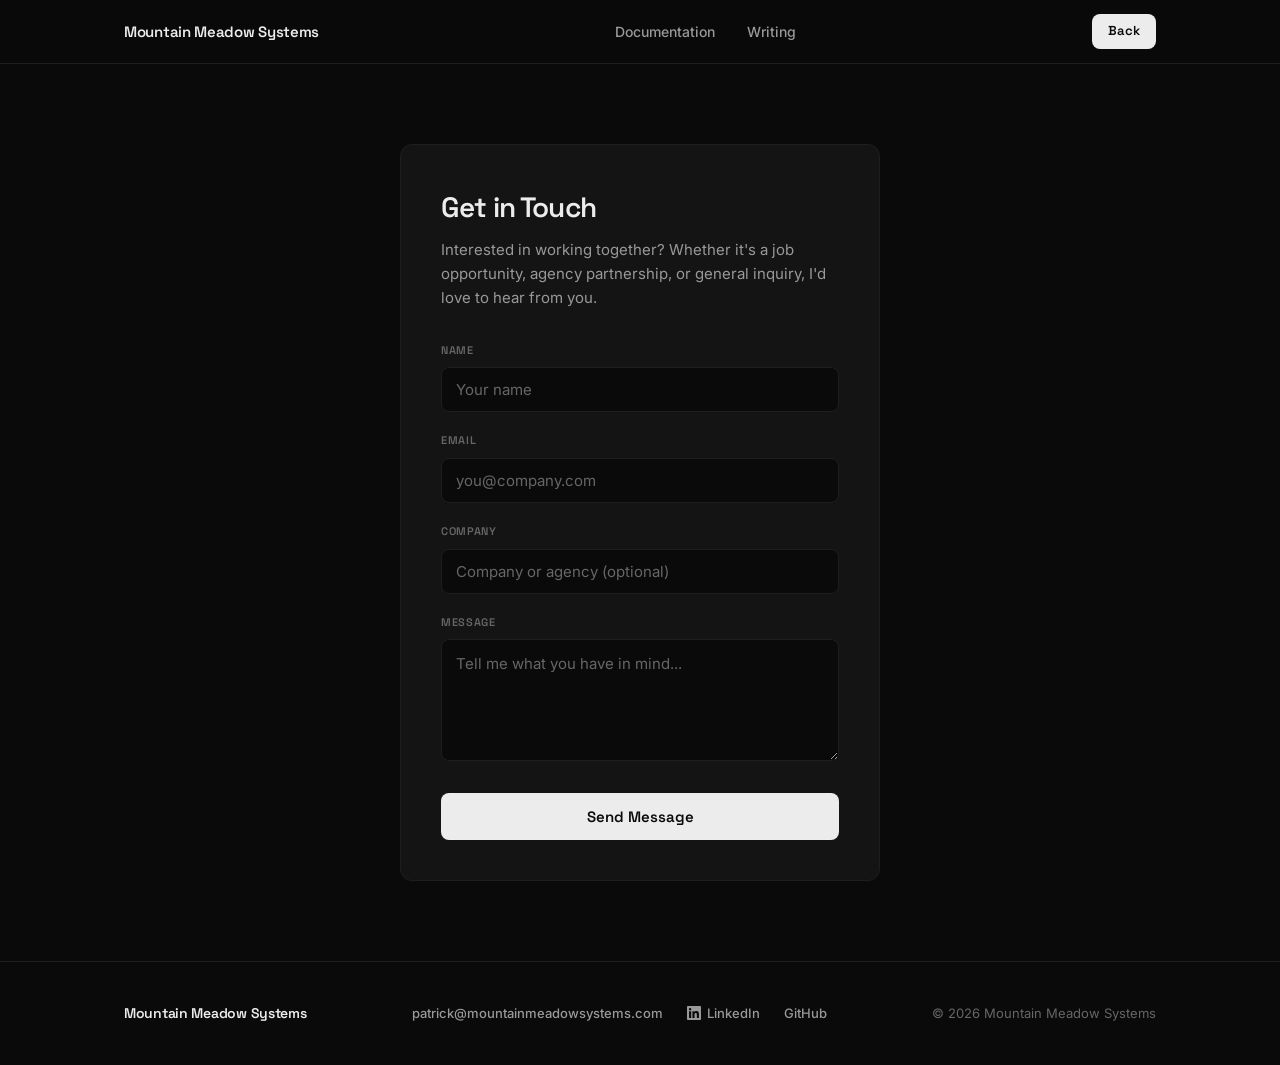
<file: contact.html>
<!DOCTYPE html>
<html lang="en">
<head>
    <meta charset="UTF-8">
    <meta name="viewport" content="width=device-width, initial-scale=1.0">
    <meta name="description" content="Get in touch with Patrick Kidwell — job opportunities, agency inquiries, and general contact.">
    <title>Contact | Mountain Meadow Systems</title>
    <link rel="icon" type="image/png" href="/favicon.png">
    <link rel="apple-touch-icon" href="/apple-touch-icon.png">
    <link rel="stylesheet" href="styles.css?v=5">
    <link rel="preconnect" href="https://fonts.googleapis.com">
    <link rel="preconnect" href="https://fonts.gstatic.com" crossorigin>
    <link href="https://fonts.googleapis.com/css2?family=Space+Grotesk:wght@500;600;700&family=Inter:wght@400;500;600&family=JetBrains+Mono:wght@400;500&display=swap" rel="stylesheet">
</head>
<body>

    <nav class="navbar">
        <div class="container">
            <a href="/" class="logo">
                <span class="logo-text">Mountain Meadow Systems</span>
            </a>
            <ul class="nav-links">
                <li><a href="/documentation">Documentation</a></li>
                <li><a href="/writing">Writing</a></li>
            </ul>
            <a href="/" class="btn btn-nav">Back</a>
            <button class="nav-toggle" aria-label="Menu"><span></span><span></span><span></span></button>
        </div>
    </nav>

    <main class="demo-page">
        <div class="container">
            <div class="form-card">
                <h1>Get in Touch</h1>
                <p class="form-subtitle">Interested in working together? Whether it's a job opportunity, agency partnership, or general inquiry, I'd love to hear from you.</p>
                <form action="https://formspree.io/f/xpqjoqvl" method="POST">
                    <div class="form-group">
                        <label class="form-label" for="name">Name</label>
                        <input class="form-input" type="text" id="name" name="name" required placeholder="Your name">
                    </div>
                    <div class="form-group">
                        <label class="form-label" for="email">Email</label>
                        <input class="form-input" type="email" id="email" name="email" required placeholder="you@company.com">
                    </div>
                    <div class="form-group">
                        <label class="form-label" for="company">Company</label>
                        <input class="form-input" type="text" id="company" name="company" placeholder="Company or agency (optional)">
                    </div>
                    <div class="form-group">
                        <label class="form-label" for="message">Message</label>
                        <textarea class="form-textarea" id="message" name="message" rows="4" placeholder="Tell me what you have in mind..."></textarea>
                    </div>
                    <button type="submit" class="btn btn-primary form-submit">Send Message</button>
                </form>
            </div>
        </div>
    </main>

    <footer class="footer">
        <div class="container">
            <div class="footer-row">
                <div class="footer-left">
                    <div class="footer-brand">
                        <span>Mountain Meadow Systems</span>
                    </div>
                </div>
                <div class="footer-contact">
                    <a href="mailto:patrick@mountainmeadowsystems.com" class="footer-link">patrick@mountainmeadowsystems.com</a>
                    <a href="https://www.linkedin.com/in/ptkidwell" target="_blank" rel="noopener" class="footer-link footer-linkedin">
                        <svg xmlns="http://www.w3.org/2000/svg" width="14" height="14" viewBox="0 0 24 24" fill="currentColor"><path d="M20.447 20.452h-3.554v-5.569c0-1.328-.027-3.037-1.852-3.037-1.853 0-2.136 1.445-2.136 2.939v5.667H9.351V9h3.414v1.561h.046c.477-.9 1.637-1.85 3.37-1.85 3.601 0 4.267 2.37 4.267 5.455v6.286zM5.337 7.433a2.062 2.062 0 01-2.063-2.065 2.064 2.064 0 112.063 2.065zm1.782 13.019H3.555V9h3.564v11.452zM22.225 0H1.771C.792 0 0 .774 0 1.729v20.542C0 23.227.792 24 1.771 24h20.451C23.2 24 24 23.227 24 22.271V1.729C24 .774 23.2 0 22.222 0h.003z"/></svg>
                        LinkedIn
                    </a>
                    <a href="https://github.com/pkidwell22" target="_blank" rel="noopener" class="footer-link">GitHub</a>
                </div>
                <p class="footer-copy">&copy; 2026 Mountain Meadow Systems</p>
            </div>
        </div>
    </footer>

    <script>document.querySelector('.nav-toggle').addEventListener('click',function(){document.querySelector('.navbar').classList.toggle('open')});</script>
</body>
</html>
</file>
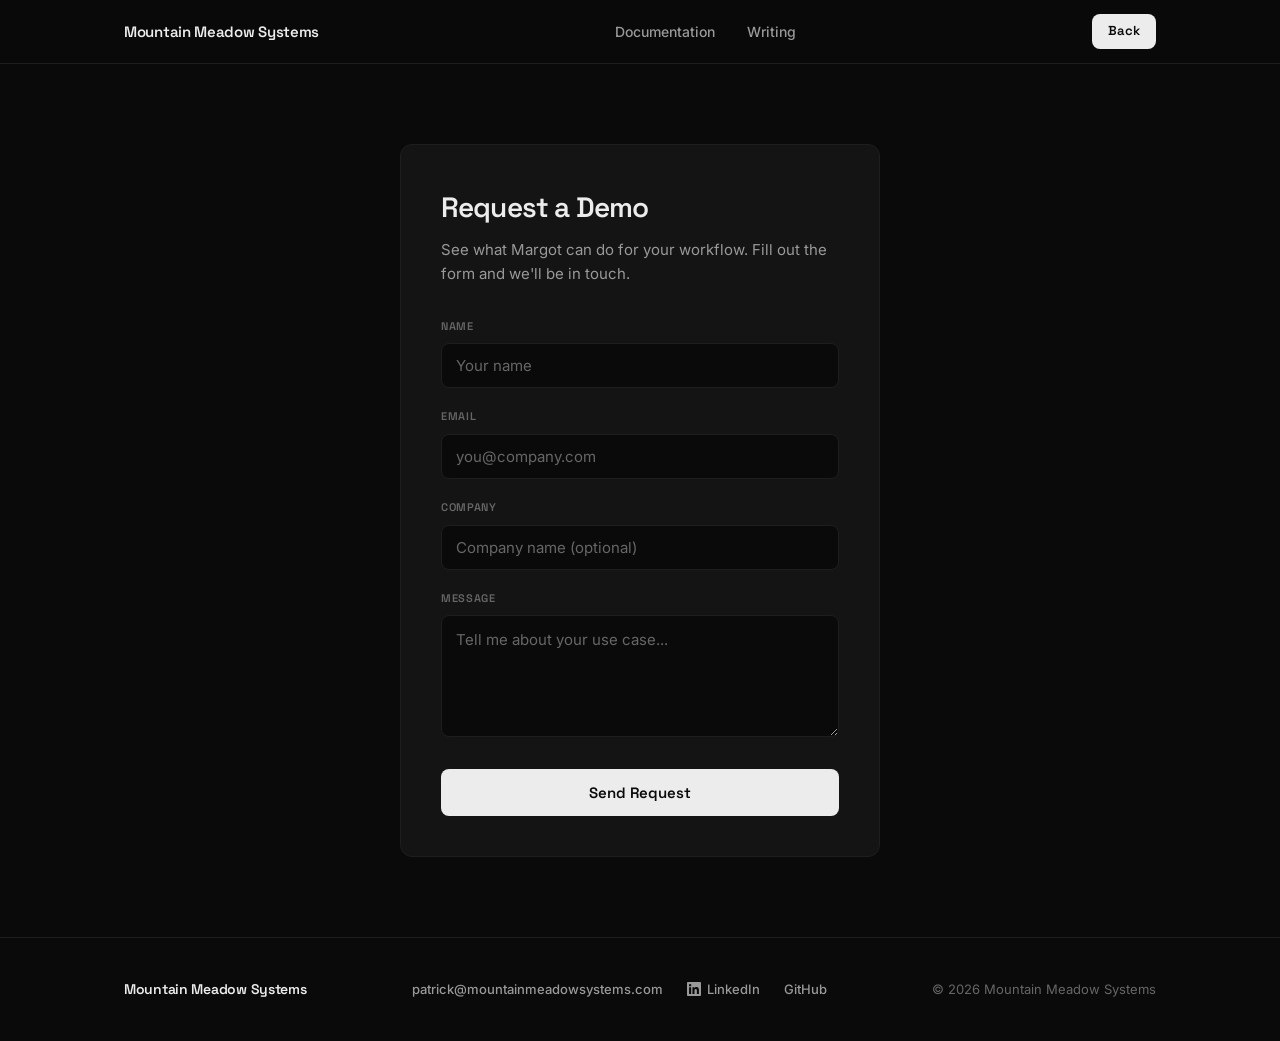
<file: demo.html>
<!DOCTYPE html>
<html lang="en">
<head>
    <meta charset="UTF-8">
    <meta name="viewport" content="width=device-width, initial-scale=1.0">
    <meta name="description" content="Request a demo of Margot, a multi-agent AI desktop assistant by Mountain Meadow Systems.">
    <title>Request a Demo | Margot</title>
    <link rel="icon" type="image/png" href="/favicon.png">
    <link rel="apple-touch-icon" href="/apple-touch-icon.png">
    <link rel="stylesheet" href="styles.css?v=5">
    <link rel="preconnect" href="https://fonts.googleapis.com">
    <link rel="preconnect" href="https://fonts.gstatic.com" crossorigin>
    <link href="https://fonts.googleapis.com/css2?family=Space+Grotesk:wght@500;600;700&family=Inter:wght@400;500;600&family=JetBrains+Mono:wght@400;500&display=swap" rel="stylesheet">
</head>
<body>

    <nav class="navbar">
        <div class="container">
            <a href="/" class="logo">
                <span class="logo-text">Mountain Meadow Systems</span>
            </a>
            <ul class="nav-links">
                <li><a href="/documentation">Documentation</a></li>
                <li><a href="/writing">Writing</a></li>
            </ul>
            <a href="/" class="btn btn-nav">Back</a>
            <button class="nav-toggle" aria-label="Menu"><span></span><span></span><span></span></button>
        </div>
    </nav>

    <main class="demo-page">
        <div class="container">
            <div class="form-card">
                <h1>Request a Demo</h1>
                <p class="form-subtitle">See what Margot can do for your workflow. Fill out the form and we'll be in touch.</p>
                <form action="https://formspree.io/f/xkovpopp" method="POST">
                    <div class="form-group">
                        <label class="form-label" for="name">Name</label>
                        <input class="form-input" type="text" id="name" name="name" required placeholder="Your name">
                    </div>
                    <div class="form-group">
                        <label class="form-label" for="email">Email</label>
                        <input class="form-input" type="email" id="email" name="email" required placeholder="you@company.com">
                    </div>
                    <div class="form-group">
                        <label class="form-label" for="company">Company</label>
                        <input class="form-input" type="text" id="company" name="company" placeholder="Company name (optional)">
                    </div>
                    <div class="form-group">
                        <label class="form-label" for="message">Message</label>
                        <textarea class="form-textarea" id="message" name="message" rows="4" placeholder="Tell me about your use case..."></textarea>
                    </div>
                    <button type="submit" class="btn btn-primary form-submit">Send Request</button>
                </form>
            </div>
        </div>
    </main>

    <footer class="footer">
        <div class="container">
            <div class="footer-row">
                <div class="footer-left">
                    <div class="footer-brand">
                        <span>Mountain Meadow Systems</span>
                    </div>
                </div>
                <div class="footer-contact">
                    <a href="mailto:patrick@mountainmeadowsystems.com" class="footer-link">patrick@mountainmeadowsystems.com</a>
                    <a href="https://www.linkedin.com/in/ptkidwell" target="_blank" rel="noopener" class="footer-link footer-linkedin">
                        <svg xmlns="http://www.w3.org/2000/svg" width="14" height="14" viewBox="0 0 24 24" fill="currentColor"><path d="M20.447 20.452h-3.554v-5.569c0-1.328-.027-3.037-1.852-3.037-1.853 0-2.136 1.445-2.136 2.939v5.667H9.351V9h3.414v1.561h.046c.477-.9 1.637-1.85 3.37-1.85 3.601 0 4.267 2.37 4.267 5.455v6.286zM5.337 7.433a2.062 2.062 0 01-2.063-2.065 2.064 2.064 0 112.063 2.065zm1.782 13.019H3.555V9h3.564v11.452zM22.225 0H1.771C.792 0 0 .774 0 1.729v20.542C0 23.227.792 24 1.771 24h20.451C23.2 24 24 23.227 24 22.271V1.729C24 .774 23.2 0 22.222 0h.003z"/></svg>
                        LinkedIn
                    </a>
                    <a href="https://github.com/pkidwell22" target="_blank" rel="noopener" class="footer-link">GitHub</a>
                </div>
                <p class="footer-copy">&copy; 2026 Mountain Meadow Systems</p>
            </div>
        </div>
    </footer>

    <script>document.querySelector('.nav-toggle').addEventListener('click',function(){document.querySelector('.navbar').classList.toggle('open')});</script>
</body>
</html>
</file>
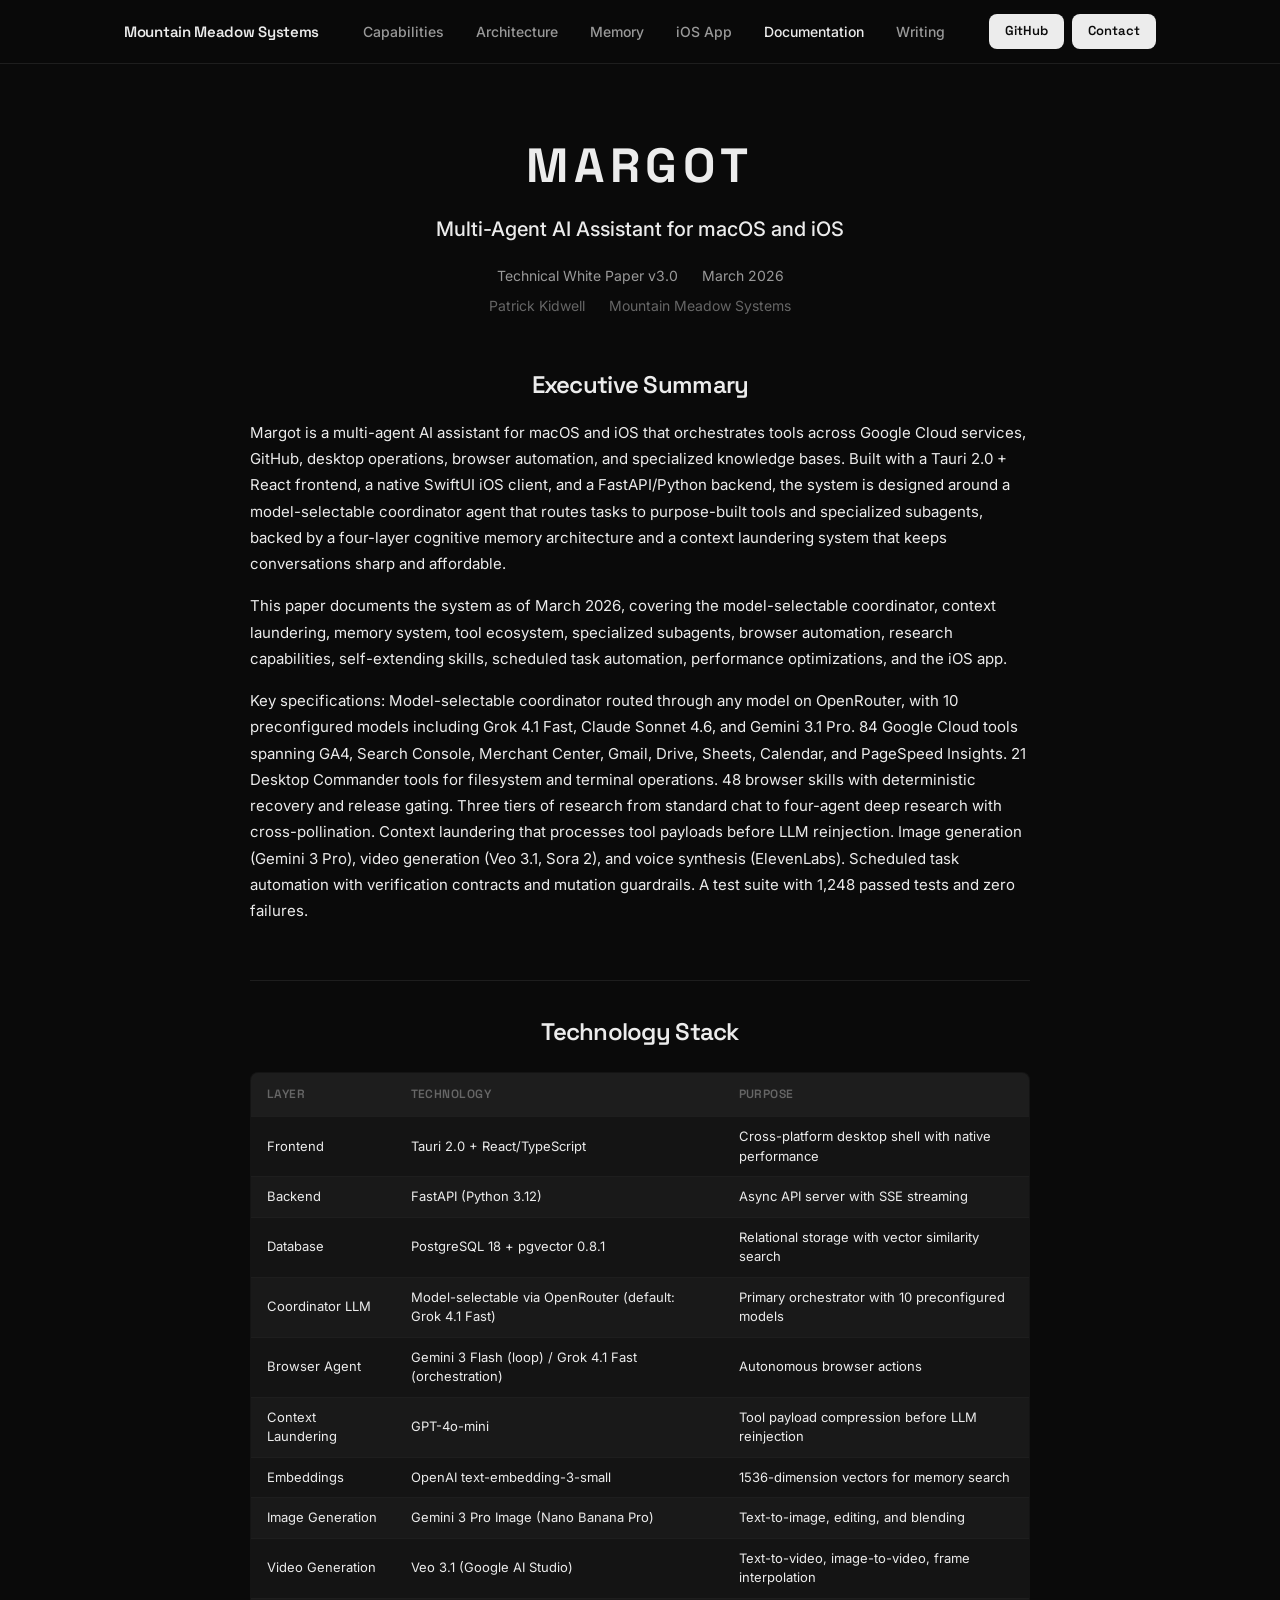
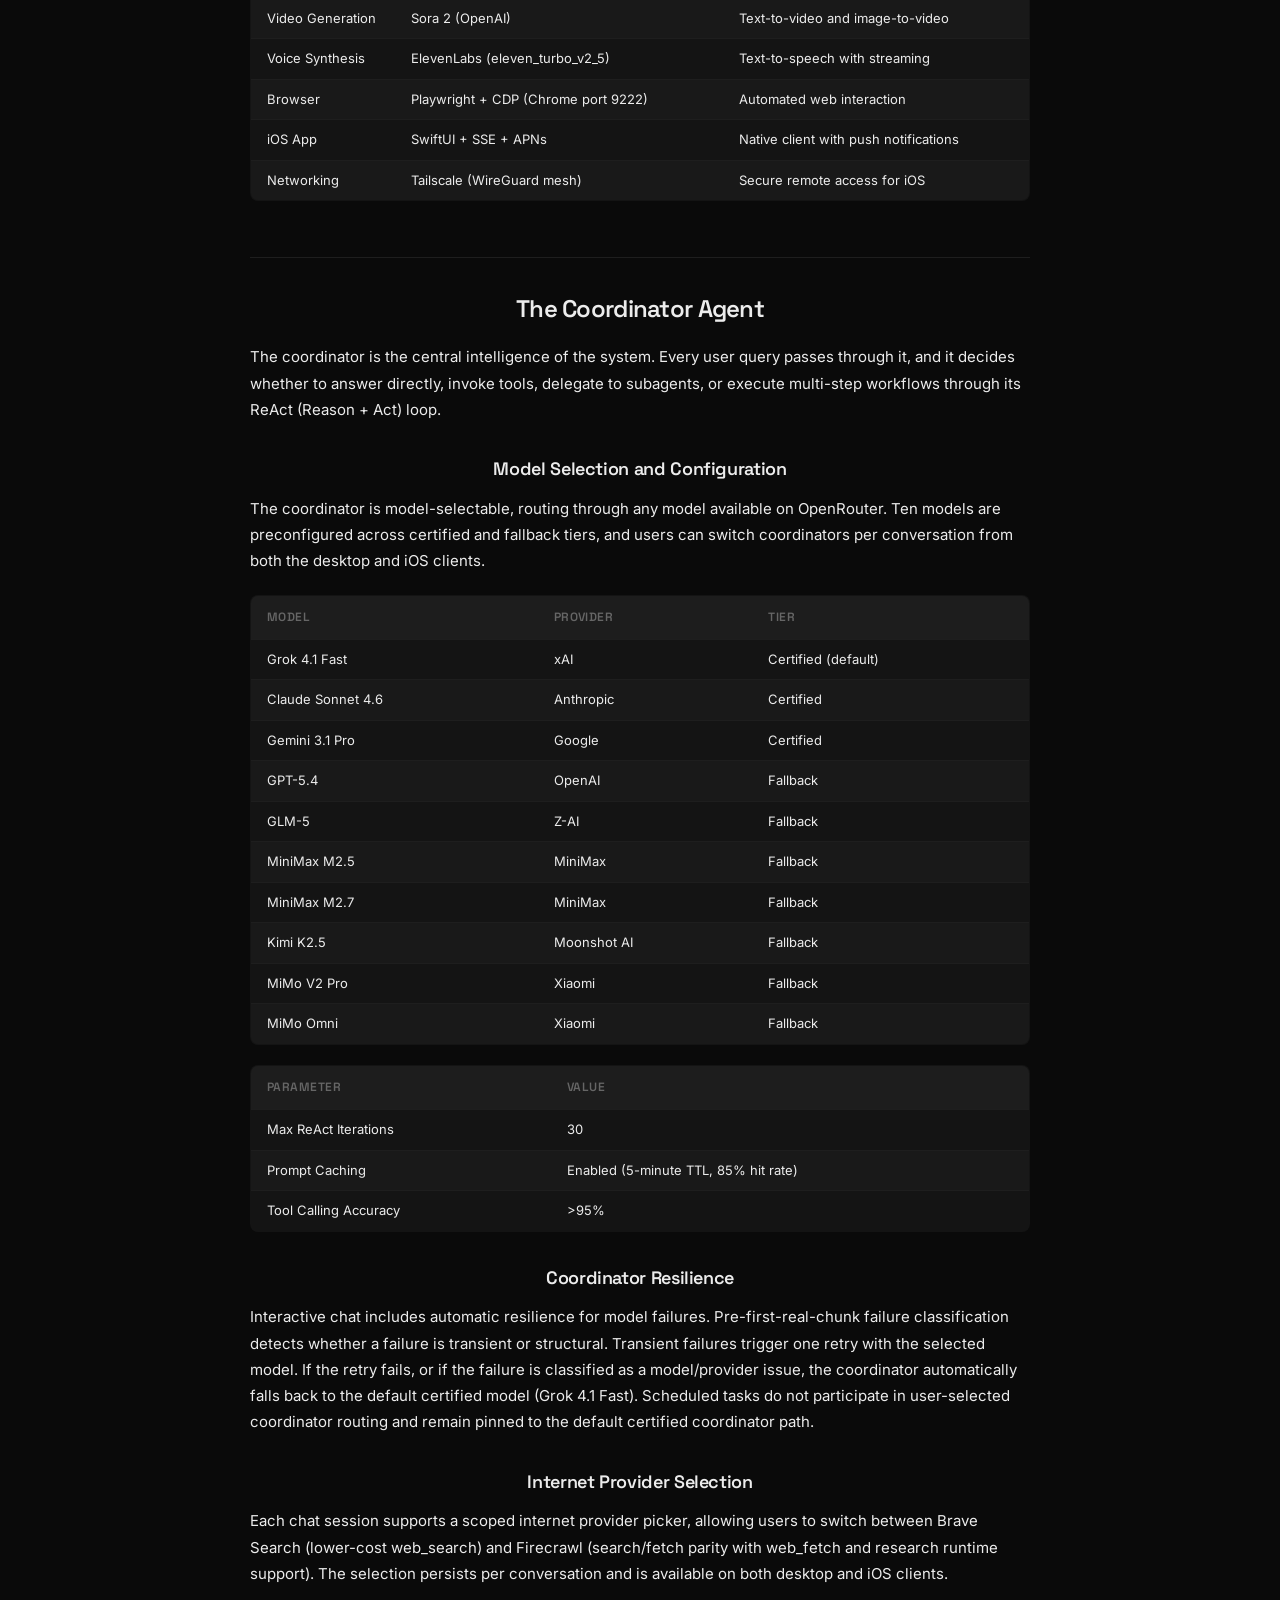
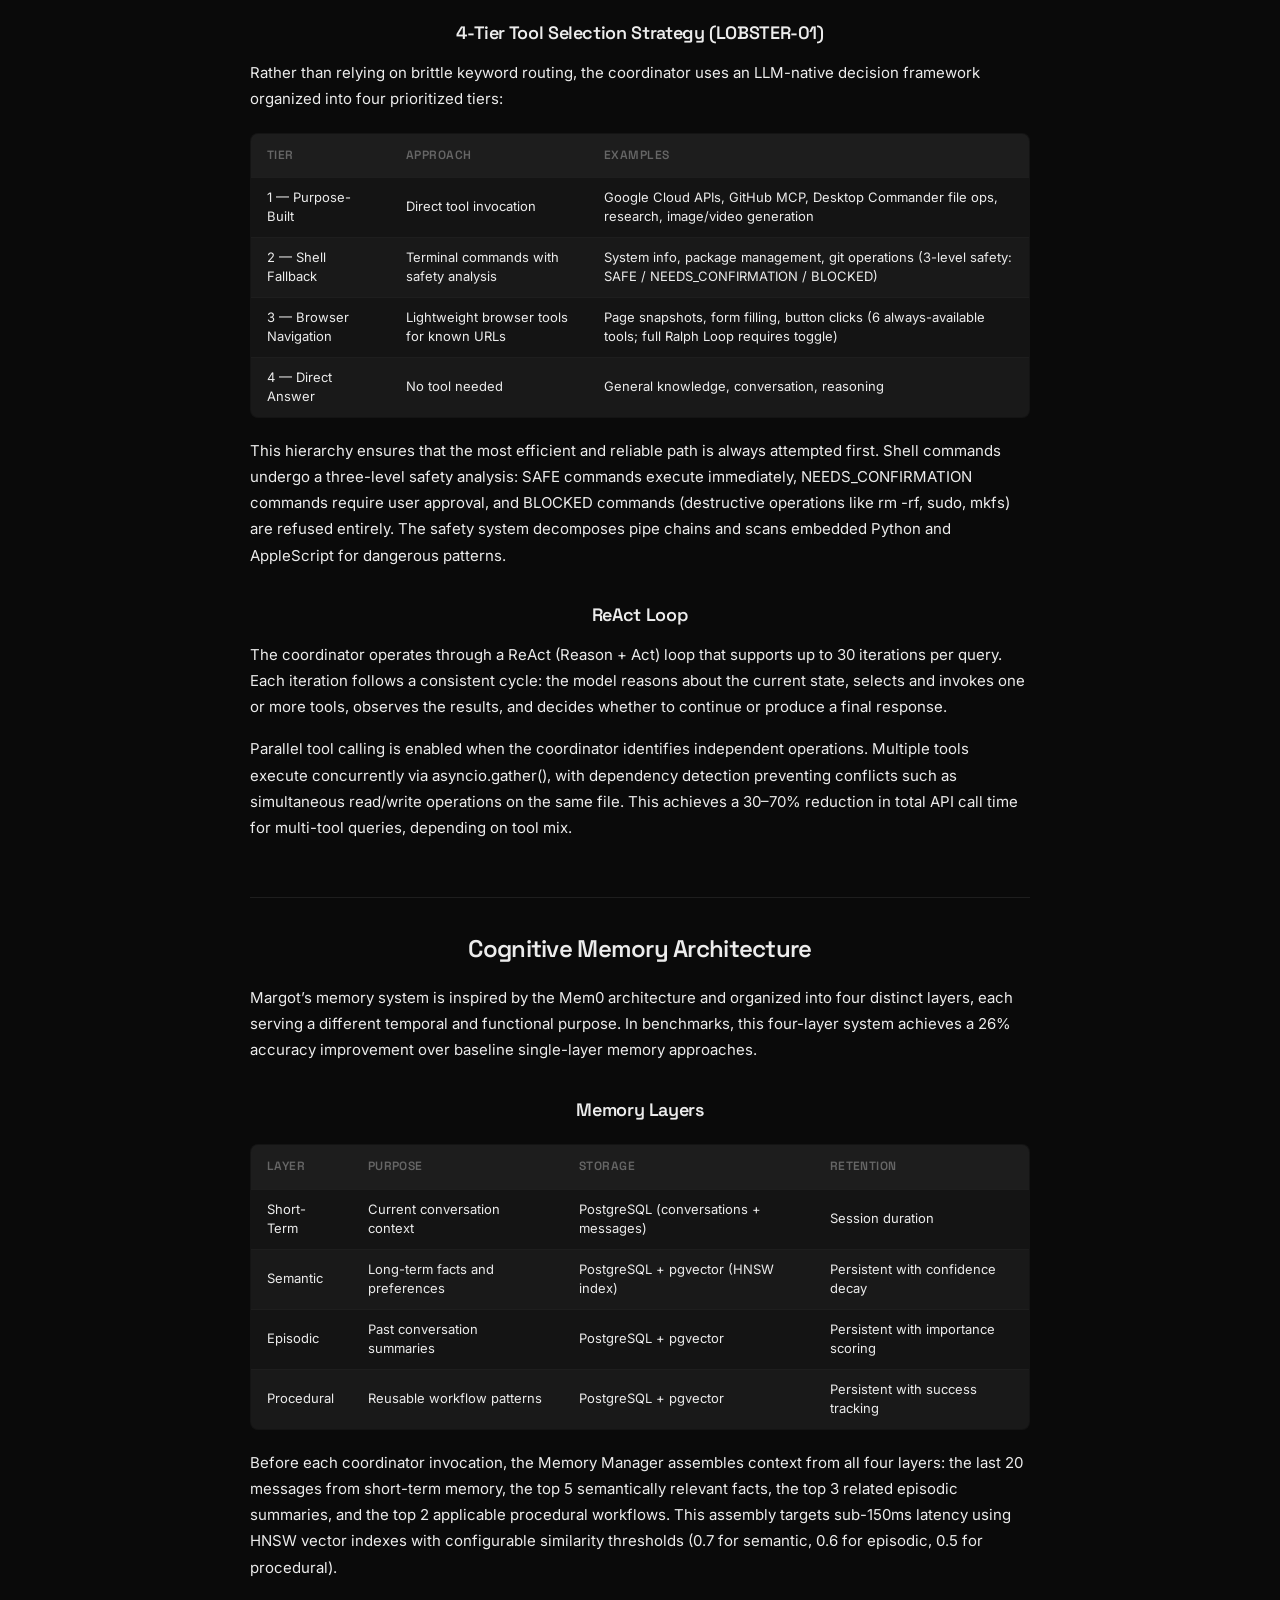
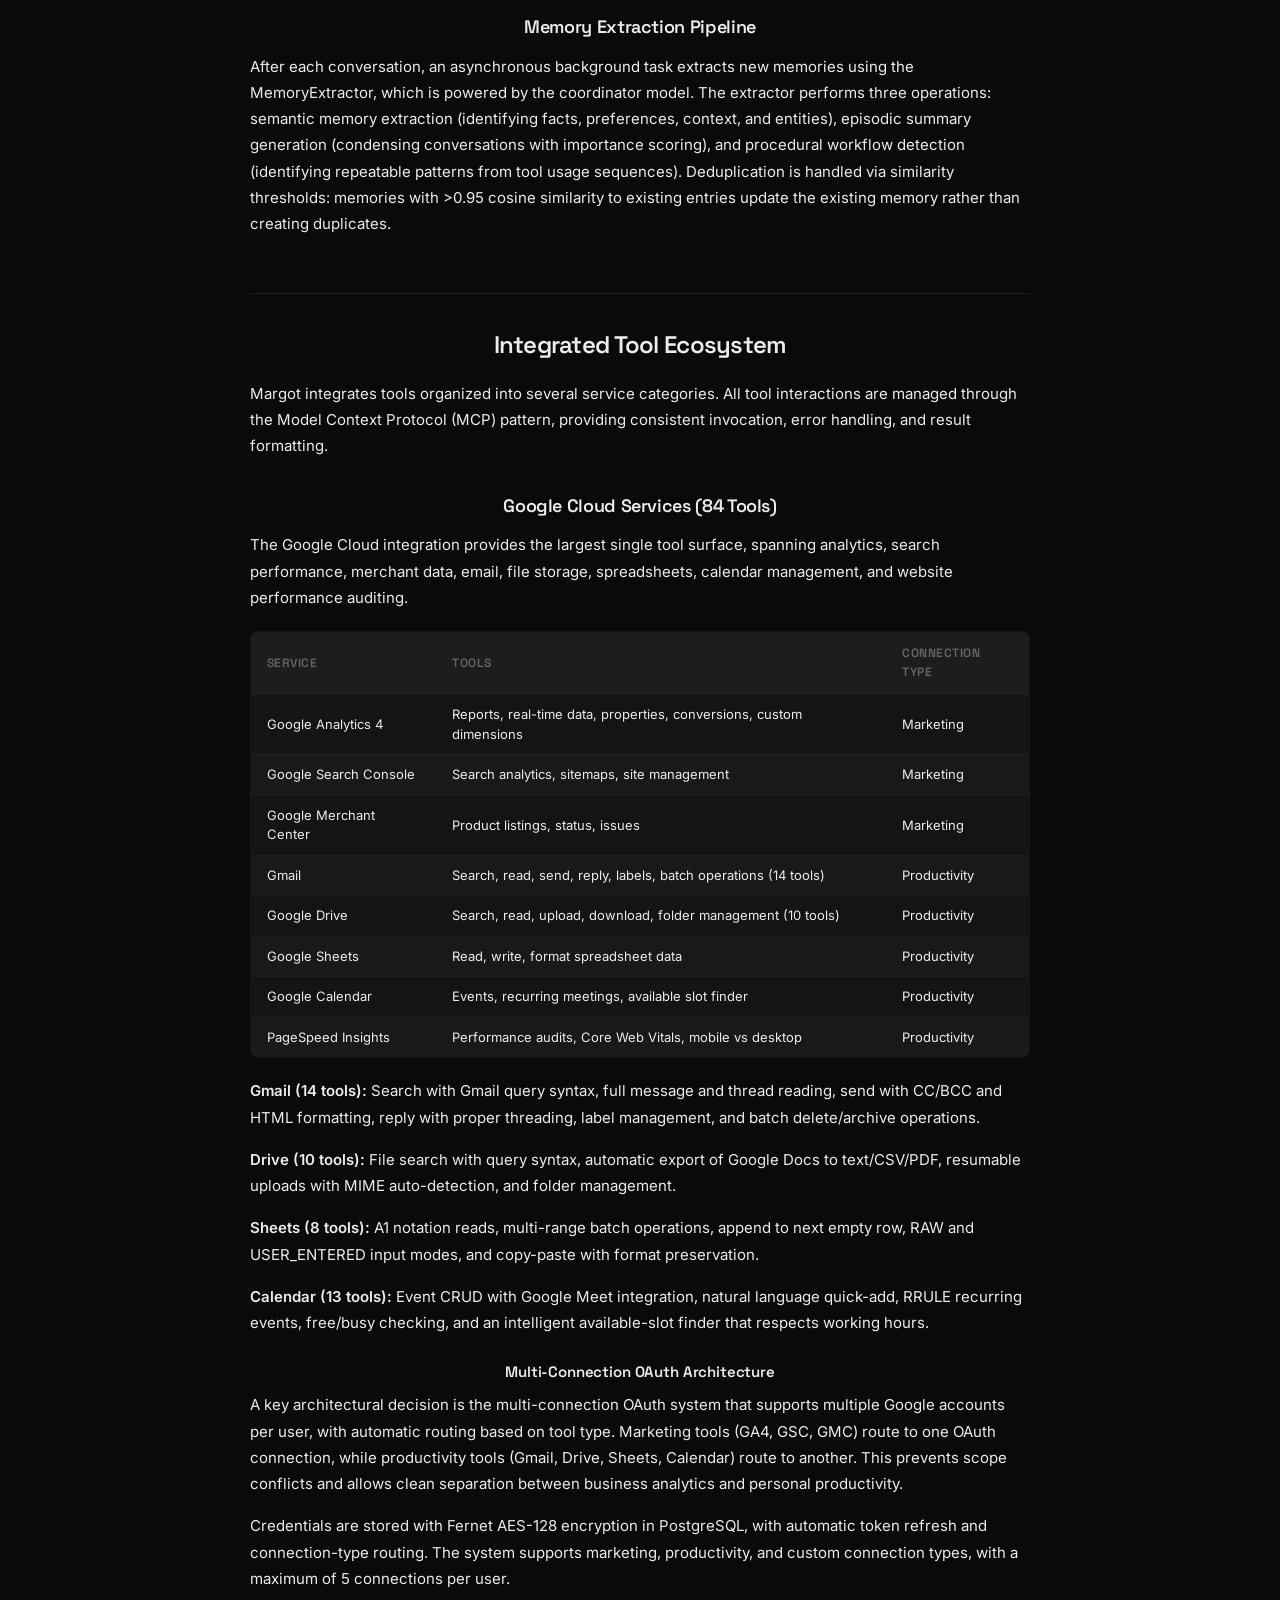
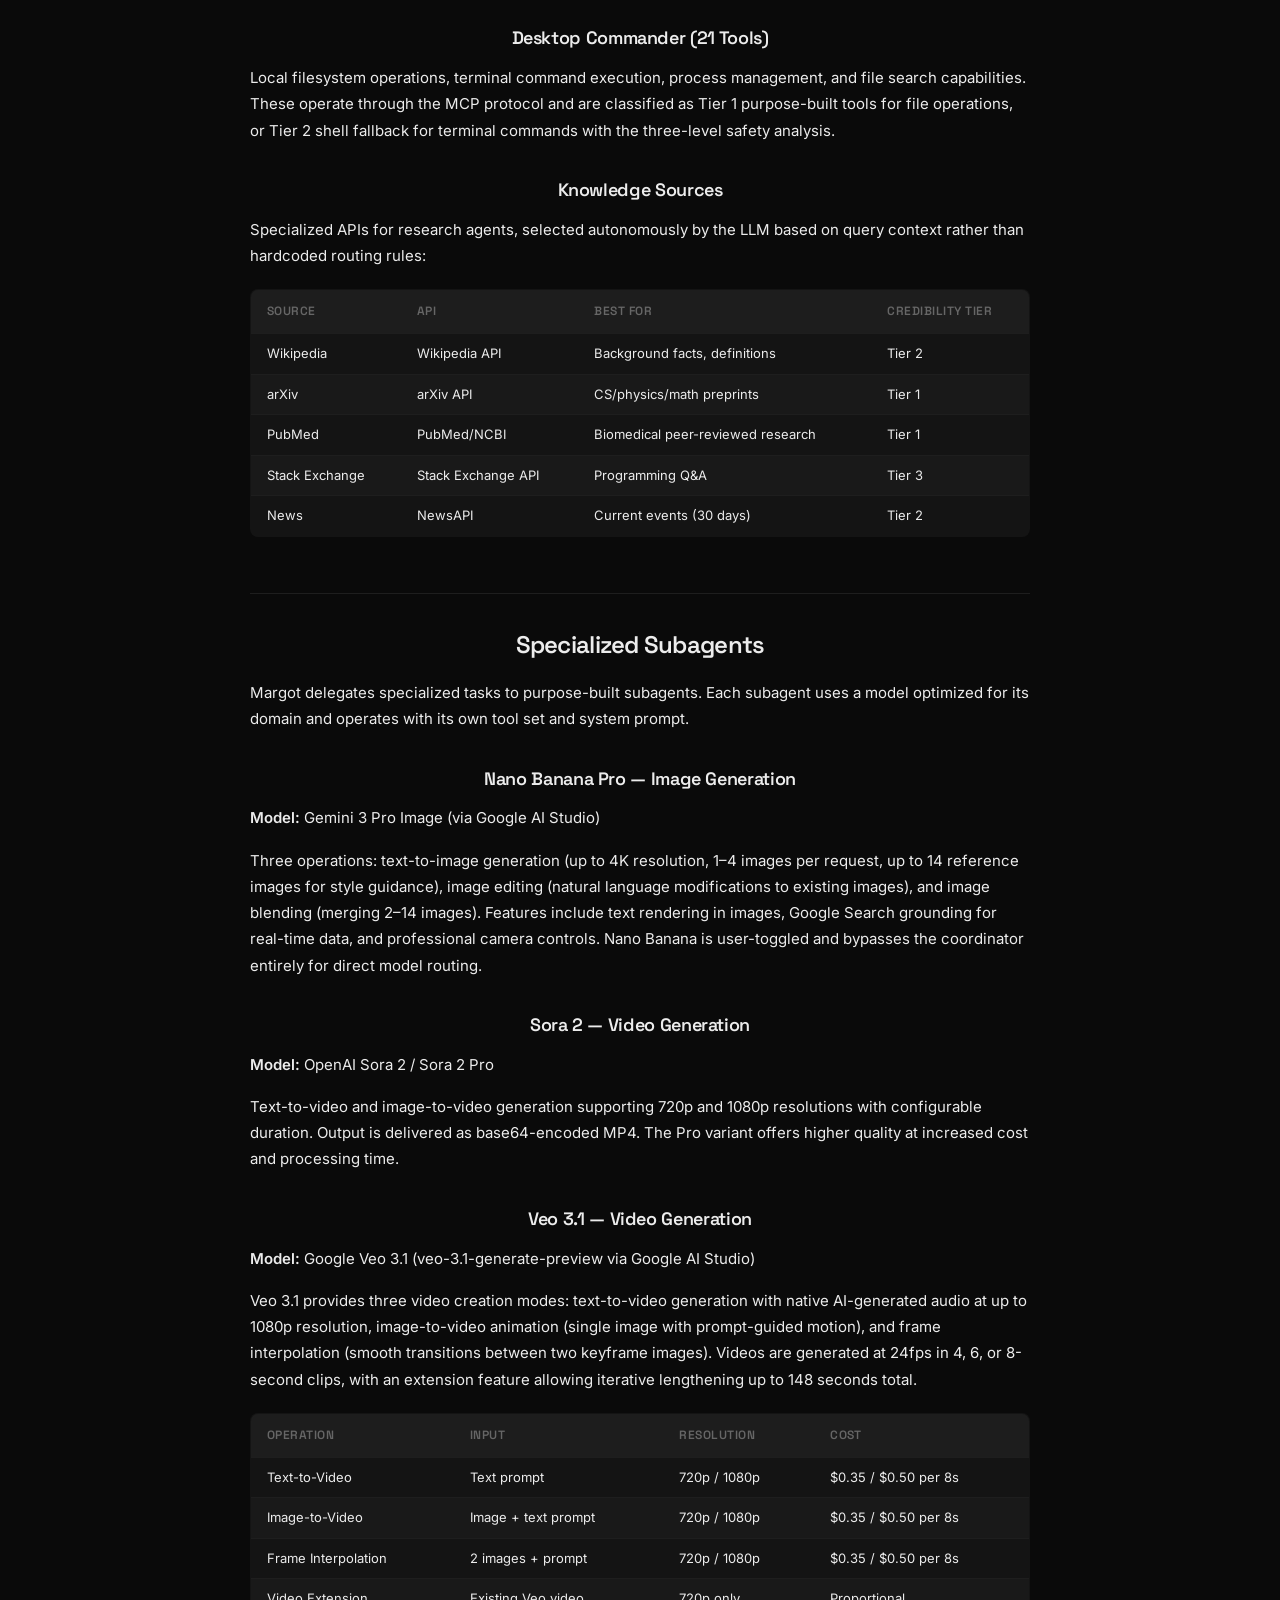
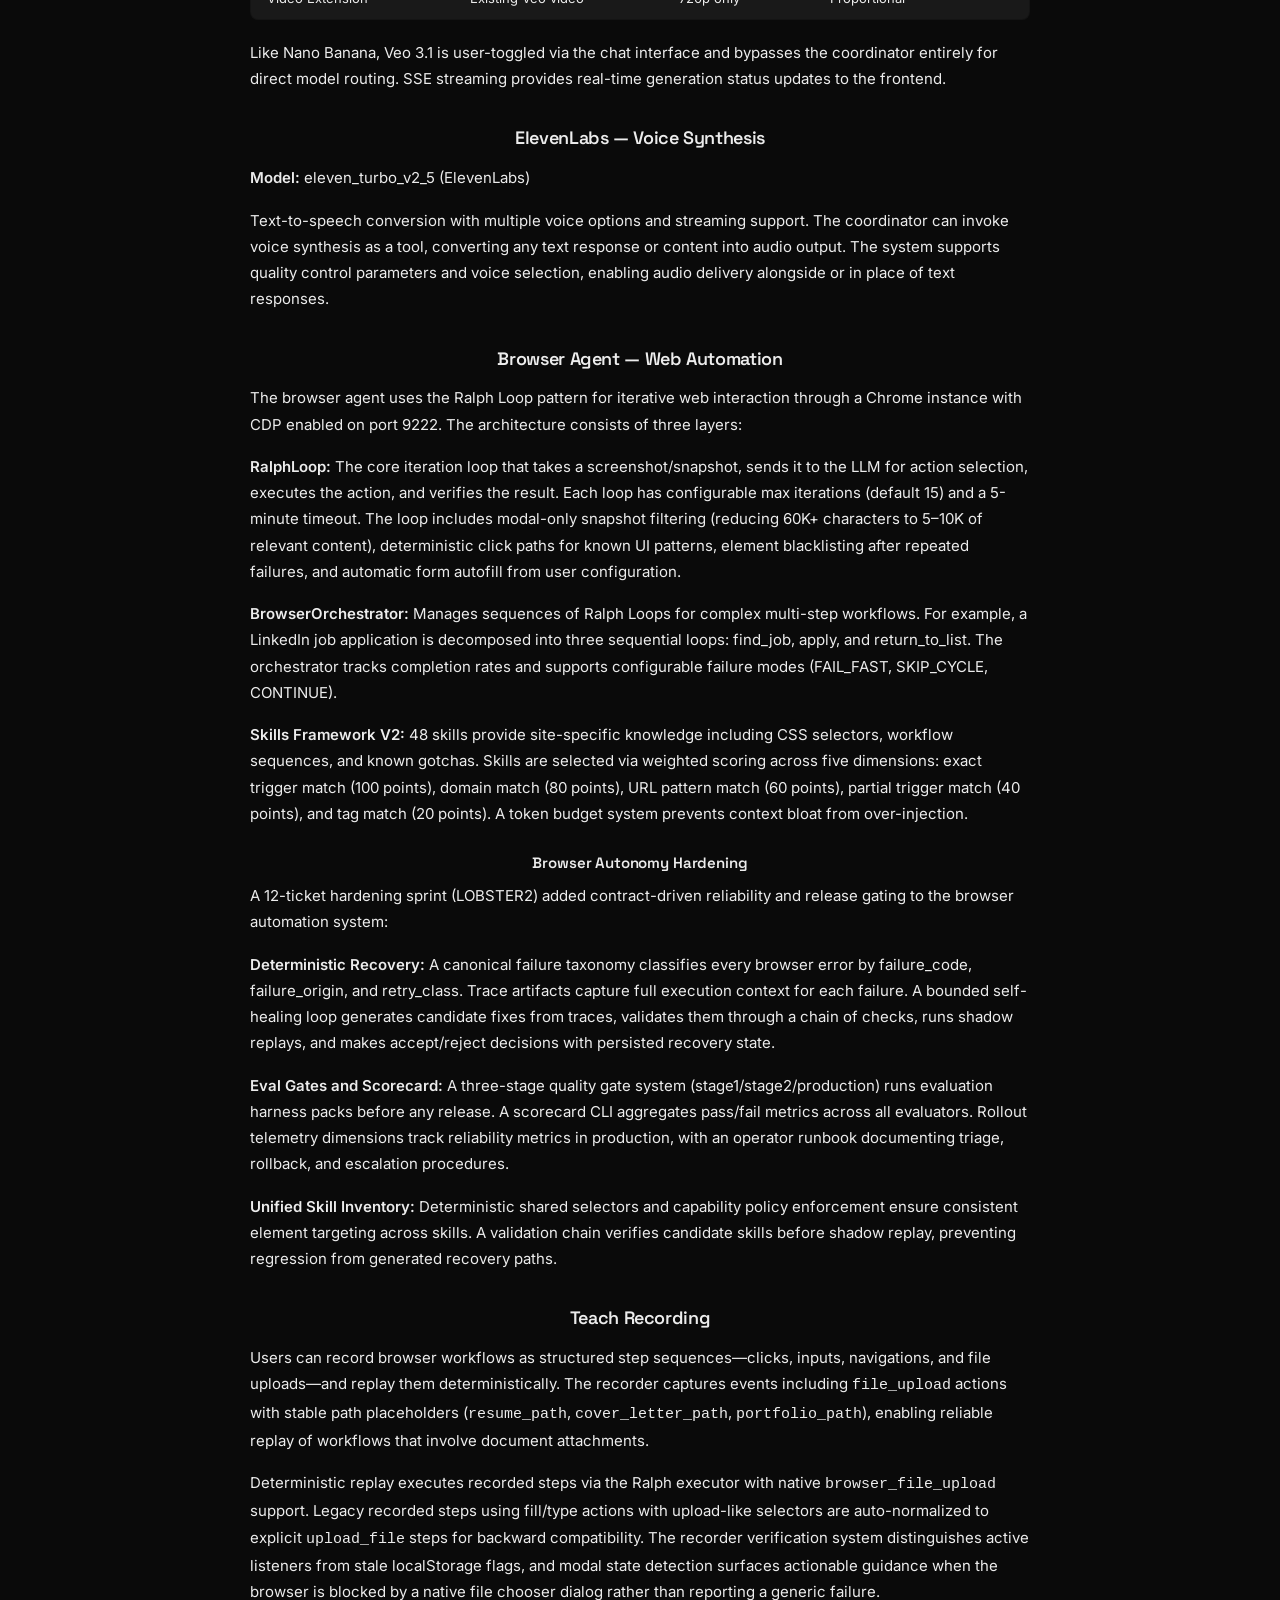
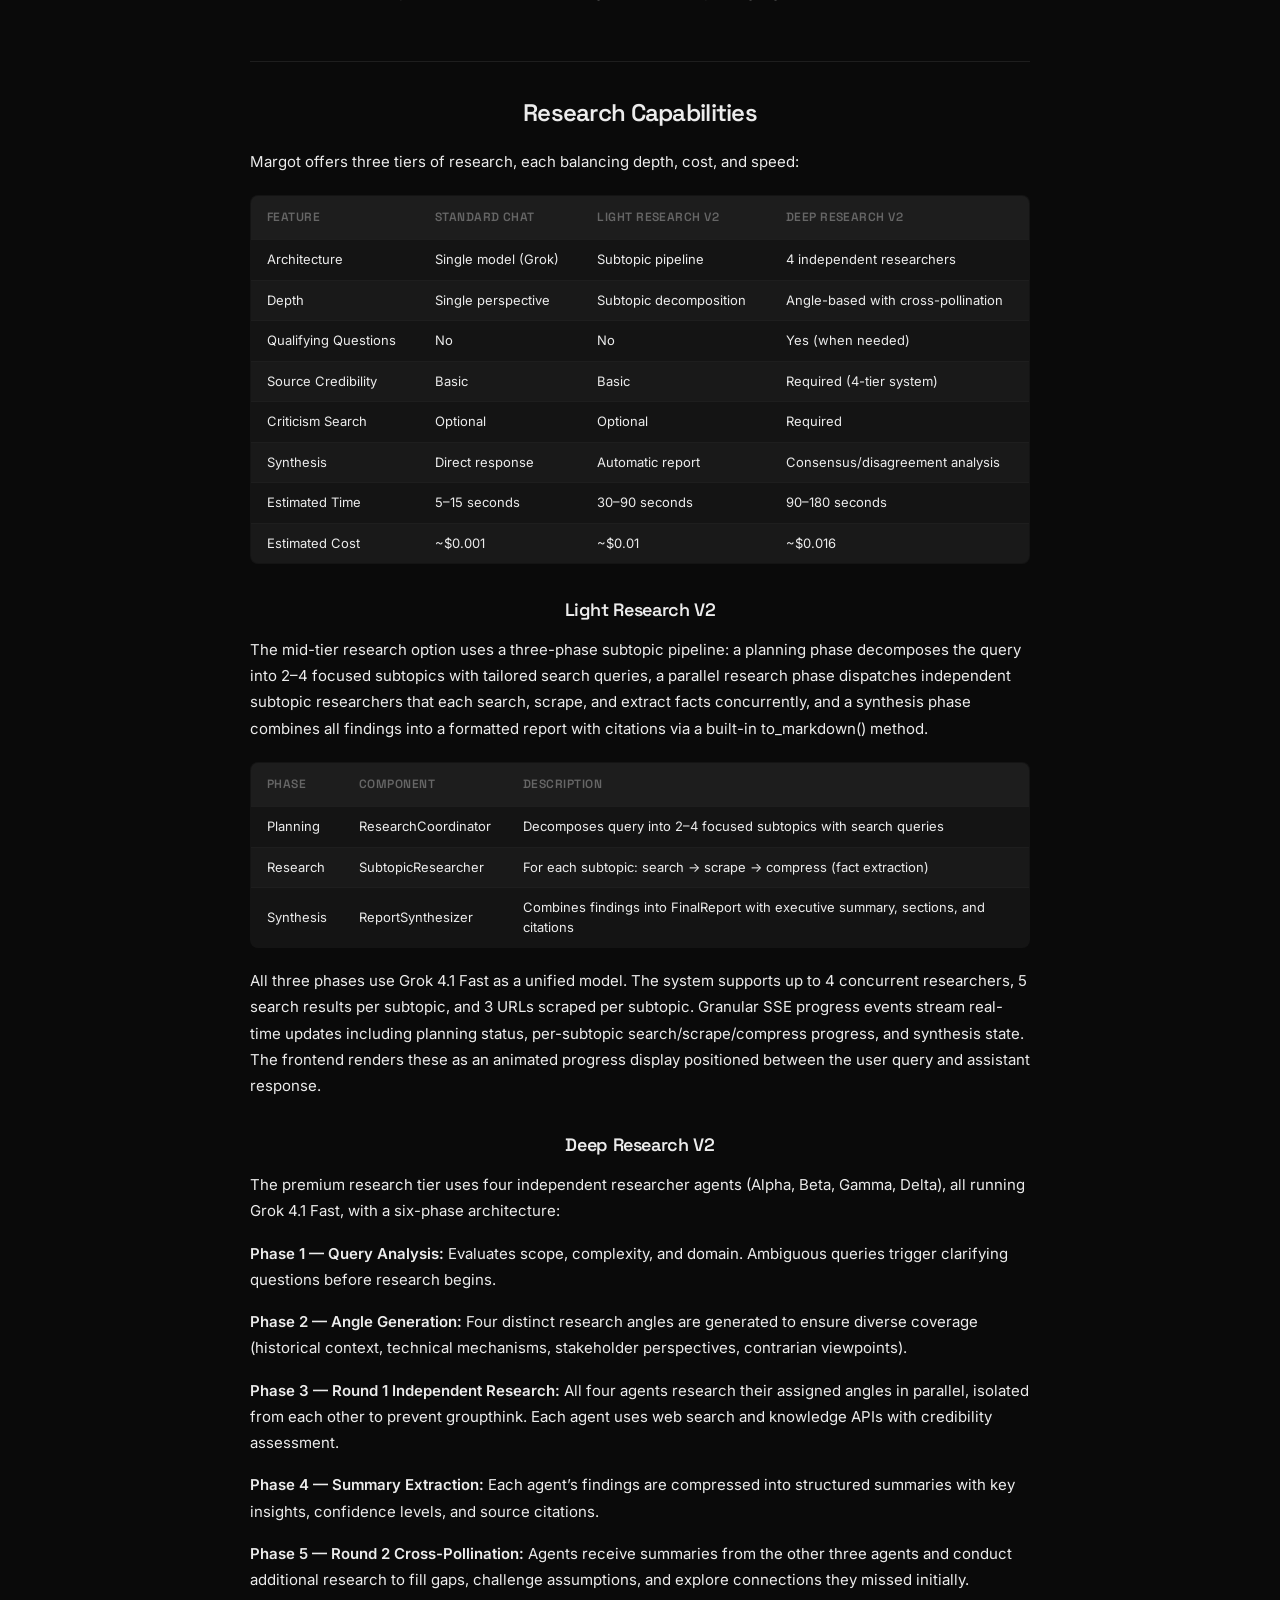
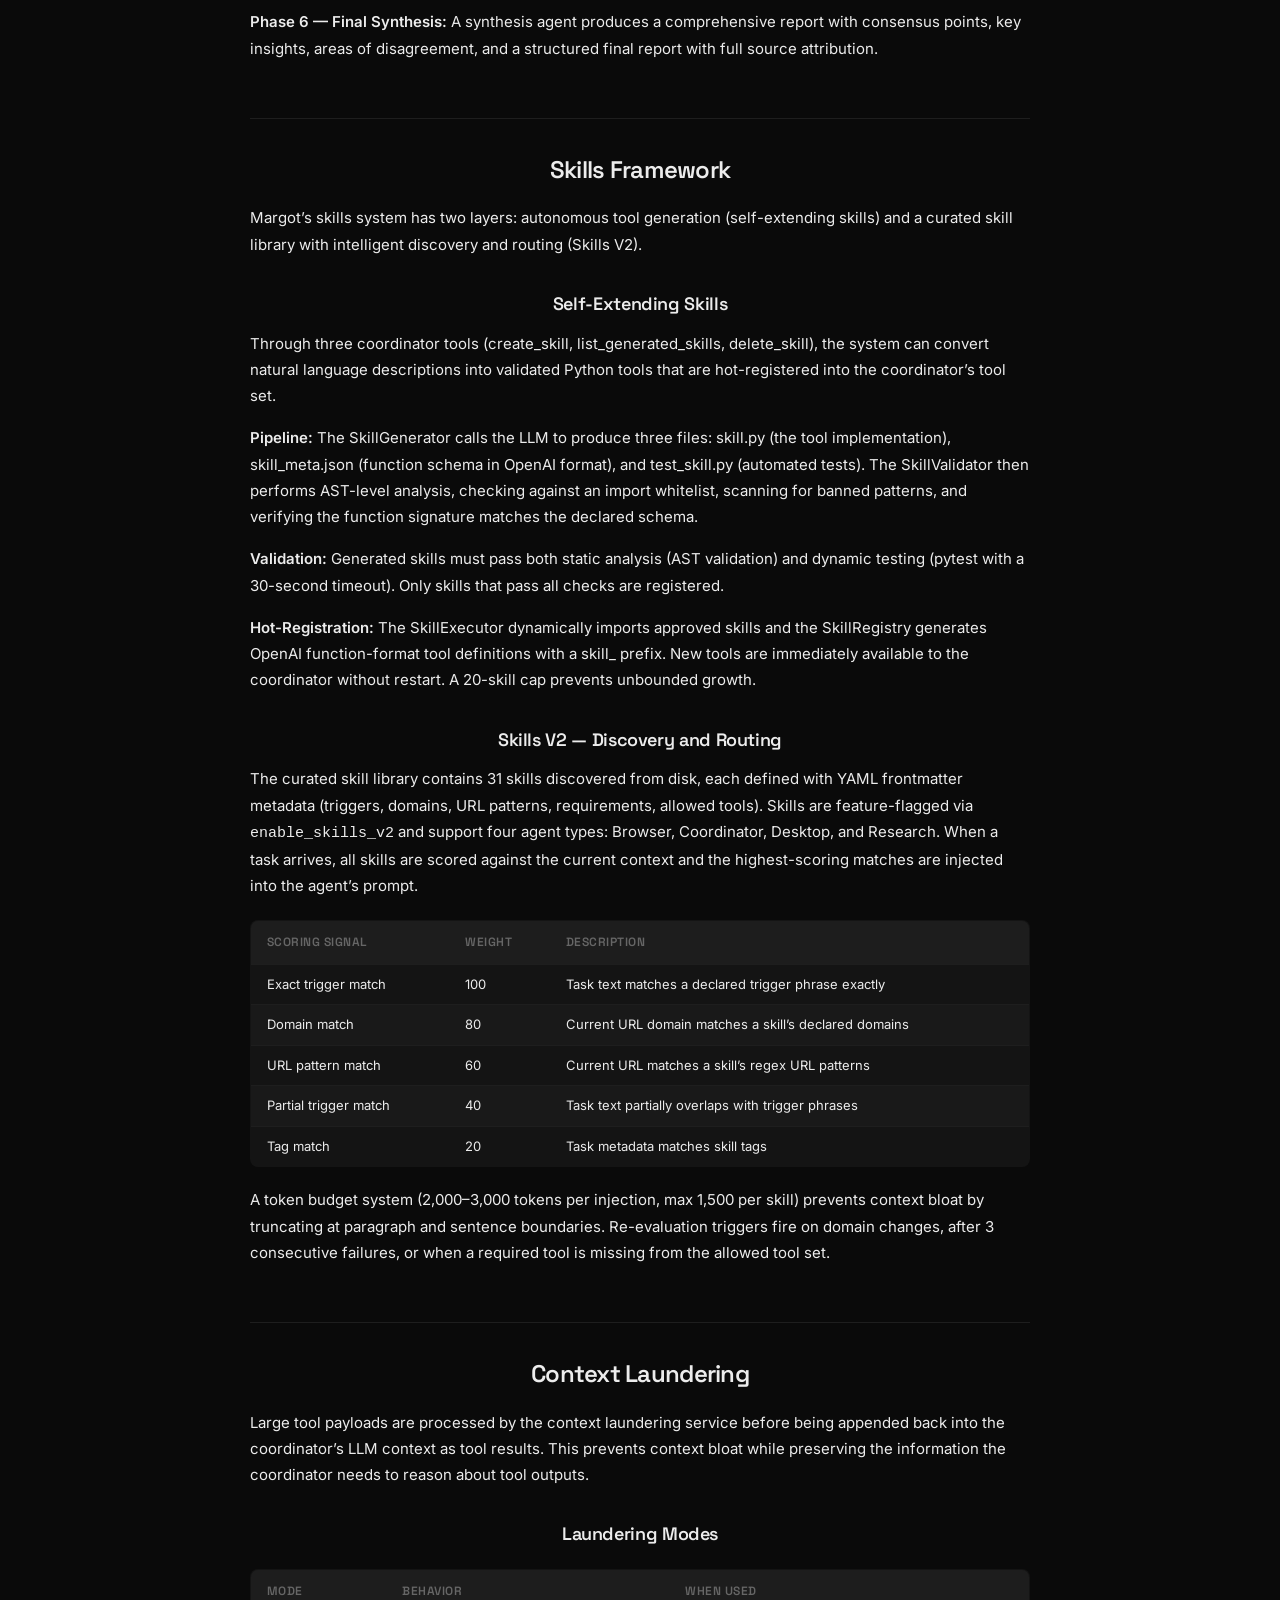
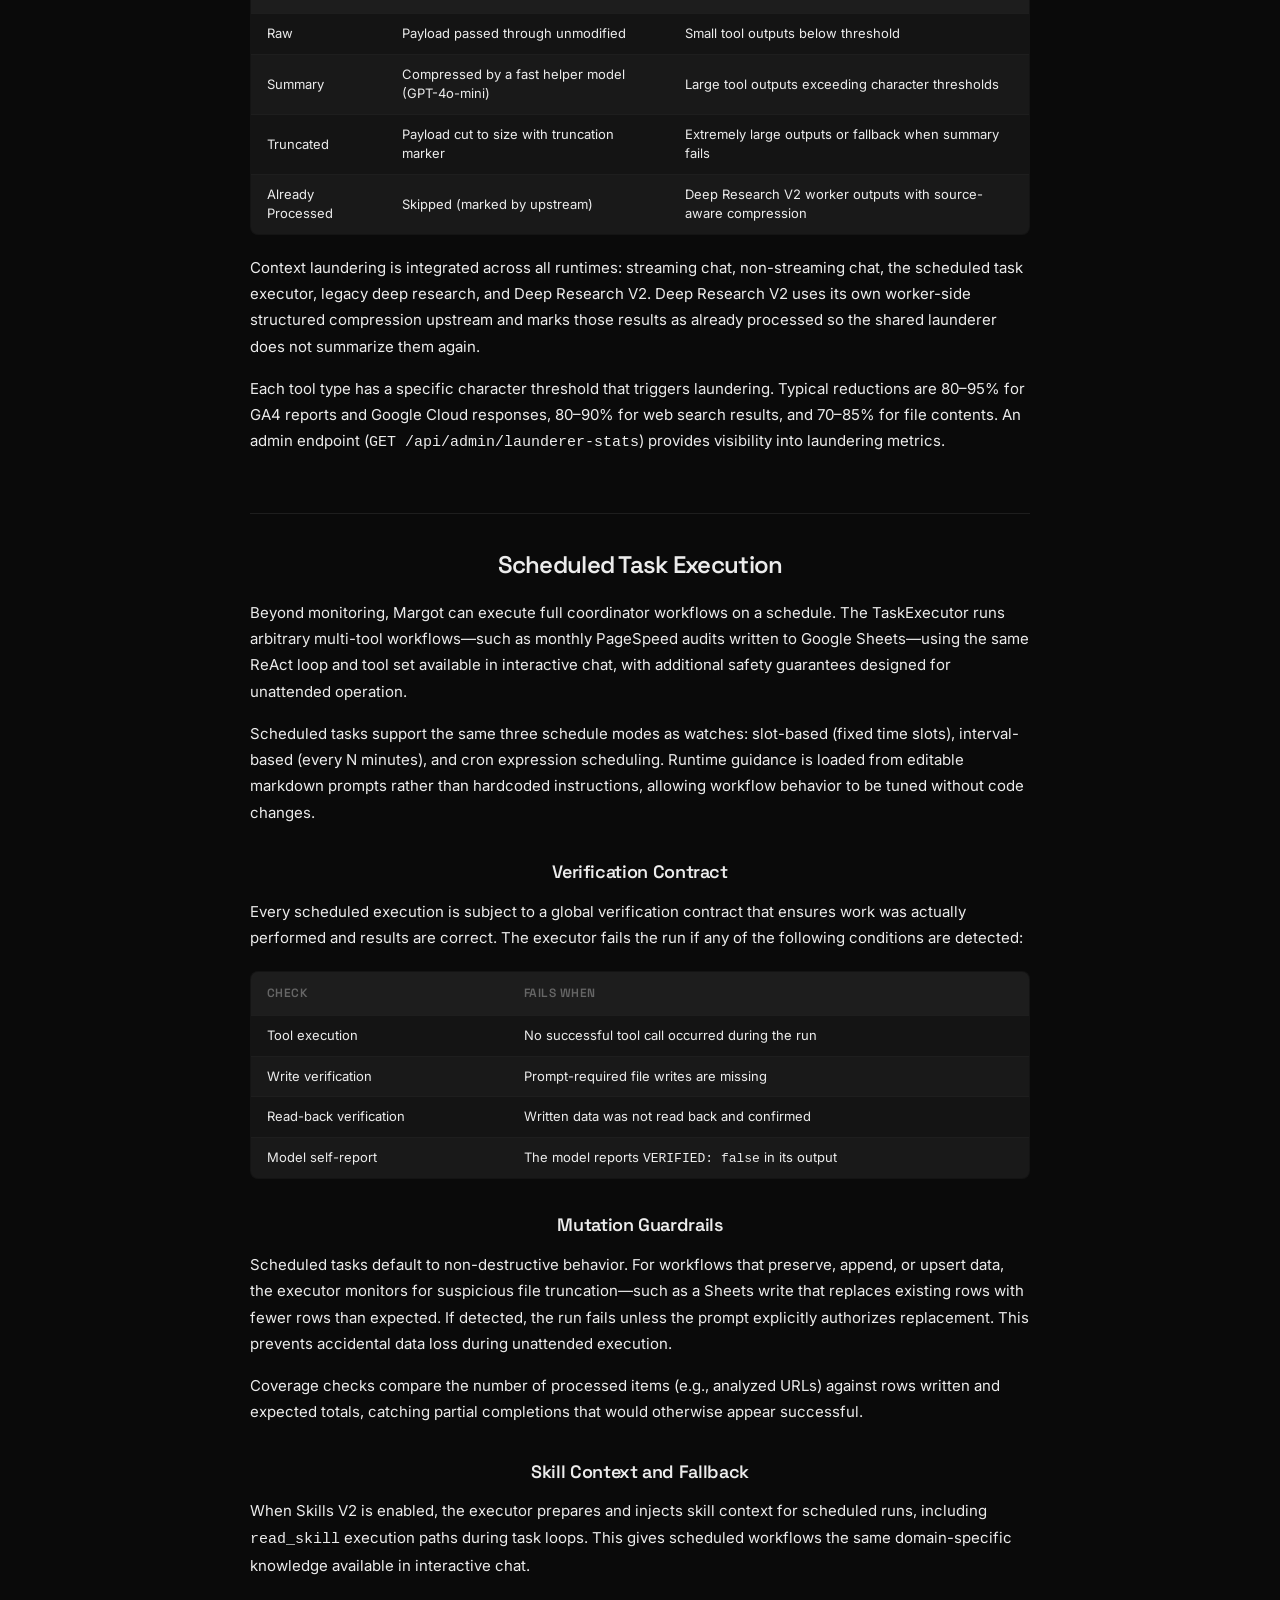
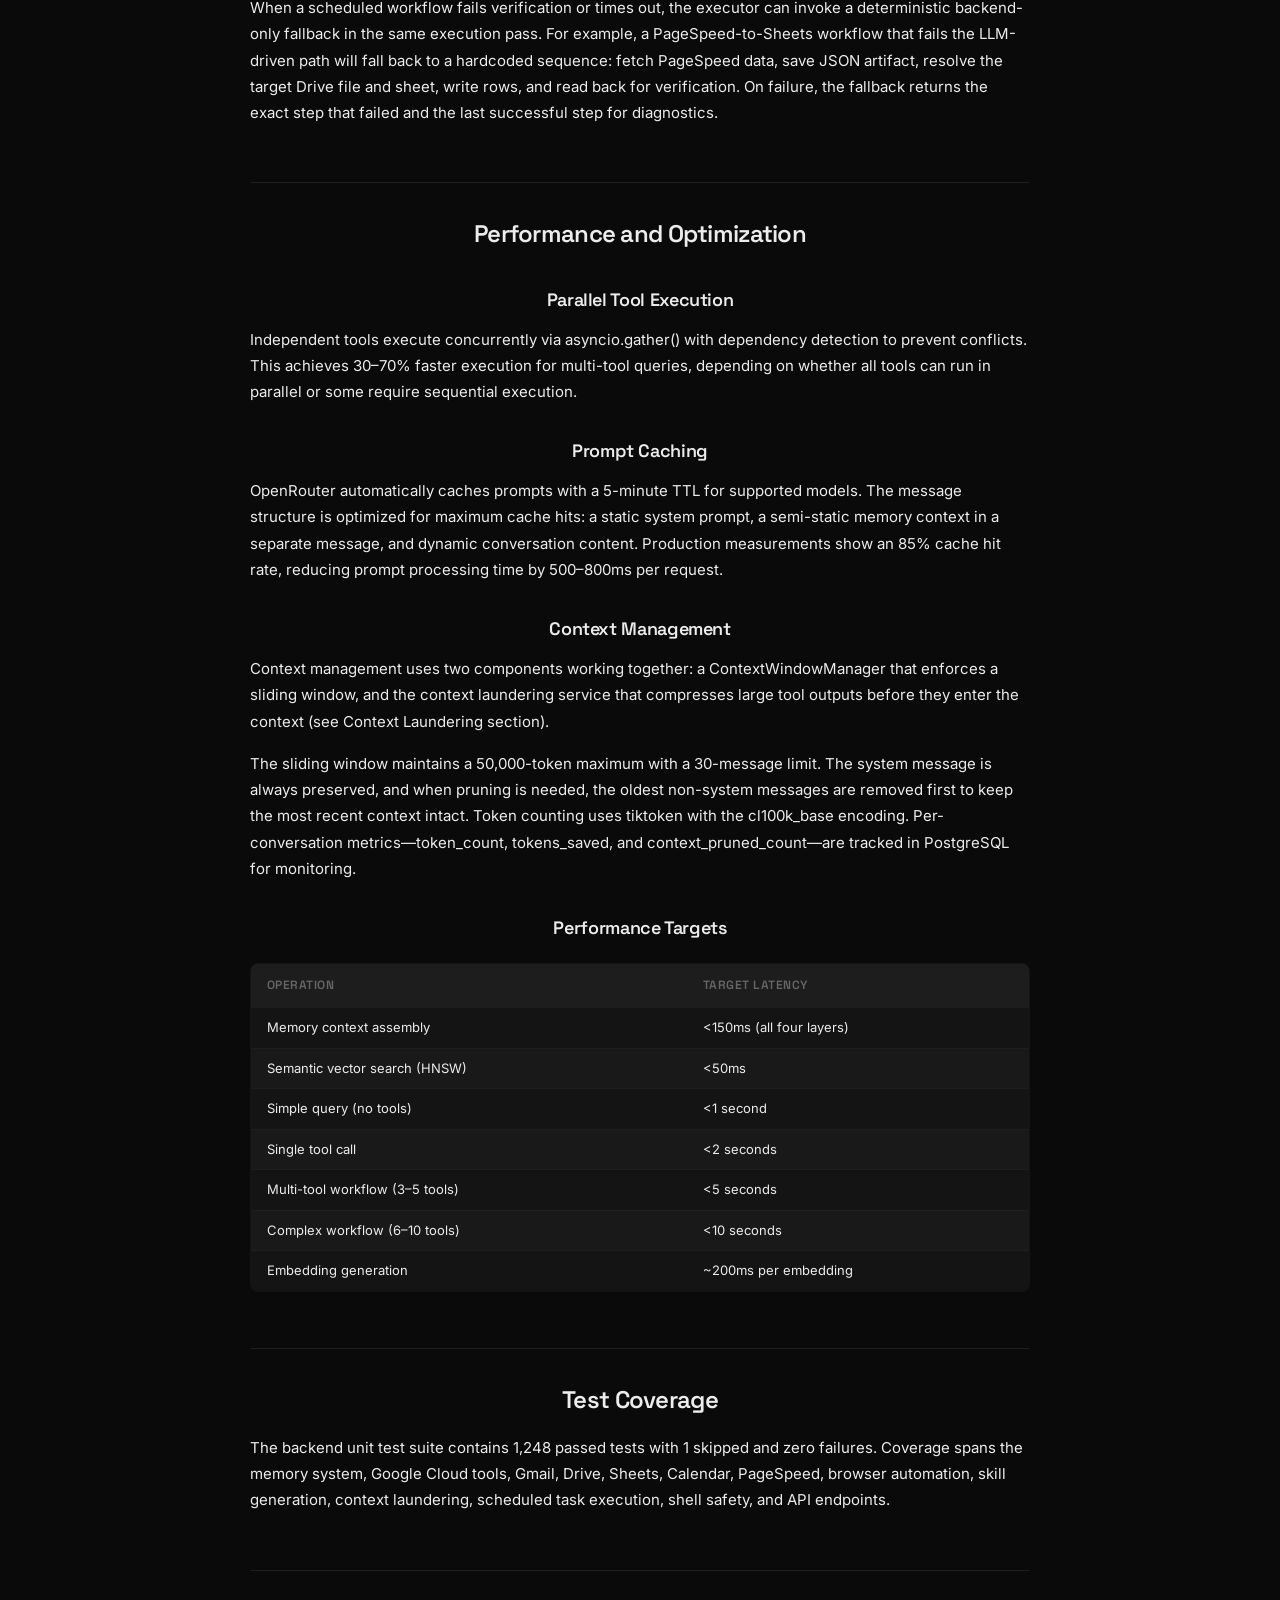
<file: documentation.html>
<!DOCTYPE html>
<html lang="en">
<head>
    <meta charset="UTF-8">
    <meta name="viewport" content="width=device-width, initial-scale=1.0">
    <meta name="description" content="Margot Technical White Paper — Multi-Agent AI Desktop Assistant architecture, memory system, and tool ecosystem documentation.">
    <title>Technical Paper | Margot</title>
    <link rel="icon" type="image/png" href="/favicon.png">
    <link rel="apple-touch-icon" href="/apple-touch-icon.png">
    <link rel="stylesheet" href="styles.css?v=5">
    <link rel="preconnect" href="https://fonts.googleapis.com">
    <link rel="preconnect" href="https://fonts.gstatic.com" crossorigin>
    <link href="https://fonts.googleapis.com/css2?family=Space+Grotesk:wght@500;600;700&family=Inter:wght@400;500;600&family=JetBrains+Mono:wght@400;500&display=swap" rel="stylesheet">
</head>
<body>

    <nav class="navbar">
        <div class="container">
            <a href="/" class="logo">
                <span class="logo-text">Mountain Meadow Systems</span>
            </a>
            <ul class="nav-links">
                <li><a href="/#capabilities">Capabilities</a></li>
                <li><a href="/#architecture">Architecture</a></li>
                <li><a href="/#memory">Memory</a></li>
                <li><a href="/#ios">iOS App</a></li>
                <li><a href="/documentation" class="active">Documentation</a></li>
                <li><a href="/writing">Writing</a></li>
                <li class="nav-mobile-only"><a href="https://github.com/pkidwell22" target="_blank" rel="noopener">GitHub</a></li>
                <li class="nav-mobile-only"><a href="/contact">Contact</a></li>
            </ul>
            <div class="nav-buttons">
                <a href="https://github.com/pkidwell22" target="_blank" rel="noopener" class="btn btn-nav">GitHub</a>
                <a href="/contact" class="btn btn-nav">Contact</a>
            </div>
            <button class="nav-toggle" aria-label="Menu"><span></span><span></span><span></span></button>
        </div>
    </nav>

    <main class="paper-page">
        <div class="container">

            <header class="paper-header">
                <h1>MARGOT</h1>
                <p class="paper-subtitle">Multi-Agent AI Assistant for macOS and iOS</p>
                <div class="paper-meta">
                    <span>Technical White Paper v3.0</span>
                    <span>March 2026</span>
                </div>
                <div class="paper-author">
                    <span>Patrick Kidwell</span>
                    <span>Mountain Meadow Systems</span>
                </div>
            </header>

            <article class="paper-content">

                <h2>Executive Summary</h2>
                <p>Margot is a multi-agent AI assistant for macOS and iOS that orchestrates tools across Google Cloud services, GitHub, desktop operations, browser automation, and specialized knowledge bases. Built with a Tauri 2.0 + React frontend, a native SwiftUI iOS client, and a FastAPI/Python backend, the system is designed around a model-selectable coordinator agent that routes tasks to purpose-built tools and specialized subagents, backed by a four-layer cognitive memory architecture and a context laundering system that keeps conversations sharp and affordable.</p>
                <p>This paper documents the system as of March 2026, covering the model-selectable coordinator, context laundering, memory system, tool ecosystem, specialized subagents, browser automation, research capabilities, self-extending skills, scheduled task automation, performance optimizations, and the iOS app.</p>
                <p>Key specifications: Model-selectable coordinator routed through any model on OpenRouter, with 10 preconfigured models including Grok 4.1 Fast, Claude Sonnet 4.6, and Gemini 3.1 Pro. 84 Google Cloud tools spanning GA4, Search Console, Merchant Center, Gmail, Drive, Sheets, Calendar, and PageSpeed Insights. 21 Desktop Commander tools for filesystem and terminal operations. 48 browser skills with deterministic recovery and release gating. Three tiers of research from standard chat to four-agent deep research with cross-pollination. Context laundering that processes tool payloads before LLM reinjection. Image generation (Gemini 3 Pro), video generation (Veo 3.1, Sora 2), and voice synthesis (ElevenLabs). Scheduled task automation with verification contracts and mutation guardrails. A test suite with 1,248 passed tests and zero failures.</p>

                <h2>Technology Stack</h2>
                <div class="table-scroll">
                <table>
                    <thead>
                        <tr><th>Layer</th><th>Technology</th><th>Purpose</th></tr>
                    </thead>
                    <tbody>
                        <tr><td>Frontend</td><td>Tauri 2.0 + React/TypeScript</td><td>Cross-platform desktop shell with native performance</td></tr>
                        <tr><td>Backend</td><td>FastAPI (Python 3.12)</td><td>Async API server with SSE streaming</td></tr>
                        <tr><td>Database</td><td>PostgreSQL 18 + pgvector 0.8.1</td><td>Relational storage with vector similarity search</td></tr>
                        <tr><td>Coordinator LLM</td><td>Model-selectable via OpenRouter (default: Grok 4.1 Fast)</td><td>Primary orchestrator with 10 preconfigured models</td></tr>
                        <tr><td>Browser Agent</td><td>Gemini 3 Flash (loop) / Grok 4.1 Fast (orchestration)</td><td>Autonomous browser actions</td></tr>
                        <tr><td>Context Laundering</td><td>GPT-4o-mini</td><td>Tool payload compression before LLM reinjection</td></tr>
                        <tr><td>Embeddings</td><td>OpenAI text-embedding-3-small</td><td>1536-dimension vectors for memory search</td></tr>
                        <tr><td>Image Generation</td><td>Gemini 3 Pro Image (Nano Banana Pro)</td><td>Text-to-image, editing, and blending</td></tr>
                        <tr><td>Video Generation</td><td>Veo 3.1 (Google AI Studio)</td><td>Text-to-video, image-to-video, frame interpolation</td></tr>
                        <tr><td>Video Generation</td><td>Sora 2 (OpenAI)</td><td>Text-to-video and image-to-video</td></tr>
                        <tr><td>Voice Synthesis</td><td>ElevenLabs (eleven_turbo_v2_5)</td><td>Text-to-speech with streaming</td></tr>
                        <tr><td>Browser</td><td>Playwright + CDP (Chrome port 9222)</td><td>Automated web interaction</td></tr>
                        <tr><td>iOS App</td><td>SwiftUI + SSE + APNs</td><td>Native client with push notifications</td></tr>
                        <tr><td>Networking</td><td>Tailscale (WireGuard mesh)</td><td>Secure remote access for iOS</td></tr>
                    </tbody>
                </table>
                </div>

                <h2>The Coordinator Agent</h2>
                <p>The coordinator is the central intelligence of the system. Every user query passes through it, and it decides whether to answer directly, invoke tools, delegate to subagents, or execute multi-step workflows through its ReAct (Reason + Act) loop.</p>

                <h3>Model Selection and Configuration</h3>
                <p>The coordinator is model-selectable, routing through any model available on OpenRouter. Ten models are preconfigured across certified and fallback tiers, and users can switch coordinators per conversation from both the desktop and iOS clients.</p>
                <div class="table-scroll">
                <table>
                    <thead>
                        <tr><th>Model</th><th>Provider</th><th>Tier</th></tr>
                    </thead>
                    <tbody>
                        <tr><td>Grok 4.1 Fast</td><td>xAI</td><td>Certified (default)</td></tr>
                        <tr><td>Claude Sonnet 4.6</td><td>Anthropic</td><td>Certified</td></tr>
                        <tr><td>Gemini 3.1 Pro</td><td>Google</td><td>Certified</td></tr>
                        <tr><td>GPT-5.4</td><td>OpenAI</td><td>Fallback</td></tr>
                        <tr><td>GLM-5</td><td>Z-AI</td><td>Fallback</td></tr>
                        <tr><td>MiniMax M2.5</td><td>MiniMax</td><td>Fallback</td></tr>
                        <tr><td>MiniMax M2.7</td><td>MiniMax</td><td>Fallback</td></tr>
                        <tr><td>Kimi K2.5</td><td>Moonshot AI</td><td>Fallback</td></tr>
                        <tr><td>MiMo V2 Pro</td><td>Xiaomi</td><td>Fallback</td></tr>
                        <tr><td>MiMo Omni</td><td>Xiaomi</td><td>Fallback</td></tr>
                    </tbody>
                </table>
                </div>
                <div class="table-scroll">
                <table>
                    <thead>
                        <tr><th>Parameter</th><th>Value</th></tr>
                    </thead>
                    <tbody>
                        <tr><td>Max ReAct Iterations</td><td>30</td></tr>
                        <tr><td>Prompt Caching</td><td>Enabled (5-minute TTL, 85% hit rate)</td></tr>
                        <tr><td>Tool Calling Accuracy</td><td>&gt;95%</td></tr>
                    </tbody>
                </table>
                </div>

                <h3>Coordinator Resilience</h3>
                <p>Interactive chat includes automatic resilience for model failures. Pre-first-real-chunk failure classification detects whether a failure is transient or structural. Transient failures trigger one retry with the selected model. If the retry fails, or if the failure is classified as a model/provider issue, the coordinator automatically falls back to the default certified model (Grok 4.1 Fast). Scheduled tasks do not participate in user-selected coordinator routing and remain pinned to the default certified coordinator path.</p>

                <h3>Internet Provider Selection</h3>
                <p>Each chat session supports a scoped internet provider picker, allowing users to switch between Brave Search (lower-cost web_search) and Firecrawl (search/fetch parity with web_fetch and research runtime support). The selection persists per conversation and is available on both desktop and iOS clients.</p>

                <h3>4-Tier Tool Selection Strategy (LOBSTER-01)</h3>
                <p>Rather than relying on brittle keyword routing, the coordinator uses an LLM-native decision framework organized into four prioritized tiers:</p>
                <div class="table-scroll">
                <table>
                    <thead>
                        <tr><th>Tier</th><th>Approach</th><th>Examples</th></tr>
                    </thead>
                    <tbody>
                        <tr><td>1 &mdash; Purpose-Built</td><td>Direct tool invocation</td><td>Google Cloud APIs, GitHub MCP, Desktop Commander file ops, research, image/video generation</td></tr>
                        <tr><td>2 &mdash; Shell Fallback</td><td>Terminal commands with safety analysis</td><td>System info, package management, git operations (3-level safety: SAFE / NEEDS_CONFIRMATION / BLOCKED)</td></tr>
                        <tr><td>3 &mdash; Browser Navigation</td><td>Lightweight browser tools for known URLs</td><td>Page snapshots, form filling, button clicks (6 always-available tools; full Ralph Loop requires toggle)</td></tr>
                        <tr><td>4 &mdash; Direct Answer</td><td>No tool needed</td><td>General knowledge, conversation, reasoning</td></tr>
                    </tbody>
                </table>
                </div>
                <p>This hierarchy ensures that the most efficient and reliable path is always attempted first. Shell commands undergo a three-level safety analysis: SAFE commands execute immediately, NEEDS_CONFIRMATION commands require user approval, and BLOCKED commands (destructive operations like rm -rf, sudo, mkfs) are refused entirely. The safety system decomposes pipe chains and scans embedded Python and AppleScript for dangerous patterns.</p>

                <h3>ReAct Loop</h3>
                <p>The coordinator operates through a ReAct (Reason + Act) loop that supports up to 30 iterations per query. Each iteration follows a consistent cycle: the model reasons about the current state, selects and invokes one or more tools, observes the results, and decides whether to continue or produce a final response.</p>
                <p>Parallel tool calling is enabled when the coordinator identifies independent operations. Multiple tools execute concurrently via asyncio.gather(), with dependency detection preventing conflicts such as simultaneous read/write operations on the same file. This achieves a 30&ndash;70% reduction in total API call time for multi-tool queries, depending on tool mix.</p>

                <h2>Cognitive Memory Architecture</h2>
                <p>Margot&rsquo;s memory system is inspired by the Mem0 architecture and organized into four distinct layers, each serving a different temporal and functional purpose. In benchmarks, this four-layer system achieves a 26% accuracy improvement over baseline single-layer memory approaches.</p>

                <h3>Memory Layers</h3>
                <div class="table-scroll">
                <table>
                    <thead>
                        <tr><th>Layer</th><th>Purpose</th><th>Storage</th><th>Retention</th></tr>
                    </thead>
                    <tbody>
                        <tr><td>Short-Term</td><td>Current conversation context</td><td>PostgreSQL (conversations + messages)</td><td>Session duration</td></tr>
                        <tr><td>Semantic</td><td>Long-term facts and preferences</td><td>PostgreSQL + pgvector (HNSW index)</td><td>Persistent with confidence decay</td></tr>
                        <tr><td>Episodic</td><td>Past conversation summaries</td><td>PostgreSQL + pgvector</td><td>Persistent with importance scoring</td></tr>
                        <tr><td>Procedural</td><td>Reusable workflow patterns</td><td>PostgreSQL + pgvector</td><td>Persistent with success tracking</td></tr>
                    </tbody>
                </table>
                </div>
                <p>Before each coordinator invocation, the Memory Manager assembles context from all four layers: the last 20 messages from short-term memory, the top 5 semantically relevant facts, the top 3 related episodic summaries, and the top 2 applicable procedural workflows. This assembly targets sub-150ms latency using HNSW vector indexes with configurable similarity thresholds (0.7 for semantic, 0.6 for episodic, 0.5 for procedural).</p>

                <h3>Memory Extraction Pipeline</h3>
                <p>After each conversation, an asynchronous background task extracts new memories using the MemoryExtractor, which is powered by the coordinator model. The extractor performs three operations: semantic memory extraction (identifying facts, preferences, context, and entities), episodic summary generation (condensing conversations with importance scoring), and procedural workflow detection (identifying repeatable patterns from tool usage sequences). Deduplication is handled via similarity thresholds: memories with &gt;0.95 cosine similarity to existing entries update the existing memory rather than creating duplicates.</p>

                <h2>Integrated Tool Ecosystem</h2>
                <p>Margot integrates tools organized into several service categories. All tool interactions are managed through the Model Context Protocol (MCP) pattern, providing consistent invocation, error handling, and result formatting.</p>

                <h3>Google Cloud Services (84 Tools)</h3>
                <p>The Google Cloud integration provides the largest single tool surface, spanning analytics, search performance, merchant data, email, file storage, spreadsheets, calendar management, and website performance auditing.</p>
                <div class="table-scroll">
                <table>
                    <thead>
                        <tr><th>Service</th><th>Tools</th><th>Connection Type</th></tr>
                    </thead>
                    <tbody>
                        <tr><td>Google Analytics 4</td><td>Reports, real-time data, properties, conversions, custom dimensions</td><td>Marketing</td></tr>
                        <tr><td>Google Search Console</td><td>Search analytics, sitemaps, site management</td><td>Marketing</td></tr>
                        <tr><td>Google Merchant Center</td><td>Product listings, status, issues</td><td>Marketing</td></tr>
                        <tr><td>Gmail</td><td>Search, read, send, reply, labels, batch operations (14 tools)</td><td>Productivity</td></tr>
                        <tr><td>Google Drive</td><td>Search, read, upload, download, folder management (10 tools)</td><td>Productivity</td></tr>
                        <tr><td>Google Sheets</td><td>Read, write, format spreadsheet data</td><td>Productivity</td></tr>
                        <tr><td>Google Calendar</td><td>Events, recurring meetings, available slot finder</td><td>Productivity</td></tr>
                        <tr><td>PageSpeed Insights</td><td>Performance audits, Core Web Vitals, mobile vs desktop</td><td>Productivity</td></tr>
                    </tbody>
                </table>
                </div>

                <p><strong>Gmail (14 tools):</strong> Search with Gmail query syntax, full message and thread reading, send with CC/BCC and HTML formatting, reply with proper threading, label management, and batch delete/archive operations.</p>
                <p><strong>Drive (10 tools):</strong> File search with query syntax, automatic export of Google Docs to text/CSV/PDF, resumable uploads with MIME auto-detection, and folder management.</p>
                <p><strong>Sheets (8 tools):</strong> A1 notation reads, multi-range batch operations, append to next empty row, RAW and USER_ENTERED input modes, and copy-paste with format preservation.</p>
                <p><strong>Calendar (13 tools):</strong> Event CRUD with Google Meet integration, natural language quick-add, RRULE recurring events, free/busy checking, and an intelligent available-slot finder that respects working hours.</p>

                <h4>Multi-Connection OAuth Architecture</h4>
                <p>A key architectural decision is the multi-connection OAuth system that supports multiple Google accounts per user, with automatic routing based on tool type. Marketing tools (GA4, GSC, GMC) route to one OAuth connection, while productivity tools (Gmail, Drive, Sheets, Calendar) route to another. This prevents scope conflicts and allows clean separation between business analytics and personal productivity.</p>
                <p>Credentials are stored with Fernet AES-128 encryption in PostgreSQL, with automatic token refresh and connection-type routing. The system supports marketing, productivity, and custom connection types, with a maximum of 5 connections per user.</p>

                <h3>Desktop Commander (21 Tools)</h3>
                <p>Local filesystem operations, terminal command execution, process management, and file search capabilities. These operate through the MCP protocol and are classified as Tier 1 purpose-built tools for file operations, or Tier 2 shell fallback for terminal commands with the three-level safety analysis.</p>

                <h3>Knowledge Sources</h3>
                <p>Specialized APIs for research agents, selected autonomously by the LLM based on query context rather than hardcoded routing rules:</p>
                <div class="table-scroll">
                <table>
                    <thead>
                        <tr><th>Source</th><th>API</th><th>Best For</th><th>Credibility Tier</th></tr>
                    </thead>
                    <tbody>
                        <tr><td>Wikipedia</td><td>Wikipedia API</td><td>Background facts, definitions</td><td>Tier 2</td></tr>
                        <tr><td>arXiv</td><td>arXiv API</td><td>CS/physics/math preprints</td><td>Tier 1</td></tr>
                        <tr><td>PubMed</td><td>PubMed/NCBI</td><td>Biomedical peer-reviewed research</td><td>Tier 1</td></tr>
                        <tr><td>Stack Exchange</td><td>Stack Exchange API</td><td>Programming Q&amp;A</td><td>Tier 3</td></tr>
                        <tr><td>News</td><td>NewsAPI</td><td>Current events (30 days)</td><td>Tier 2</td></tr>
                    </tbody>
                </table>
                </div>

                <h2>Specialized Subagents</h2>
                <p>Margot delegates specialized tasks to purpose-built subagents. Each subagent uses a model optimized for its domain and operates with its own tool set and system prompt.</p>

                <h3>Nano Banana Pro &mdash; Image Generation</h3>
                <p><strong>Model:</strong> Gemini 3 Pro Image (via Google AI Studio)</p>
                <p>Three operations: text-to-image generation (up to 4K resolution, 1&ndash;4 images per request, up to 14 reference images for style guidance), image editing (natural language modifications to existing images), and image blending (merging 2&ndash;14 images). Features include text rendering in images, Google Search grounding for real-time data, and professional camera controls. Nano Banana is user-toggled and bypasses the coordinator entirely for direct model routing.</p>

                <h3>Sora 2 &mdash; Video Generation</h3>
                <p><strong>Model:</strong> OpenAI Sora 2 / Sora 2 Pro</p>
                <p>Text-to-video and image-to-video generation supporting 720p and 1080p resolutions with configurable duration. Output is delivered as base64-encoded MP4. The Pro variant offers higher quality at increased cost and processing time.</p>

                <h3>Veo 3.1 &mdash; Video Generation</h3>
                <p><strong>Model:</strong> Google Veo 3.1 (veo-3.1-generate-preview via Google AI Studio)</p>
                <p>Veo 3.1 provides three video creation modes: text-to-video generation with native AI-generated audio at up to 1080p resolution, image-to-video animation (single image with prompt-guided motion), and frame interpolation (smooth transitions between two keyframe images). Videos are generated at 24fps in 4, 6, or 8-second clips, with an extension feature allowing iterative lengthening up to 148 seconds total.</p>
                <div class="table-scroll">
                <table>
                    <thead>
                        <tr><th>Operation</th><th>Input</th><th>Resolution</th><th>Cost</th></tr>
                    </thead>
                    <tbody>
                        <tr><td>Text-to-Video</td><td>Text prompt</td><td>720p / 1080p</td><td>$0.35 / $0.50 per 8s</td></tr>
                        <tr><td>Image-to-Video</td><td>Image + text prompt</td><td>720p / 1080p</td><td>$0.35 / $0.50 per 8s</td></tr>
                        <tr><td>Frame Interpolation</td><td>2 images + prompt</td><td>720p / 1080p</td><td>$0.35 / $0.50 per 8s</td></tr>
                        <tr><td>Video Extension</td><td>Existing Veo video</td><td>720p only</td><td>Proportional</td></tr>
                    </tbody>
                </table>
                </div>
                <p>Like Nano Banana, Veo 3.1 is user-toggled via the chat interface and bypasses the coordinator entirely for direct model routing. SSE streaming provides real-time generation status updates to the frontend.</p>

                <h3>ElevenLabs &mdash; Voice Synthesis</h3>
                <p><strong>Model:</strong> eleven_turbo_v2_5 (ElevenLabs)</p>
                <p>Text-to-speech conversion with multiple voice options and streaming support. The coordinator can invoke voice synthesis as a tool, converting any text response or content into audio output. The system supports quality control parameters and voice selection, enabling audio delivery alongside or in place of text responses.</p>

                <h3>Browser Agent &mdash; Web Automation</h3>
                <p>The browser agent uses the Ralph Loop pattern for iterative web interaction through a Chrome instance with CDP enabled on port 9222. The architecture consists of three layers:</p>
                <p><strong>RalphLoop:</strong> The core iteration loop that takes a screenshot/snapshot, sends it to the LLM for action selection, executes the action, and verifies the result. Each loop has configurable max iterations (default 15) and a 5-minute timeout. The loop includes modal-only snapshot filtering (reducing 60K+ characters to 5&ndash;10K of relevant content), deterministic click paths for known UI patterns, element blacklisting after repeated failures, and automatic form autofill from user configuration.</p>
                <p><strong>BrowserOrchestrator:</strong> Manages sequences of Ralph Loops for complex multi-step workflows. For example, a LinkedIn job application is decomposed into three sequential loops: find_job, apply, and return_to_list. The orchestrator tracks completion rates and supports configurable failure modes (FAIL_FAST, SKIP_CYCLE, CONTINUE).</p>
                <p><strong>Skills Framework V2:</strong> 48 skills provide site-specific knowledge including CSS selectors, workflow sequences, and known gotchas. Skills are selected via weighted scoring across five dimensions: exact trigger match (100 points), domain match (80 points), URL pattern match (60 points), partial trigger match (40 points), and tag match (20 points). A token budget system prevents context bloat from over-injection.</p>

                <h4>Browser Autonomy Hardening</h4>
                <p>A 12-ticket hardening sprint (LOBSTER2) added contract-driven reliability and release gating to the browser automation system:</p>
                <p><strong>Deterministic Recovery:</strong> A canonical failure taxonomy classifies every browser error by failure_code, failure_origin, and retry_class. Trace artifacts capture full execution context for each failure. A bounded self-healing loop generates candidate fixes from traces, validates them through a chain of checks, runs shadow replays, and makes accept/reject decisions with persisted recovery state.</p>
                <p><strong>Eval Gates and Scorecard:</strong> A three-stage quality gate system (stage1/stage2/production) runs evaluation harness packs before any release. A scorecard CLI aggregates pass/fail metrics across all evaluators. Rollout telemetry dimensions track reliability metrics in production, with an operator runbook documenting triage, rollback, and escalation procedures.</p>
                <p><strong>Unified Skill Inventory:</strong> Deterministic shared selectors and capability policy enforcement ensure consistent element targeting across skills. A validation chain verifies candidate skills before shadow replay, preventing regression from generated recovery paths.</p>

                <h3>Teach Recording</h3>
                <p>Users can record browser workflows as structured step sequences&mdash;clicks, inputs, navigations, and file uploads&mdash;and replay them deterministically. The recorder captures events including <code>file_upload</code> actions with stable path placeholders (<code>resume_path</code>, <code>cover_letter_path</code>, <code>portfolio_path</code>), enabling reliable replay of workflows that involve document attachments.</p>
                <p>Deterministic replay executes recorded steps via the Ralph executor with native <code>browser_file_upload</code> support. Legacy recorded steps using fill/type actions with upload-like selectors are auto-normalized to explicit <code>upload_file</code> steps for backward compatibility. The recorder verification system distinguishes active listeners from stale localStorage flags, and modal state detection surfaces actionable guidance when the browser is blocked by a native file chooser dialog rather than reporting a generic failure.</p>

                <h2>Research Capabilities</h2>
                <p>Margot offers three tiers of research, each balancing depth, cost, and speed:</p>
                <div class="table-scroll">
                <table>
                    <thead>
                        <tr><th>Feature</th><th>Standard Chat</th><th>Light Research V2</th><th>Deep Research V2</th></tr>
                    </thead>
                    <tbody>
                        <tr><td>Architecture</td><td>Single model (Grok)</td><td>Subtopic pipeline</td><td>4 independent researchers</td></tr>
                        <tr><td>Depth</td><td>Single perspective</td><td>Subtopic decomposition</td><td>Angle-based with cross-pollination</td></tr>
                        <tr><td>Qualifying Questions</td><td>No</td><td>No</td><td>Yes (when needed)</td></tr>
                        <tr><td>Source Credibility</td><td>Basic</td><td>Basic</td><td>Required (4-tier system)</td></tr>
                        <tr><td>Criticism Search</td><td>Optional</td><td>Optional</td><td>Required</td></tr>
                        <tr><td>Synthesis</td><td>Direct response</td><td>Automatic report</td><td>Consensus/disagreement analysis</td></tr>
                        <tr><td>Estimated Time</td><td>5&ndash;15 seconds</td><td>30&ndash;90 seconds</td><td>90&ndash;180 seconds</td></tr>
                        <tr><td>Estimated Cost</td><td>~$0.001</td><td>~$0.01</td><td>~$0.016</td></tr>
                    </tbody>
                </table>
                </div>

                <h3>Light Research V2</h3>
                <p>The mid-tier research option uses a three-phase subtopic pipeline: a planning phase decomposes the query into 2&ndash;4 focused subtopics with tailored search queries, a parallel research phase dispatches independent subtopic researchers that each search, scrape, and extract facts concurrently, and a synthesis phase combines all findings into a formatted report with citations via a built-in to_markdown() method.</p>
                <div class="table-scroll">
                <table>
                    <thead>
                        <tr><th>Phase</th><th>Component</th><th>Description</th></tr>
                    </thead>
                    <tbody>
                        <tr><td>Planning</td><td>ResearchCoordinator</td><td>Decomposes query into 2&ndash;4 focused subtopics with search queries</td></tr>
                        <tr><td>Research</td><td>SubtopicResearcher</td><td>For each subtopic: search &rarr; scrape &rarr; compress (fact extraction)</td></tr>
                        <tr><td>Synthesis</td><td>ReportSynthesizer</td><td>Combines findings into FinalReport with executive summary, sections, and citations</td></tr>
                    </tbody>
                </table>
                </div>
                <p>All three phases use Grok 4.1 Fast as a unified model. The system supports up to 4 concurrent researchers, 5 search results per subtopic, and 3 URLs scraped per subtopic. Granular SSE progress events stream real-time updates including planning status, per-subtopic search/scrape/compress progress, and synthesis state. The frontend renders these as an animated progress display positioned between the user query and assistant response.</p>

                <h3>Deep Research V2</h3>
                <p>The premium research tier uses four independent researcher agents (Alpha, Beta, Gamma, Delta), all running Grok 4.1 Fast, with a six-phase architecture:</p>
                <p><strong>Phase 1 &mdash; Query Analysis:</strong> Evaluates scope, complexity, and domain. Ambiguous queries trigger clarifying questions before research begins.</p>
                <p><strong>Phase 2 &mdash; Angle Generation:</strong> Four distinct research angles are generated to ensure diverse coverage (historical context, technical mechanisms, stakeholder perspectives, contrarian viewpoints).</p>
                <p><strong>Phase 3 &mdash; Round 1 Independent Research:</strong> All four agents research their assigned angles in parallel, isolated from each other to prevent groupthink. Each agent uses web search and knowledge APIs with credibility assessment.</p>
                <p><strong>Phase 4 &mdash; Summary Extraction:</strong> Each agent&rsquo;s findings are compressed into structured summaries with key insights, confidence levels, and source citations.</p>
                <p><strong>Phase 5 &mdash; Round 2 Cross-Pollination:</strong> Agents receive summaries from the other three agents and conduct additional research to fill gaps, challenge assumptions, and explore connections they missed initially.</p>
                <p><strong>Phase 6 &mdash; Final Synthesis:</strong> A synthesis agent produces a comprehensive report with consensus points, key insights, areas of disagreement, and a structured final report with full source attribution.</p>

                <h2>Skills Framework</h2>
                <p>Margot&rsquo;s skills system has two layers: autonomous tool generation (self-extending skills) and a curated skill library with intelligent discovery and routing (Skills V2).</p>

                <h3>Self-Extending Skills</h3>
                <p>Through three coordinator tools (create_skill, list_generated_skills, delete_skill), the system can convert natural language descriptions into validated Python tools that are hot-registered into the coordinator&rsquo;s tool set.</p>
                <p><strong>Pipeline:</strong> The SkillGenerator calls the LLM to produce three files: skill.py (the tool implementation), skill_meta.json (function schema in OpenAI format), and test_skill.py (automated tests). The SkillValidator then performs AST-level analysis, checking against an import whitelist, scanning for banned patterns, and verifying the function signature matches the declared schema.</p>
                <p><strong>Validation:</strong> Generated skills must pass both static analysis (AST validation) and dynamic testing (pytest with a 30-second timeout). Only skills that pass all checks are registered.</p>
                <p><strong>Hot-Registration:</strong> The SkillExecutor dynamically imports approved skills and the SkillRegistry generates OpenAI function-format tool definitions with a skill_ prefix. New tools are immediately available to the coordinator without restart. A 20-skill cap prevents unbounded growth.</p>

                <h3>Skills V2 &mdash; Discovery and Routing</h3>
                <p>The curated skill library contains 31 skills discovered from disk, each defined with YAML frontmatter metadata (triggers, domains, URL patterns, requirements, allowed tools). Skills are feature-flagged via <code>enable_skills_v2</code> and support four agent types: Browser, Coordinator, Desktop, and Research. When a task arrives, all skills are scored against the current context and the highest-scoring matches are injected into the agent&rsquo;s prompt.</p>
                <div class="table-scroll">
                <table>
                    <thead>
                        <tr><th>Scoring Signal</th><th>Weight</th><th>Description</th></tr>
                    </thead>
                    <tbody>
                        <tr><td>Exact trigger match</td><td>100</td><td>Task text matches a declared trigger phrase exactly</td></tr>
                        <tr><td>Domain match</td><td>80</td><td>Current URL domain matches a skill&rsquo;s declared domains</td></tr>
                        <tr><td>URL pattern match</td><td>60</td><td>Current URL matches a skill&rsquo;s regex URL patterns</td></tr>
                        <tr><td>Partial trigger match</td><td>40</td><td>Task text partially overlaps with trigger phrases</td></tr>
                        <tr><td>Tag match</td><td>20</td><td>Task metadata matches skill tags</td></tr>
                    </tbody>
                </table>
                </div>
                <p>A token budget system (2,000&ndash;3,000 tokens per injection, max 1,500 per skill) prevents context bloat by truncating at paragraph and sentence boundaries. Re-evaluation triggers fire on domain changes, after 3 consecutive failures, or when a required tool is missing from the allowed tool set.</p>

                <h2>Context Laundering</h2>
                <p>Large tool payloads are processed by the context laundering service before being appended back into the coordinator&rsquo;s LLM context as tool results. This prevents context bloat while preserving the information the coordinator needs to reason about tool outputs.</p>

                <h3>Laundering Modes</h3>
                <div class="table-scroll">
                <table>
                    <thead>
                        <tr><th>Mode</th><th>Behavior</th><th>When Used</th></tr>
                    </thead>
                    <tbody>
                        <tr><td>Raw</td><td>Payload passed through unmodified</td><td>Small tool outputs below threshold</td></tr>
                        <tr><td>Summary</td><td>Compressed by a fast helper model (GPT-4o-mini)</td><td>Large tool outputs exceeding character thresholds</td></tr>
                        <tr><td>Truncated</td><td>Payload cut to size with truncation marker</td><td>Extremely large outputs or fallback when summary fails</td></tr>
                        <tr><td>Already Processed</td><td>Skipped (marked by upstream)</td><td>Deep Research V2 worker outputs with source-aware compression</td></tr>
                    </tbody>
                </table>
                </div>
                <p>Context laundering is integrated across all runtimes: streaming chat, non-streaming chat, the scheduled task executor, legacy deep research, and Deep Research V2. Deep Research V2 uses its own worker-side structured compression upstream and marks those results as already processed so the shared launderer does not summarize them again.</p>
                <p>Each tool type has a specific character threshold that triggers laundering. Typical reductions are 80&ndash;95% for GA4 reports and Google Cloud responses, 80&ndash;90% for web search results, and 70&ndash;85% for file contents. An admin endpoint (<code>GET /api/admin/launderer-stats</code>) provides visibility into laundering metrics.</p>

                <h2>Scheduled Task Execution</h2>
                <p>Beyond monitoring, Margot can execute full coordinator workflows on a schedule. The TaskExecutor runs arbitrary multi-tool workflows&mdash;such as monthly PageSpeed audits written to Google Sheets&mdash;using the same ReAct loop and tool set available in interactive chat, with additional safety guarantees designed for unattended operation.</p>
                <p>Scheduled tasks support the same three schedule modes as watches: slot-based (fixed time slots), interval-based (every N minutes), and cron expression scheduling. Runtime guidance is loaded from editable markdown prompts rather than hardcoded instructions, allowing workflow behavior to be tuned without code changes.</p>

                <h3>Verification Contract</h3>
                <p>Every scheduled execution is subject to a global verification contract that ensures work was actually performed and results are correct. The executor fails the run if any of the following conditions are detected:</p>
                <div class="table-scroll">
                <table>
                    <thead>
                        <tr><th>Check</th><th>Fails When</th></tr>
                    </thead>
                    <tbody>
                        <tr><td>Tool execution</td><td>No successful tool call occurred during the run</td></tr>
                        <tr><td>Write verification</td><td>Prompt-required file writes are missing</td></tr>
                        <tr><td>Read-back verification</td><td>Written data was not read back and confirmed</td></tr>
                        <tr><td>Model self-report</td><td>The model reports <code>VERIFIED: false</code> in its output</td></tr>
                    </tbody>
                </table>
                </div>

                <h3>Mutation Guardrails</h3>
                <p>Scheduled tasks default to non-destructive behavior. For workflows that preserve, append, or upsert data, the executor monitors for suspicious file truncation&mdash;such as a Sheets write that replaces existing rows with fewer rows than expected. If detected, the run fails unless the prompt explicitly authorizes replacement. This prevents accidental data loss during unattended execution.</p>
                <p>Coverage checks compare the number of processed items (e.g., analyzed URLs) against rows written and expected totals, catching partial completions that would otherwise appear successful.</p>

                <h3>Skill Context and Fallback</h3>
                <p>When Skills V2 is enabled, the executor prepares and injects skill context for scheduled runs, including <code>read_skill</code> execution paths during task loops. This gives scheduled workflows the same domain-specific knowledge available in interactive chat.</p>
                <p>When a scheduled workflow fails verification or times out, the executor can invoke a deterministic backend-only fallback in the same execution pass. For example, a PageSpeed-to-Sheets workflow that fails the LLM-driven path will fall back to a hardcoded sequence: fetch PageSpeed data, save JSON artifact, resolve the target Drive file and sheet, write rows, and read back for verification. On failure, the fallback returns the exact step that failed and the last successful step for diagnostics.</p>

                <h2>Performance and Optimization</h2>

                <h3>Parallel Tool Execution</h3>
                <p>Independent tools execute concurrently via asyncio.gather() with dependency detection to prevent conflicts. This achieves 30&ndash;70% faster execution for multi-tool queries, depending on whether all tools can run in parallel or some require sequential execution.</p>

                <h3>Prompt Caching</h3>
                <p>OpenRouter automatically caches prompts with a 5-minute TTL for supported models. The message structure is optimized for maximum cache hits: a static system prompt, a semi-static memory context in a separate message, and dynamic conversation content. Production measurements show an 85% cache hit rate, reducing prompt processing time by 500&ndash;800ms per request.</p>

                <h3>Context Management</h3>
                <p>Context management uses two components working together: a ContextWindowManager that enforces a sliding window, and the context laundering service that compresses large tool outputs before they enter the context (see Context Laundering section).</p>
                <p>The sliding window maintains a 50,000-token maximum with a 30-message limit. The system message is always preserved, and when pruning is needed, the oldest non-system messages are removed first to keep the most recent context intact. Token counting uses tiktoken with the cl100k_base encoding. Per-conversation metrics&mdash;token_count, tokens_saved, and context_pruned_count&mdash;are tracked in PostgreSQL for monitoring.</p>

                <h3>Performance Targets</h3>
                <div class="table-scroll">
                <table>
                    <thead>
                        <tr><th>Operation</th><th>Target Latency</th></tr>
                    </thead>
                    <tbody>
                        <tr><td>Memory context assembly</td><td>&lt;150ms (all four layers)</td></tr>
                        <tr><td>Semantic vector search (HNSW)</td><td>&lt;50ms</td></tr>
                        <tr><td>Simple query (no tools)</td><td>&lt;1 second</td></tr>
                        <tr><td>Single tool call</td><td>&lt;2 seconds</td></tr>
                        <tr><td>Multi-tool workflow (3&ndash;5 tools)</td><td>&lt;5 seconds</td></tr>
                        <tr><td>Complex workflow (6&ndash;10 tools)</td><td>&lt;10 seconds</td></tr>
                        <tr><td>Embedding generation</td><td>~200ms per embedding</td></tr>
                    </tbody>
                </table>
                </div>

                <h2>Test Coverage</h2>
                <p>The backend unit test suite contains 1,248 passed tests with 1 skipped and zero failures. Coverage spans the memory system, Google Cloud tools, Gmail, Drive, Sheets, Calendar, PageSpeed, browser automation, skill generation, context laundering, scheduled task execution, shell safety, and API endpoints.</p>

                <h2>Real-Time Status Indicators</h2>
                <p>During the ReAct loop, the system emits lightweight SSE status events that replace generic loading messages with specific progress updates. Five status types map to different stages of query processing:</p>
                <div class="table-scroll">
                <table>
                    <thead>
                        <tr><th>Status</th><th>When Emitted</th><th>Example</th></tr>
                    </thead>
                    <tbody>
                        <tr><td>Analyzing</td><td>Start of request</td><td>Understanding your request...</td></tr>
                        <tr><td>Working</td><td>Before tool execution</td><td>Using Web Search...</td></tr>
                        <tr><td>Processing</td><td>After tool execution</td><td>Analyzing results...</td></tr>
                        <tr><td>Thinking</td><td>Subsequent ReAct iterations</td><td>Considering next steps...</td></tr>
                        <tr><td>Writing</td><td>First content chunk</td><td>Writing response...</td></tr>
                    </tbody>
                </table>
                </div>
                <p>A mapping of internal tool names to human-friendly display names (e.g., gcloud_run_ga4_report becomes Analytics Report) provides clear visibility into which tools are active. Each status event is under 100 bytes with less than 5ms overhead, transmitted over the existing SSE connection with no additional infrastructure.</p>

                <h2>iOS App</h2>
                <p>The iOS app is a full-featured native SwiftUI client with the same capabilities as the desktop, connected through Tailscale for secure WireGuard-based mesh networking.</p>

                <h3>Core Features</h3>
                <p><strong>SSE Streaming:</strong> Real-time token-by-token response streaming, matching the desktop experience.</p>
                <p><strong>Push Notifications:</strong> APNs integration for reminders and watch alerts. Notification taps create contextual conversations with seed messages.</p>
                <p><strong>Markdown Rendering:</strong> Full markdown support with code syntax highlighting and table rendering.</p>
                <p><strong>Vega-Lite Charts:</strong> Inline data visualization that detects Vega-Lite JSON specs (by <code>$schema</code> or data+mark+encoding structure) and renders them natively via WKWebView with Vega/Vega-Embed from CDN. Charts use a dark theme with white labels and green marks, responsive width, and a 300pt default / 400pt max height.</p>
                <p><strong>Connection Monitoring:</strong> Real-time backend health checks with connecting/connected/disconnected states and throttled retry logic.</p>
                <p><strong>Media Prefetching:</strong> Background actor for prefetching thumbnails and media assets to reduce perceived latency.</p>

                <h3>Conversation Management</h3>
                <p>The conversation service provides full chat history management with auto-generated titles, full-text search, pinning, pagination, and export capabilities. Conversations are stored with auto-updating metadata triggers in PostgreSQL, and message retrieval is ordered chronologically with user-scoped authorization.</p>
                <div class="table-scroll">
                <table>
                    <thead>
                        <tr><th>Operation</th><th>Description</th><th>Performance</th></tr>
                    </thead>
                    <tbody>
                        <tr><td>Auto-Title Generation</td><td>LLM-generated titles from first 1&ndash;2 messages (50 char max)</td><td>&lt;2 seconds</td></tr>
                        <tr><td>List Conversations</td><td>Paginated listing with sort by recent/created/pinned</td><td>&lt;100ms</td></tr>
                        <tr><td>Full-Text Search</td><td>PostgreSQL GIN-indexed search across titles and message content</td><td>&lt;200ms</td></tr>
                        <tr><td>Export</td><td>JSON (structured with metadata) or Markdown (human-readable)</td><td>&lt;500ms</td></tr>
                        <tr><td>Update/Delete</td><td>Title, pinning status, or full conversation deletion</td><td>&lt;50ms</td></tr>
                    </tbody>
                </table>
                </div>
                <p>The Conversation History Foundation (Slices A&ndash;M) was validated across backend, desktop, and iOS. The desktop UI supports conversation pinning, search, and sidebar navigation, while the iOS app mirrors this functionality with native SwiftUI components and background data synchronization.</p>

                <h3>Advanced Settings</h3>
                <p>The iOS app exposes coordinator model selection (persisted via <code>selectedCoordinatorModel</code>), internet provider picker (Brave or Firecrawl, defaulting to Brave), agent toggles for Nano Banana (images), Veo (video), and Browser Control, along with reasoning mode and media mode toggles. A Skills Library view allows browsing and managing all 48 skills. The Scheduled Tasks view provides creation, monitoring, and review of automation runs. A tool trace feed surfaces inline reasoning and full execution traces for every tool call. All settings are persisted via <code>@AppStorage</code> and passed to the API as snake_case fields.</p>

                <h2>Conversation Service</h2>
                <p>The backend Conversation Service manages the full lifecycle of chat conversations across both desktop and iOS clients. It handles auto-titling, search, pagination, and export, with all operations scoped to the authenticated user.</p>
                <div class="table-scroll">
                <table>
                    <thead>
                        <tr><th>Operation</th><th>Description</th><th>Latency</th></tr>
                    </thead>
                    <tbody>
                        <tr><td>Auto-Title Generation</td><td>LLM-generated titles from first 1&ndash;2 messages (50 char max, fallback to truncated message)</td><td>&lt;2 seconds</td></tr>
                        <tr><td>List Conversations</td><td>Paginated listing with sort by recent/created/pinned and optional pinned-only filter</td><td>&lt;100ms</td></tr>
                        <tr><td>Full-Text Search</td><td>PostgreSQL GIN-indexed search across titles and message content</td><td>&lt;200ms</td></tr>
                        <tr><td>Export</td><td>JSON (structured with metadata) or Markdown (human-readable with headers)</td><td>&lt;500ms</td></tr>
                        <tr><td>Update / Delete</td><td>Title editing, pinning status, or full conversation deletion with cascade</td><td>&lt;50ms</td></tr>
                    </tbody>
                </table>
                </div>

                <h2>Security Architecture</h2>

                <h3>OAuth Credential Security</h3>
                <p>Google Cloud OAuth tokens are stored with Fernet AES-128 encryption in PostgreSQL, with automatic token refresh and connection-type routing. The multi-connection architecture supports up to 5 OAuth connections per user, scoped by connection type (marketing, productivity, custom). Credentials are isolated per user with user_id-scoped queries preventing cross-user access.</p>

                <h3>Shell Safety Guardrails</h3>
                <p>All shell commands undergo pre-execution safety analysis with a three-level classification system. SAFE commands (read-only operations like ls, cat, df) execute immediately. NEEDS_CONFIRMATION commands (potentially impactful operations) require explicit user approval through the coordinator. BLOCKED commands (destructive operations including rm -rf, sudo, mkfs, and disk formatting) are refused entirely. The safety system decomposes pipe chains to analyze each component, scans embedded Python code via python -c for dangerous patterns, and extracts commands from AppleScript do shell script blocks.</p>

                <h3>Email Formatting</h3>
                <p>When Margot sends emails via Gmail, a dedicated Email Formatter service converts markdown content to professionally styled HTML with proper rendering across email clients. Features include Apple-style font stacks, responsive tables with alternating row colors and hover states, dark-themed code blocks, blue-accented blockquotes, and smart metric highlighting where positive percentages appear in green and negative percentages in red. A plain text fallback is generated automatically for clients that do not support HTML.</p>

                <h2>Database Architecture</h2>
                <p>PostgreSQL 18 with pgvector 0.8.1 provides the persistence layer. Core tables include conversations and messages (with auto-updating triggers for metadata), semantic_memories, episodic_memories, and procedural_memories (all with HNSW vector indexes), google_cloud_connections (encrypted OAuth tokens), scheduled_tasks, and memory_operations (audit log). Performance is optimized through HNSW indexes (m=16, ef_construction=64), composite indexes on user_id + timestamp, GIN indexes for full-text search, and JSONB for flexible metadata.</p>

                <h2>Architecture Principles</h2>
                <p><strong>LLM-driven routing over hardcoded rules.</strong> Keyword-based tool routing creates brittle systems. Letting models make intelligent tool selection decisions based on full context produces more reliable and adaptable behavior. The model-selectable coordinator takes this further by allowing users to choose the best model for their workflow.</p>
                <p><strong>Server-side calculations for data accuracy.</strong> LLMs are unreliable at arithmetic. All financial calculations, metric aggregations, and data transformations happen in Python before reaching the model, eliminating entire categories of errors.</p>
                <p><strong>Structural enforcement over prompt engineering.</strong> Validation gates, typed schemas, and AST analysis provide guarantees that no amount of prompt refinement can match. The self-extending skills pipeline exemplifies this: generated code must pass static analysis and automated tests before registration.</p>
                <p><strong>Memory as a first-class system component.</strong> The four-layer memory architecture transforms Margot from a stateless assistant into one that accumulates knowledge, recognizes patterns, and improves with use. The 26% accuracy improvement over baseline validates the investment in purpose-built memory infrastructure.</p>
                <p>Margot represents a practical demonstration that multi-agent AI systems can be built for production use today, with careful attention to reliability, performance, and user experience.</p>

                <div class="paper-footer-meta">
                    <p>Margot AI System | Version 3.0.0 | March 2026</p>
                    <p>Mountain Meadow Systems | mountainmeadowsystems.com</p>
                </div>

            </article>
        </div>
    </main>

    <footer class="footer">
        <div class="container">
            <div class="footer-row">
                <div class="footer-left">
                    <div class="footer-brand">
                        <span>Mountain Meadow Systems</span>
                    </div>
                </div>
                <div class="footer-contact">
                    <a href="mailto:patrick@mountainmeadowsystems.com" class="footer-link">patrick@mountainmeadowsystems.com</a>
                    <a href="https://www.linkedin.com/in/ptkidwell" target="_blank" rel="noopener" class="footer-link footer-linkedin">
                        <svg xmlns="http://www.w3.org/2000/svg" width="14" height="14" viewBox="0 0 24 24" fill="currentColor"><path d="M20.447 20.452h-3.554v-5.569c0-1.328-.027-3.037-1.852-3.037-1.853 0-2.136 1.445-2.136 2.939v5.667H9.351V9h3.414v1.561h.046c.477-.9 1.637-1.85 3.37-1.85 3.601 0 4.267 2.37 4.267 5.455v6.286zM5.337 7.433a2.062 2.062 0 01-2.063-2.065 2.064 2.064 0 112.063 2.065zm1.782 13.019H3.555V9h3.564v11.452zM22.225 0H1.771C.792 0 0 .774 0 1.729v20.542C0 23.227.792 24 1.771 24h20.451C23.2 24 24 23.227 24 22.271V1.729C24 .774 23.2 0 22.222 0h.003z"/></svg>
                        LinkedIn
                    </a>
                    <a href="https://github.com/pkidwell22" target="_blank" rel="noopener" class="footer-link">GitHub</a>
                </div>
                <p class="footer-copy">&copy; 2026 Mountain Meadow Systems</p>
            </div>
        </div>
    </footer>

    <script>document.querySelector('.nav-toggle').addEventListener('click',function(){document.querySelector('.navbar').classList.toggle('open')});</script>
</body>
</html>
</file>
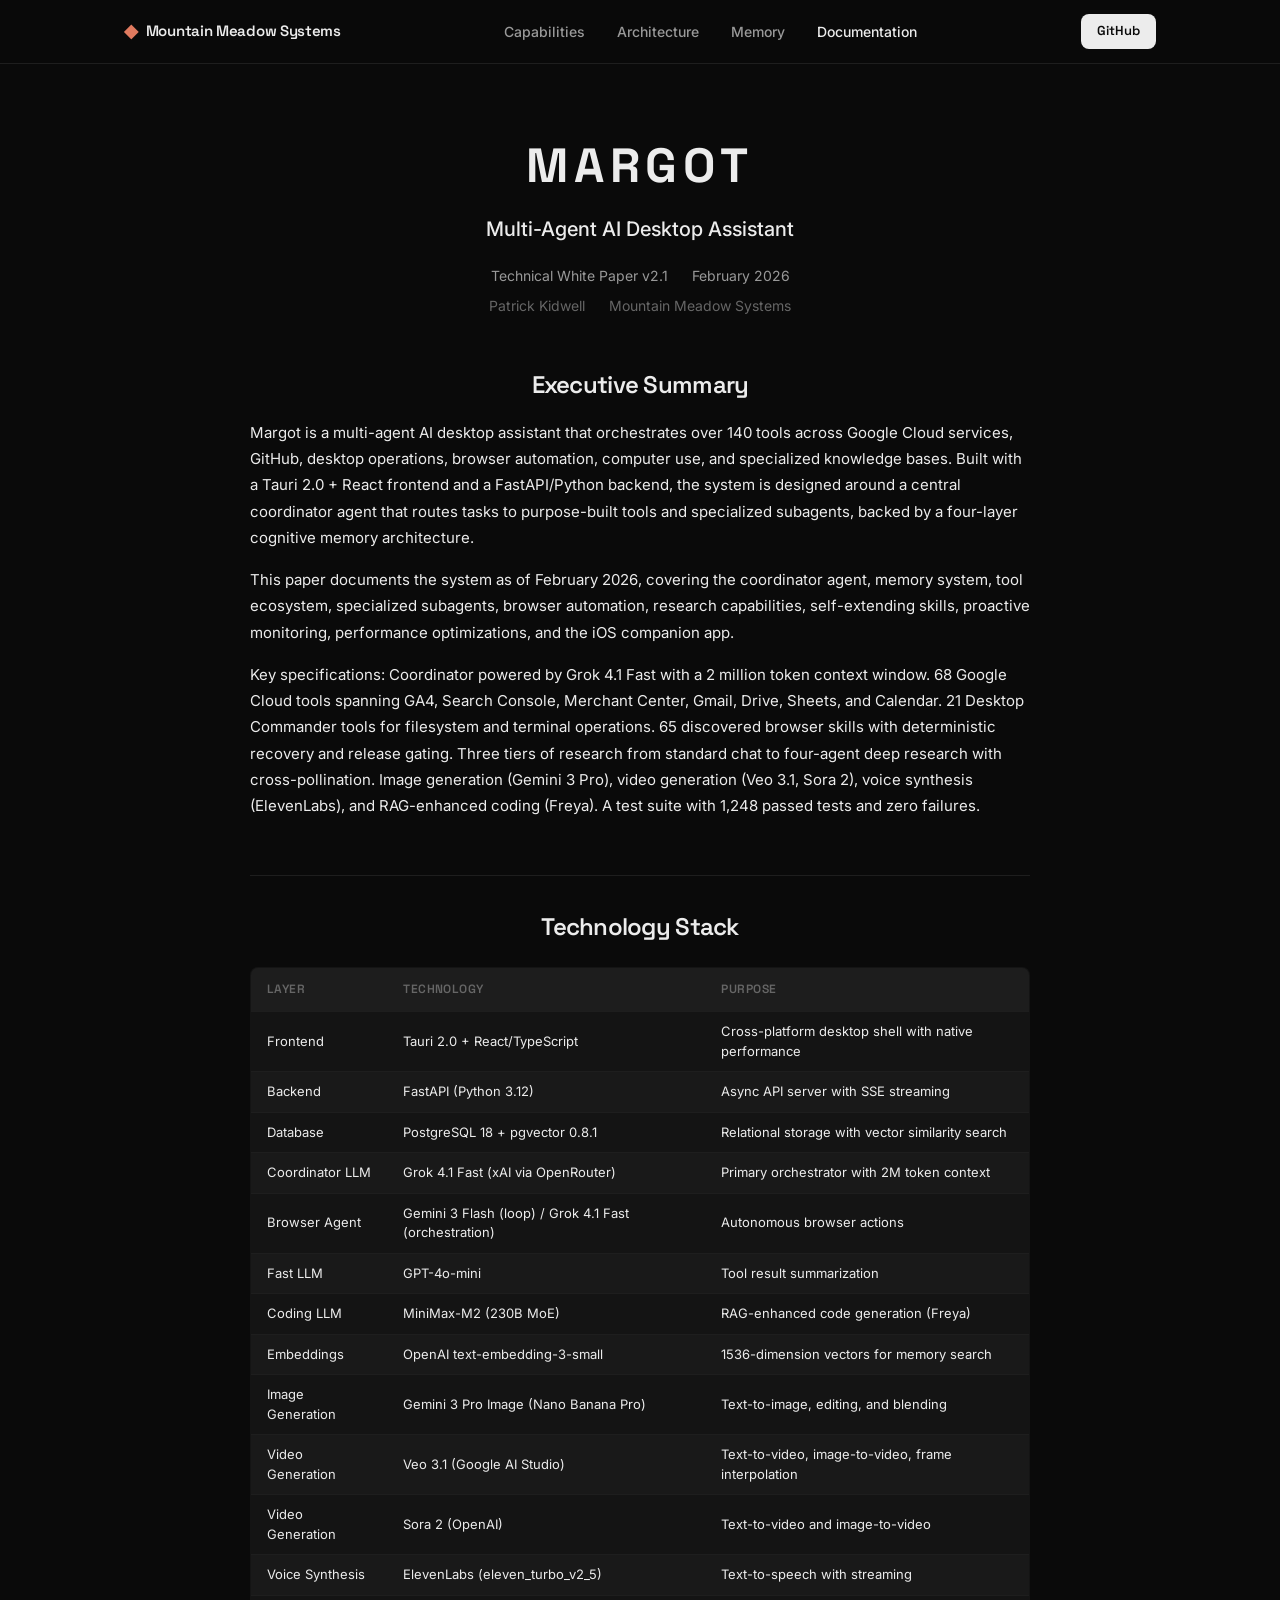
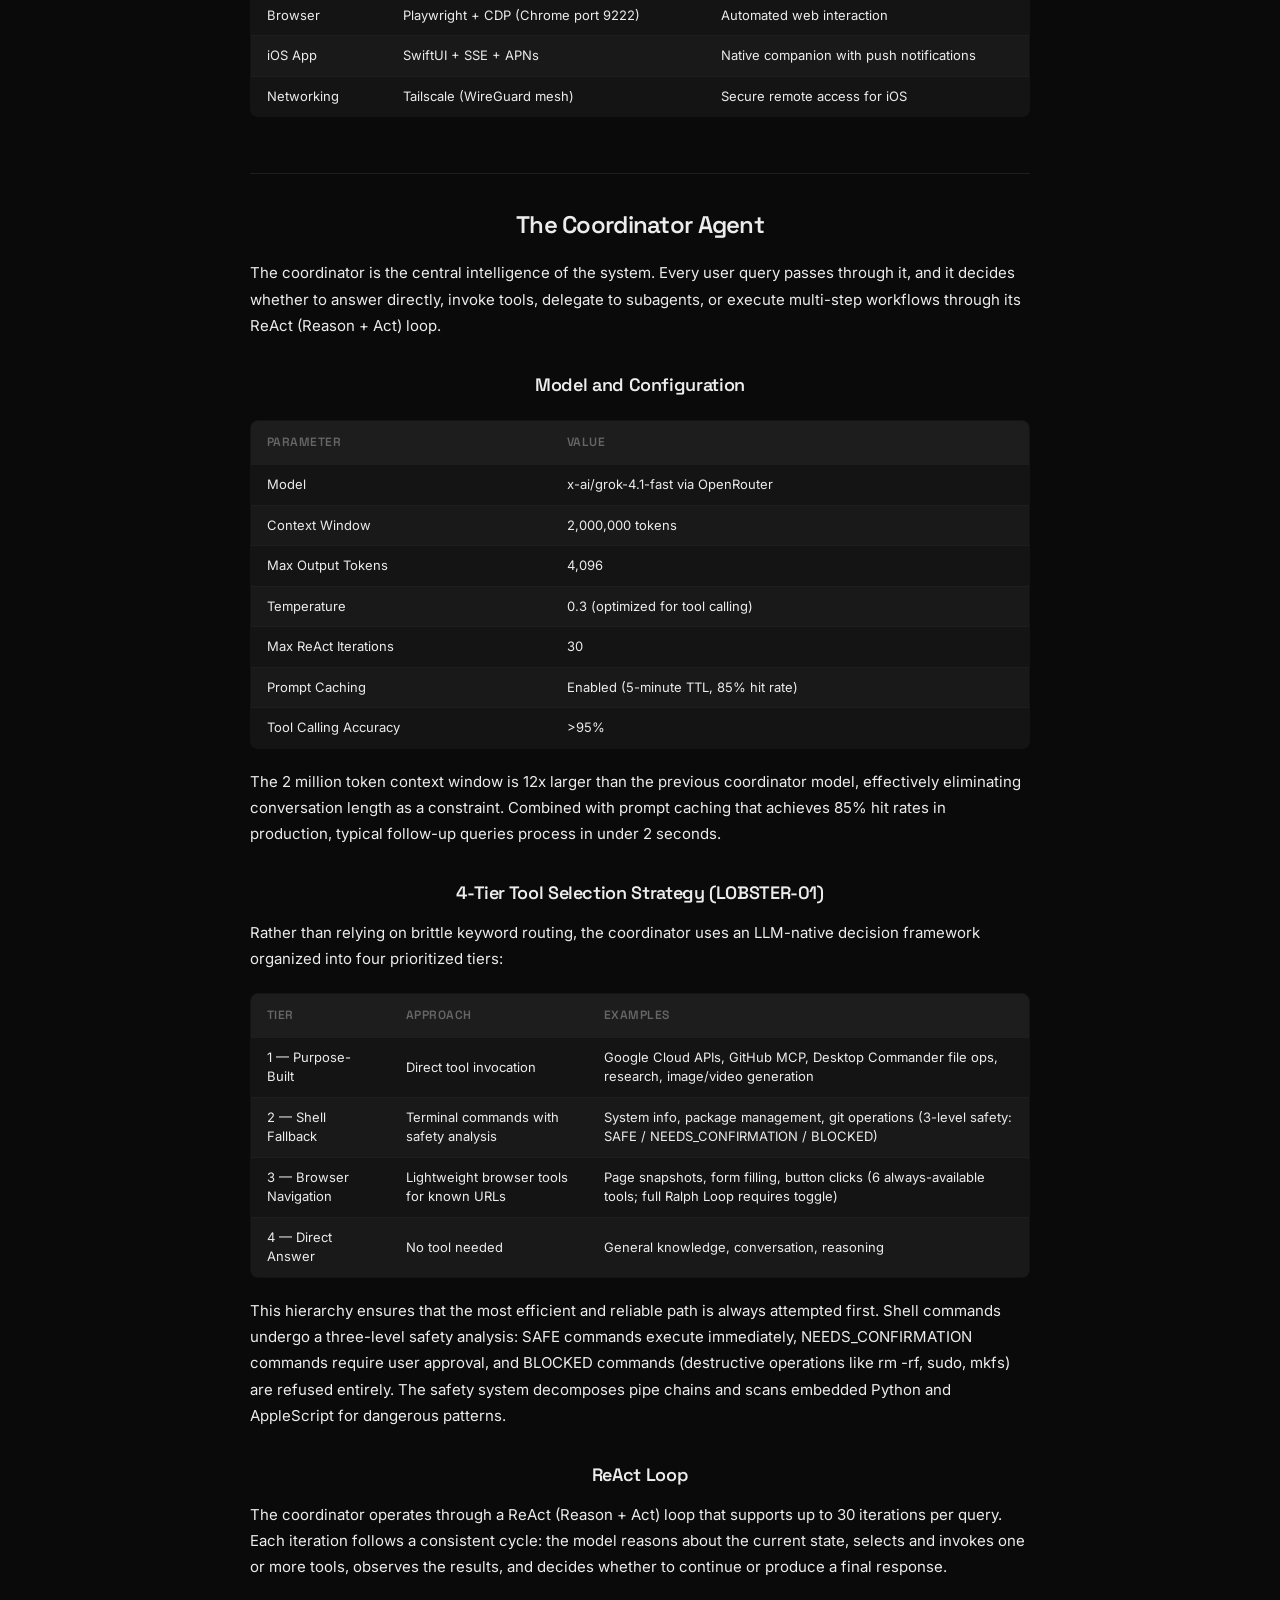
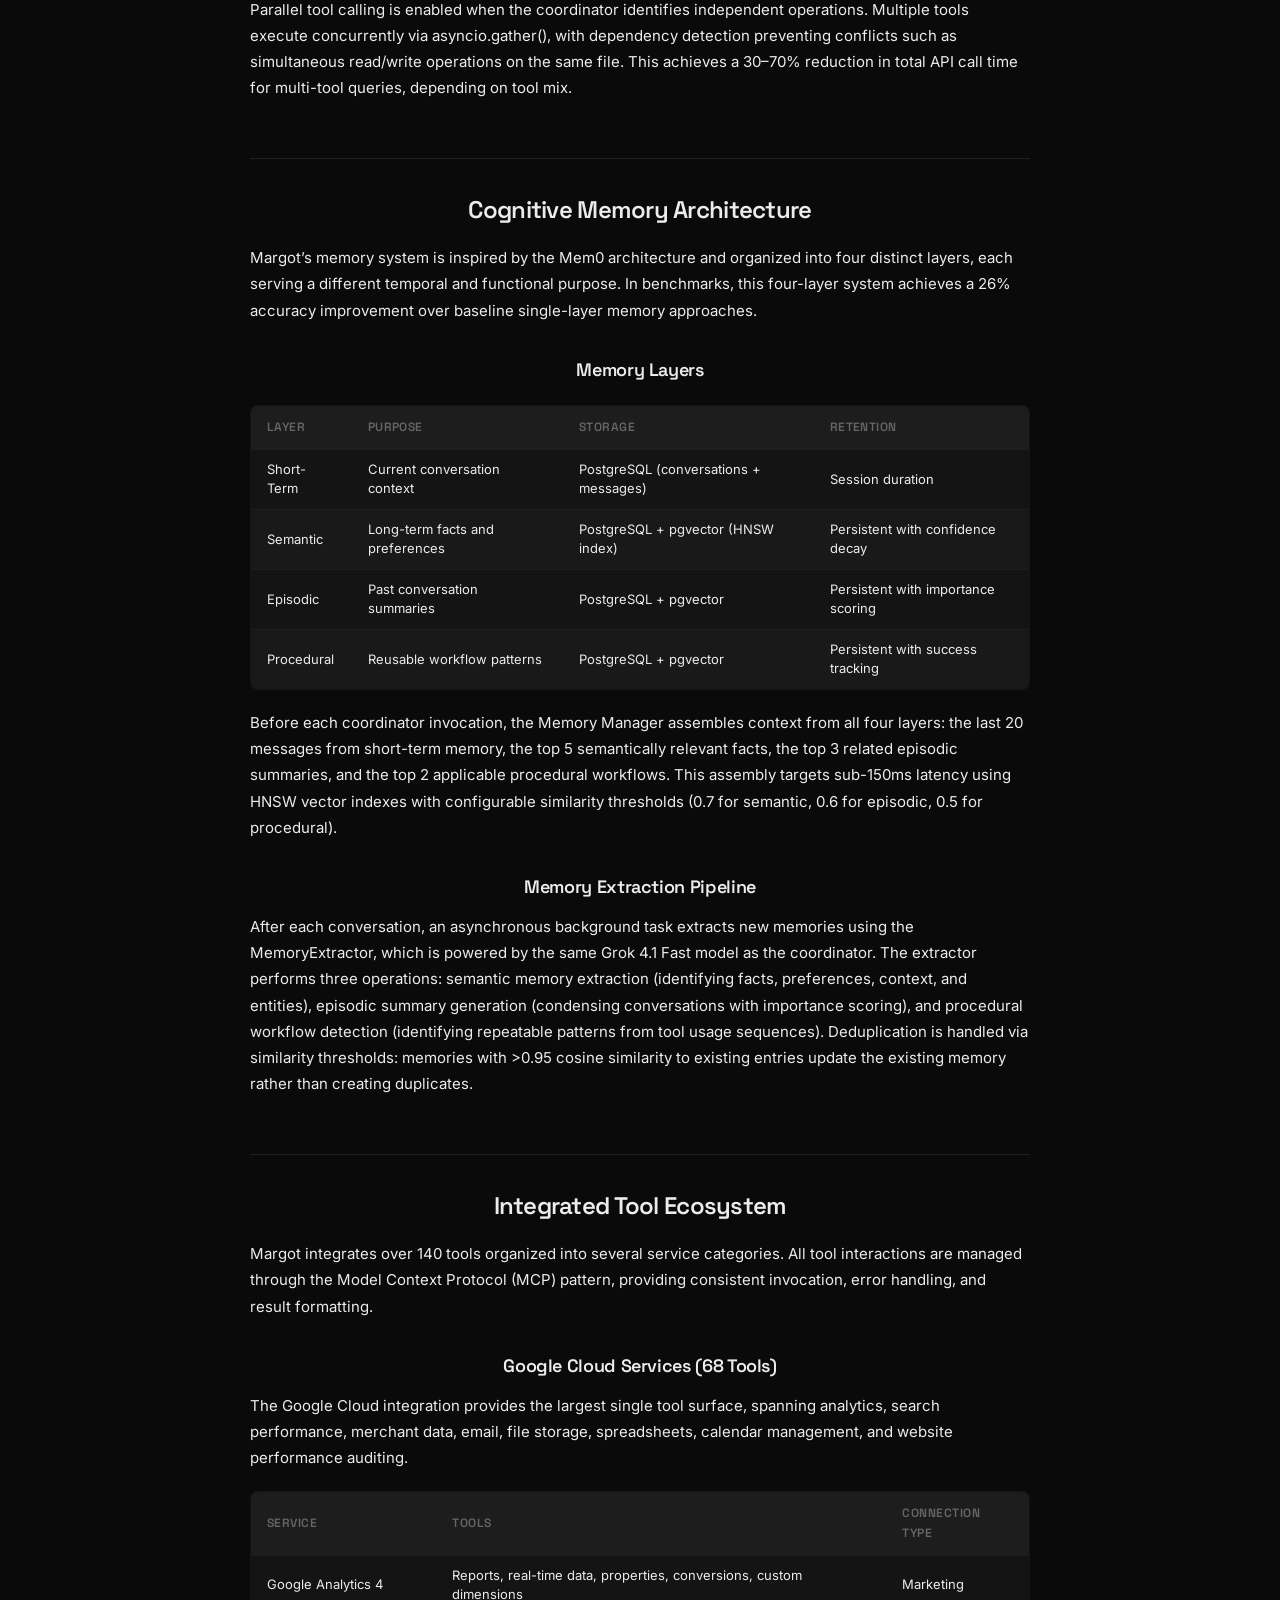
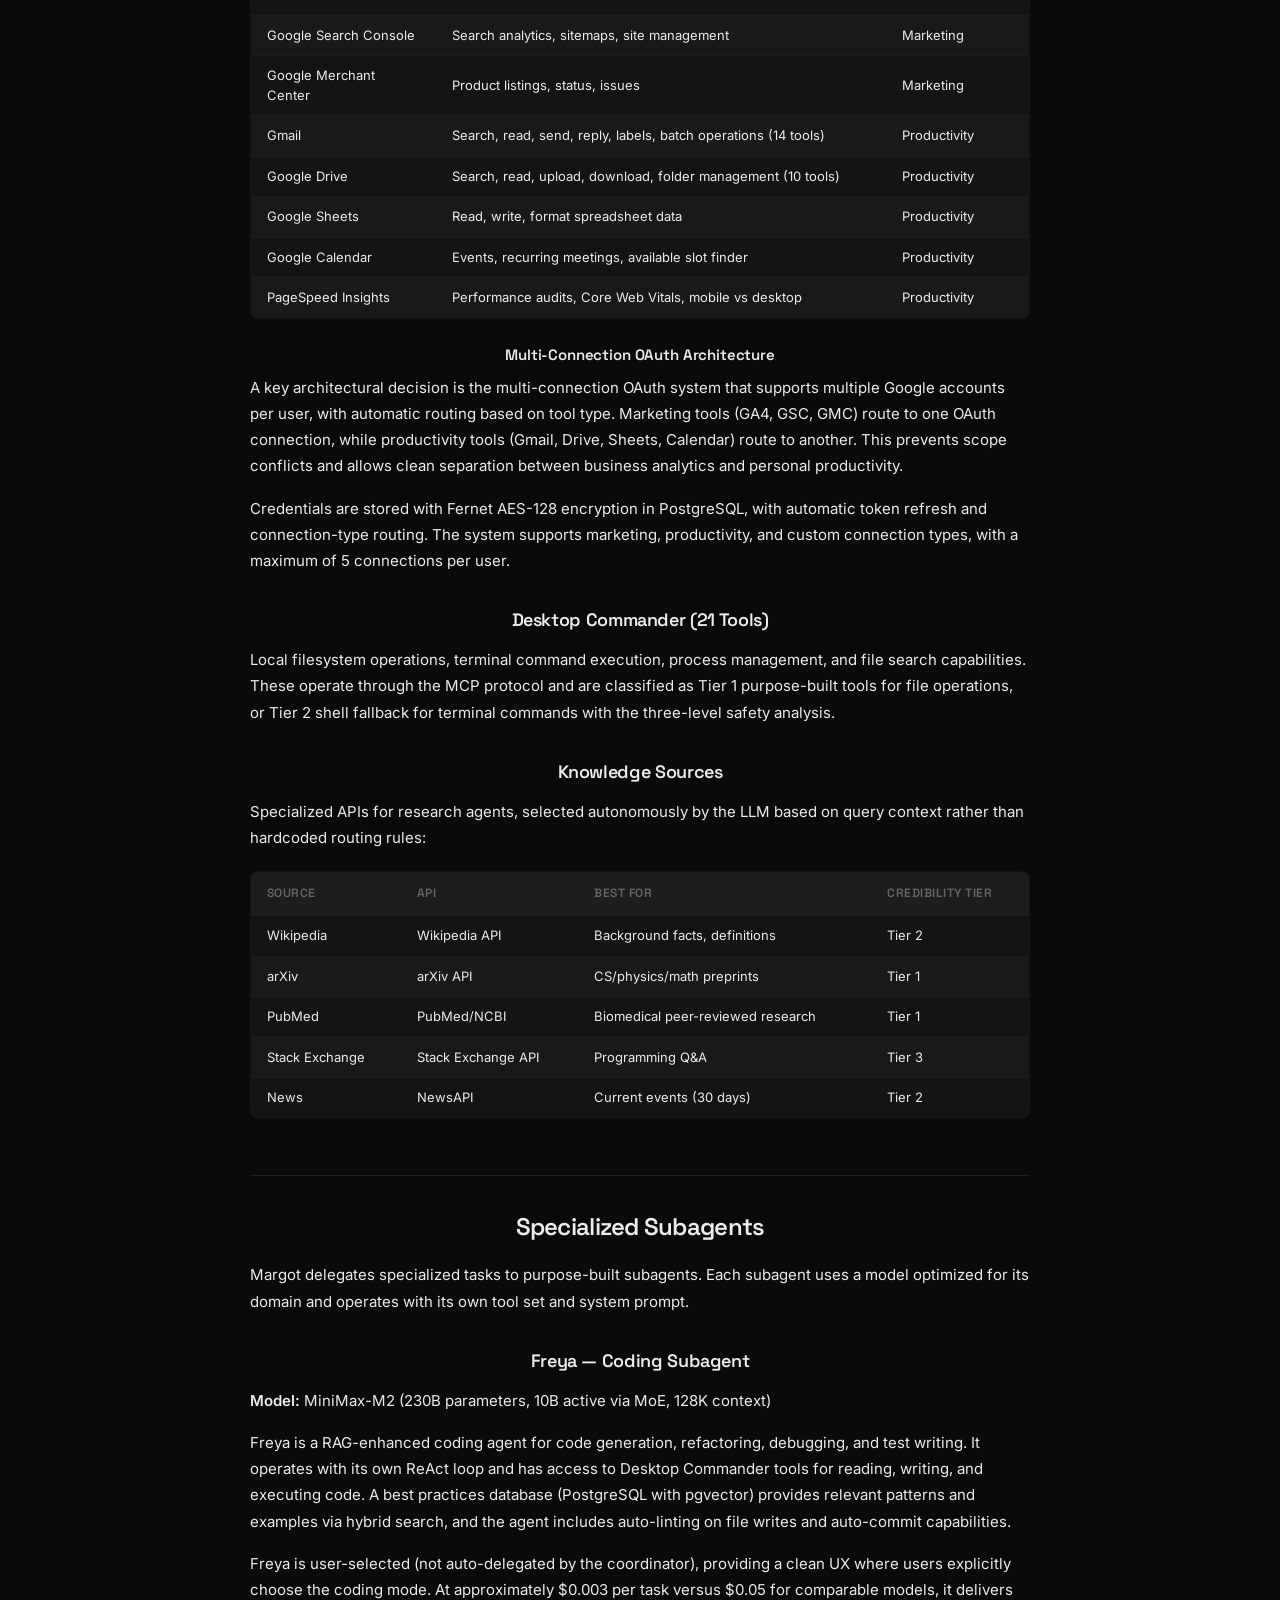
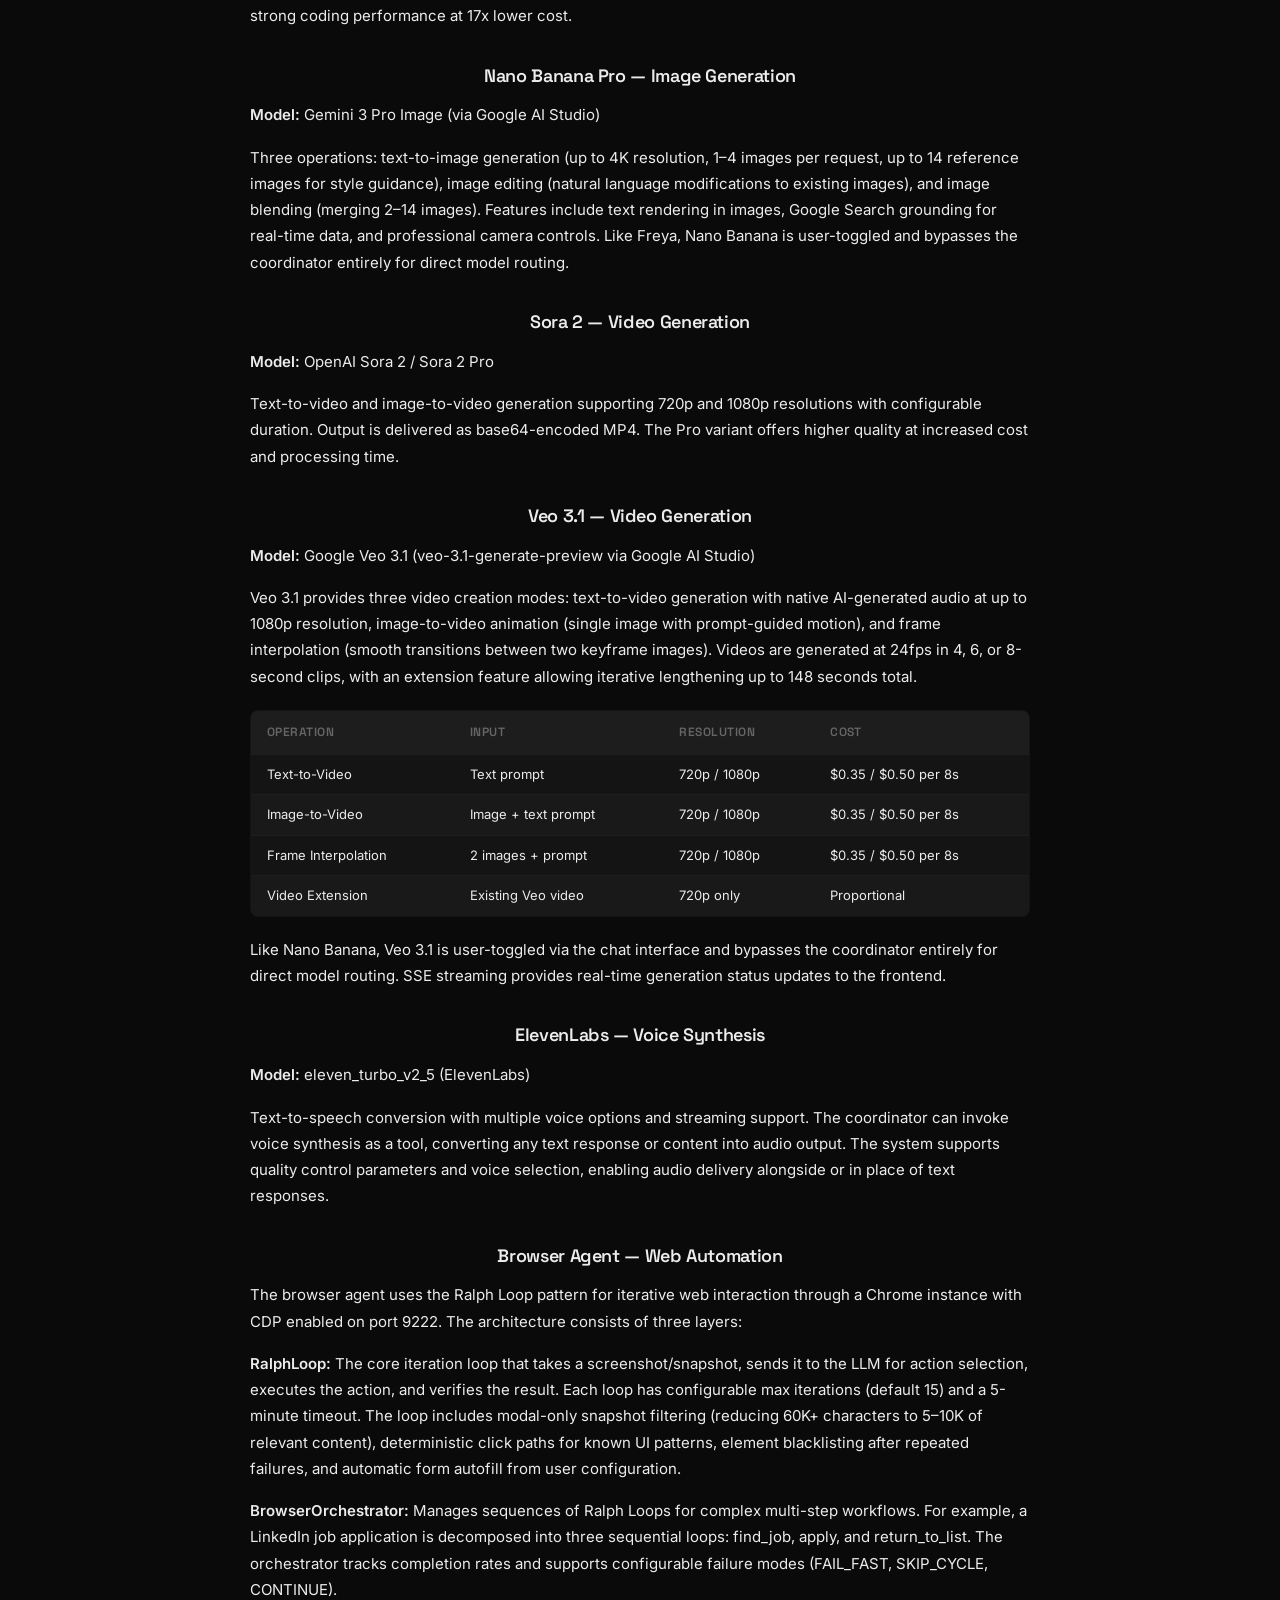
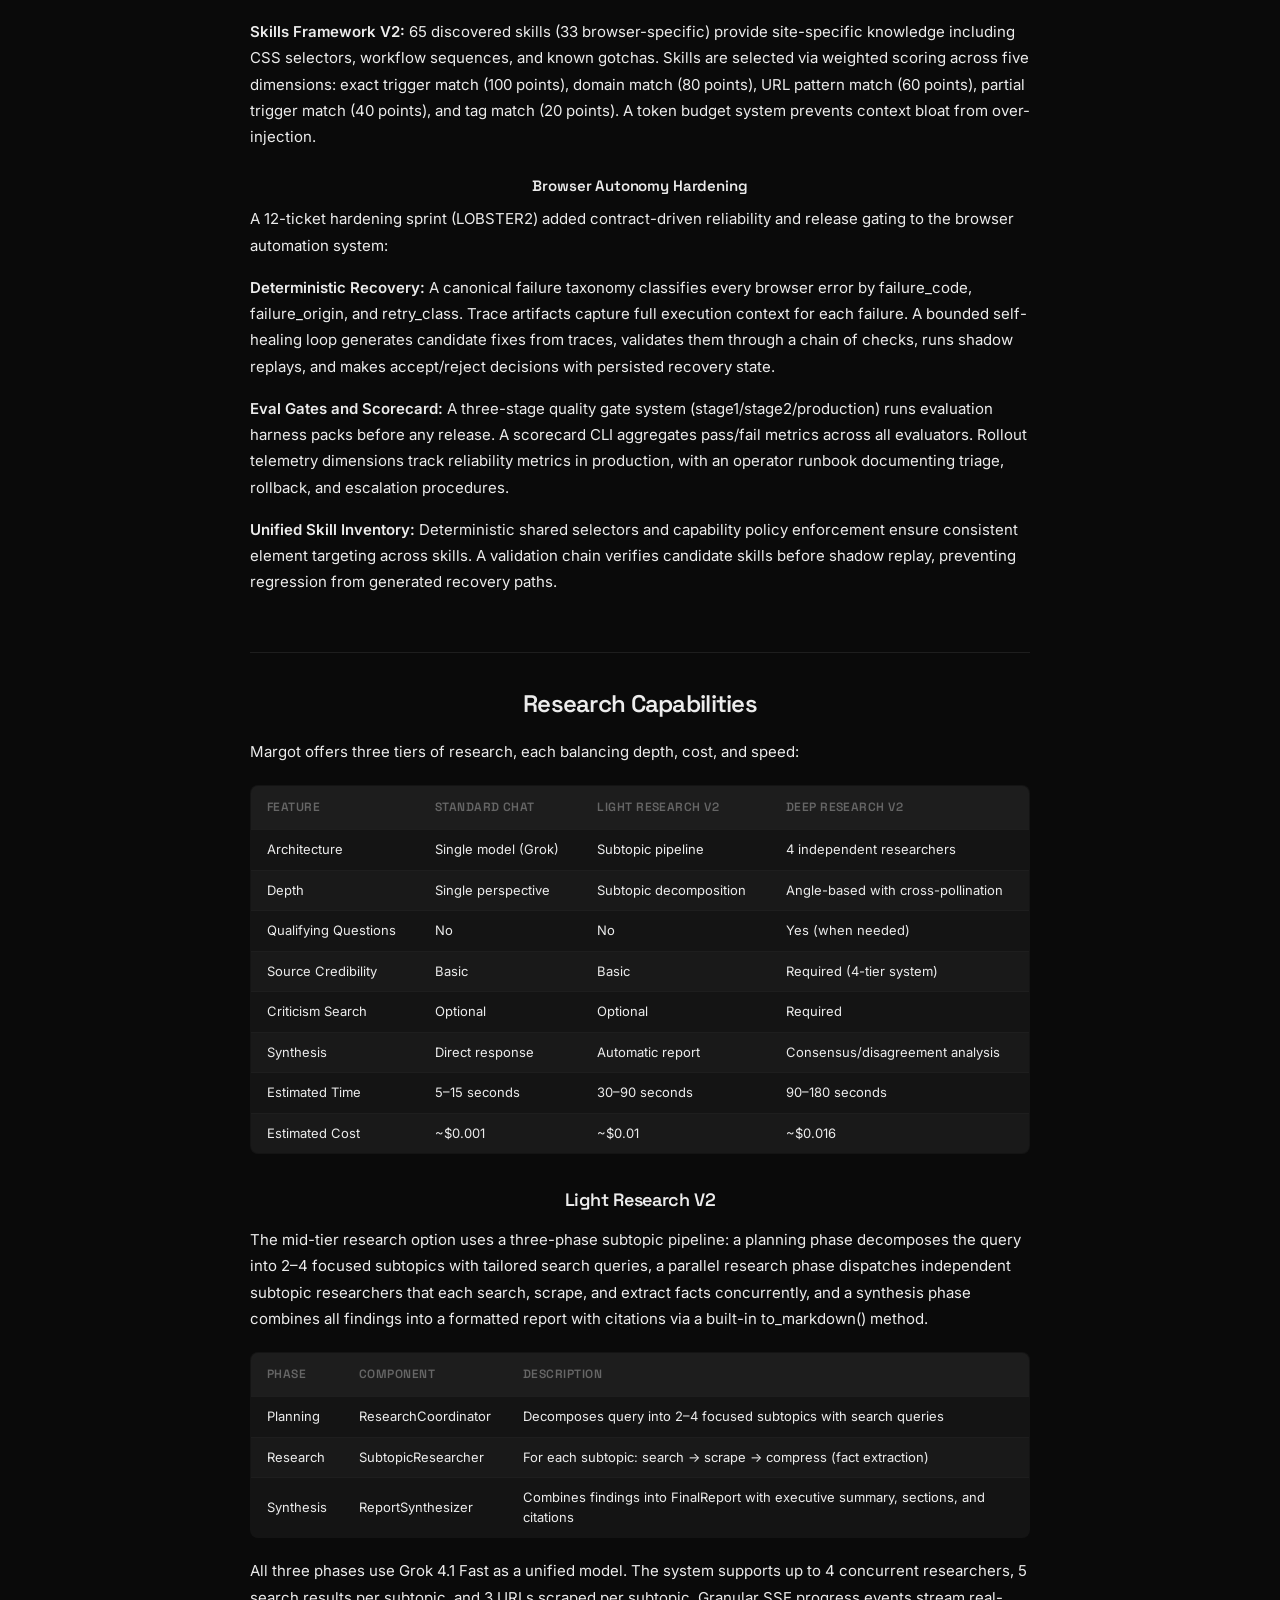
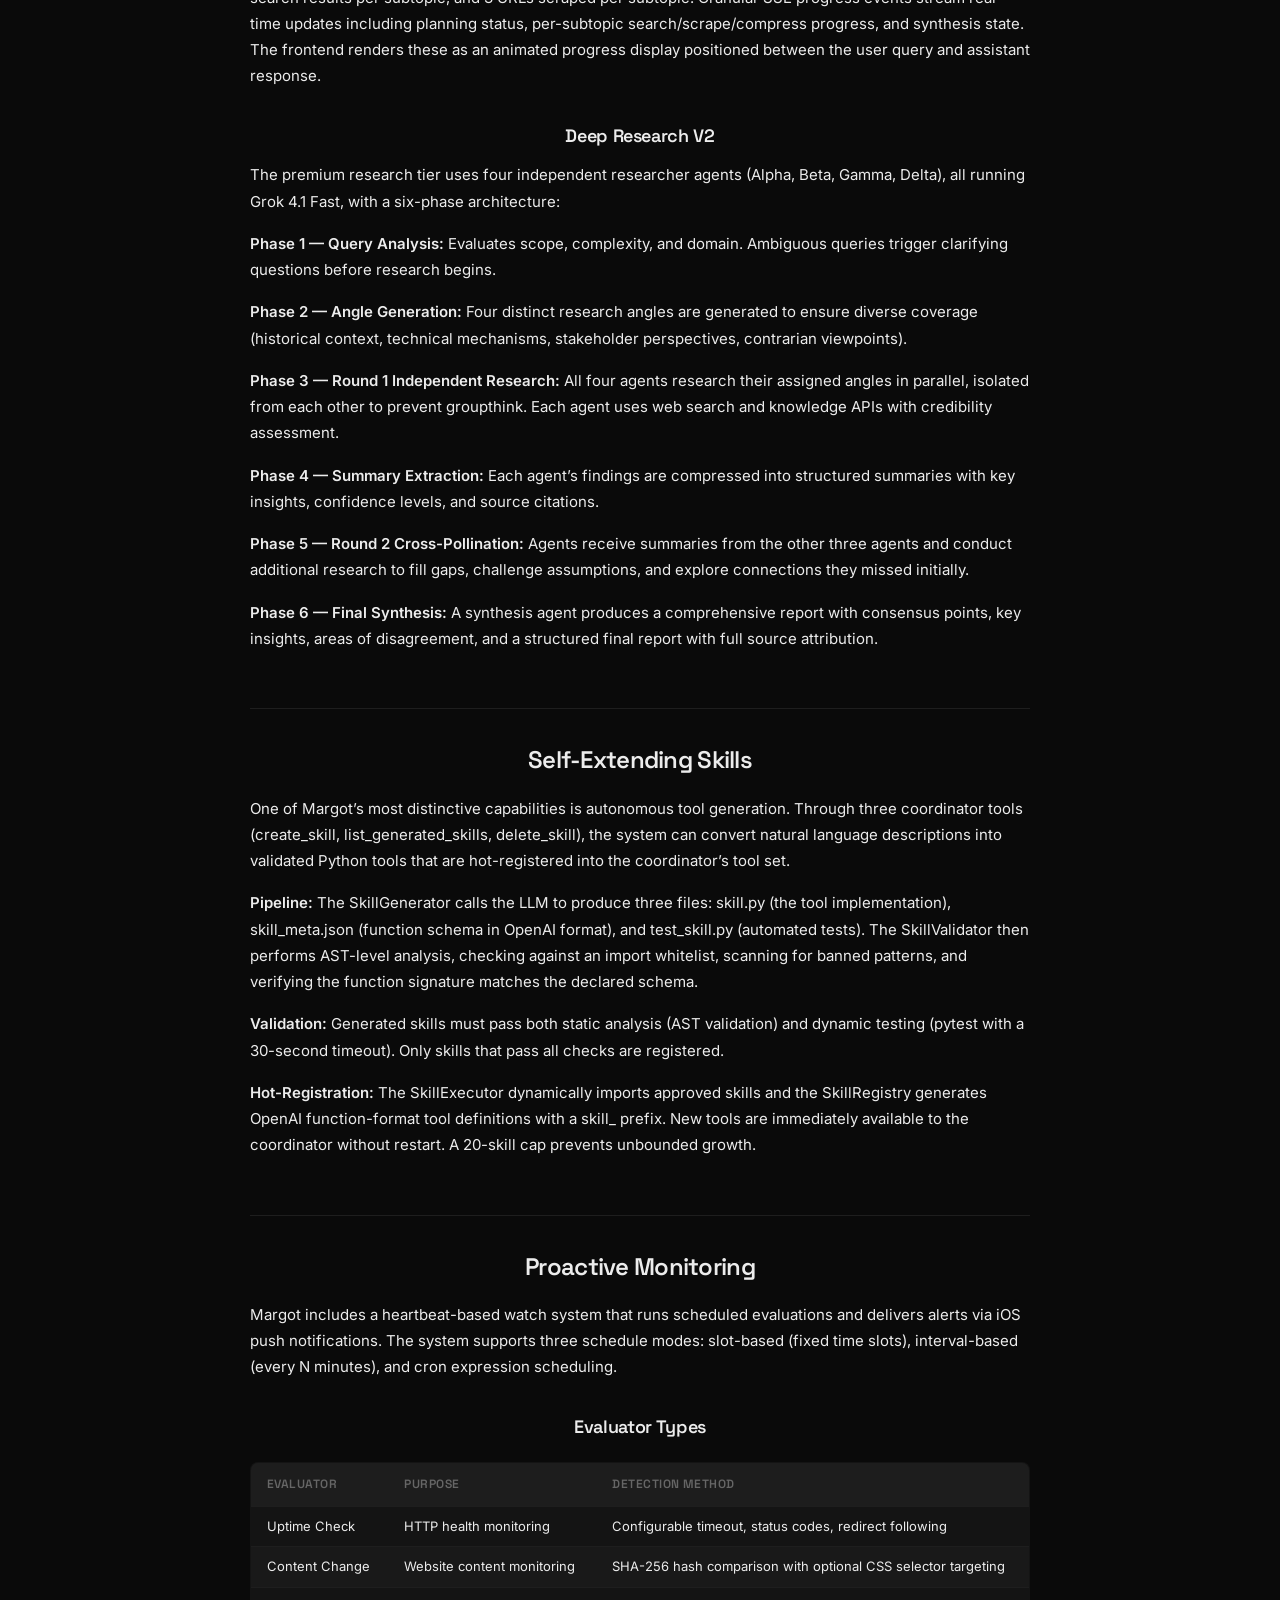
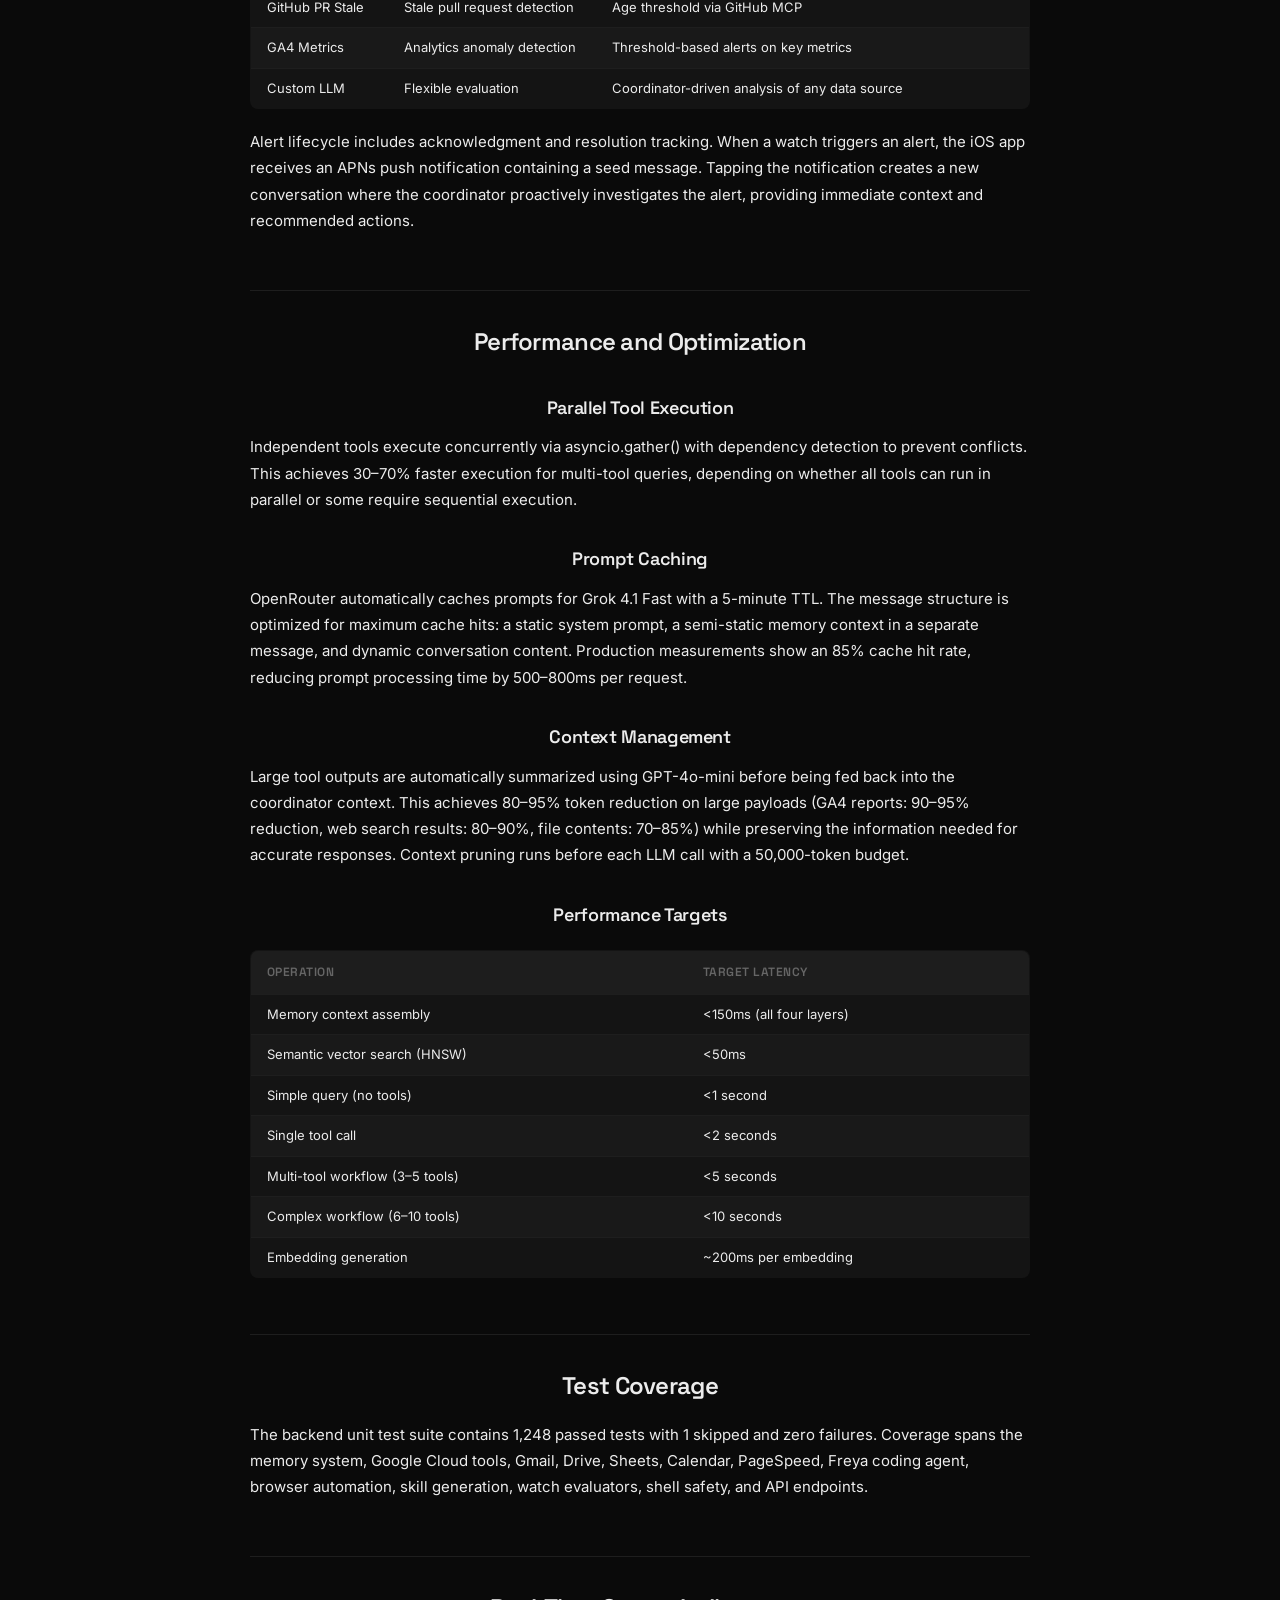
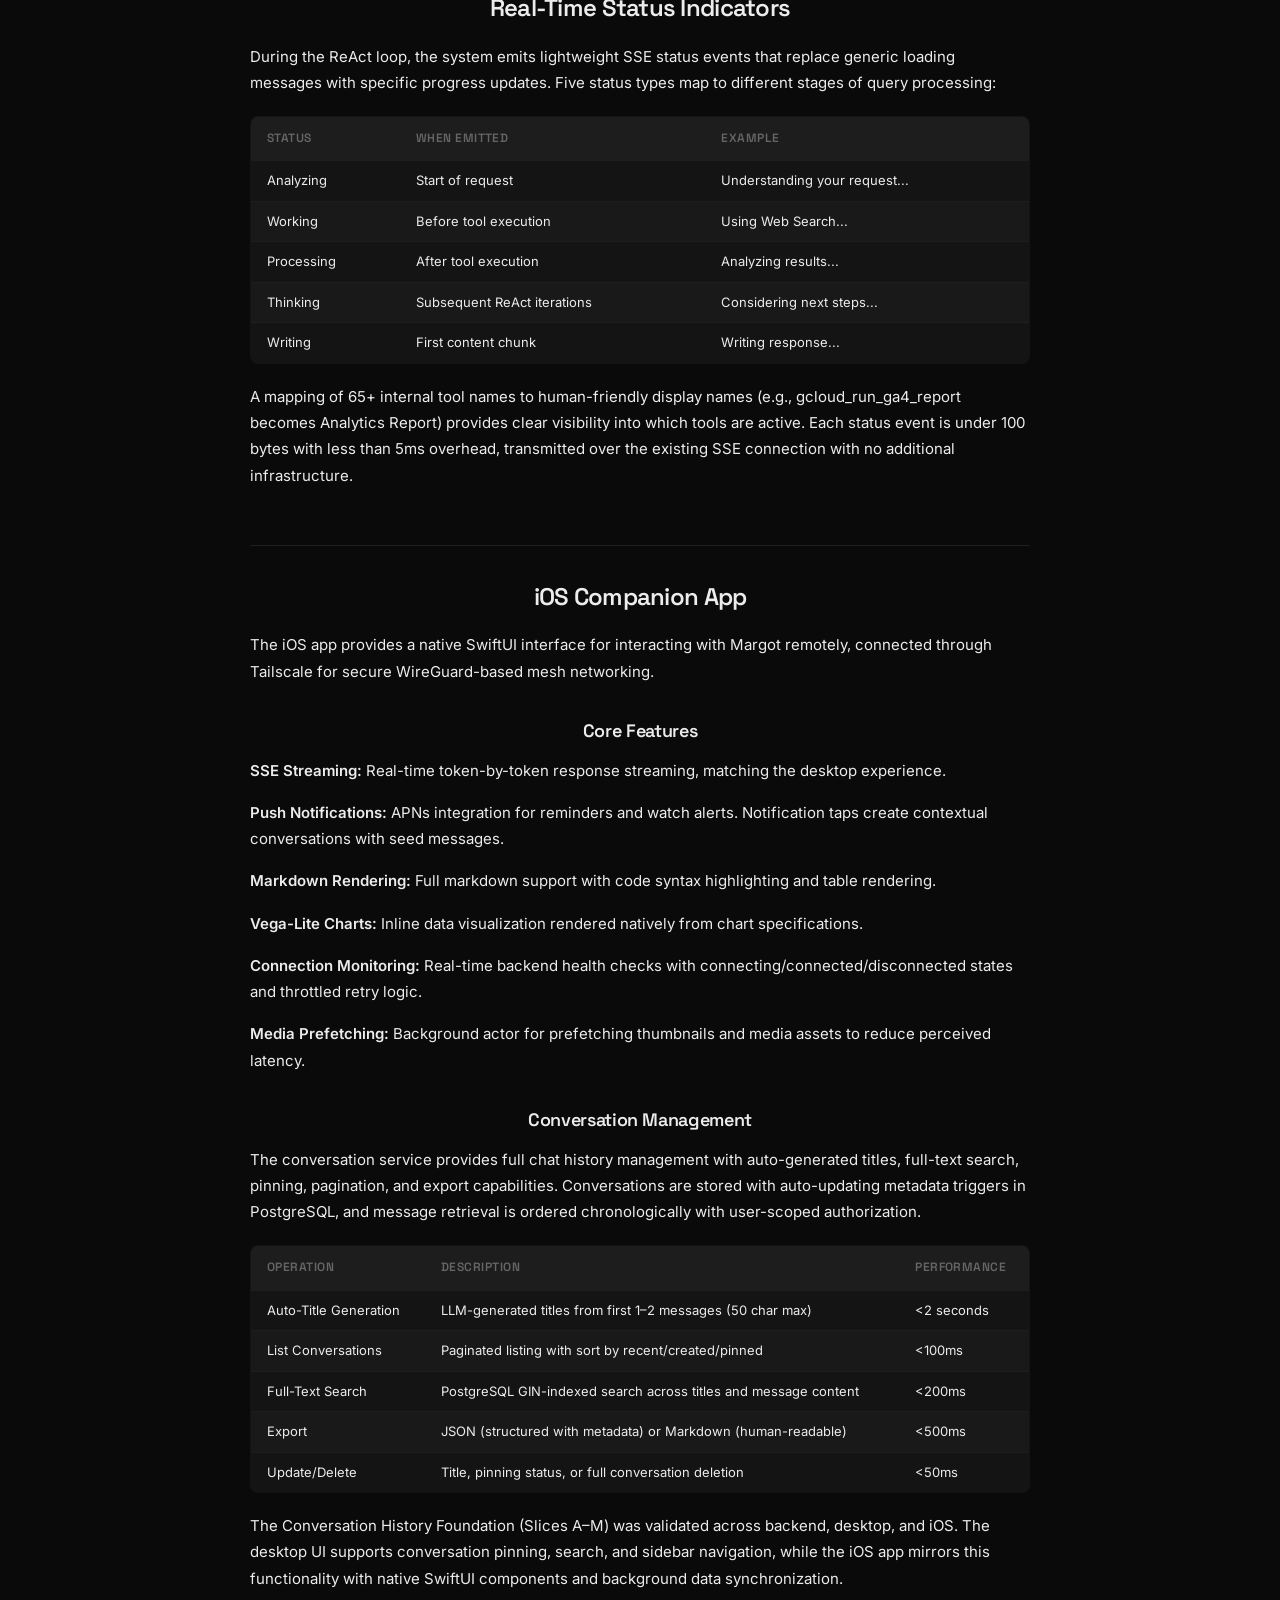
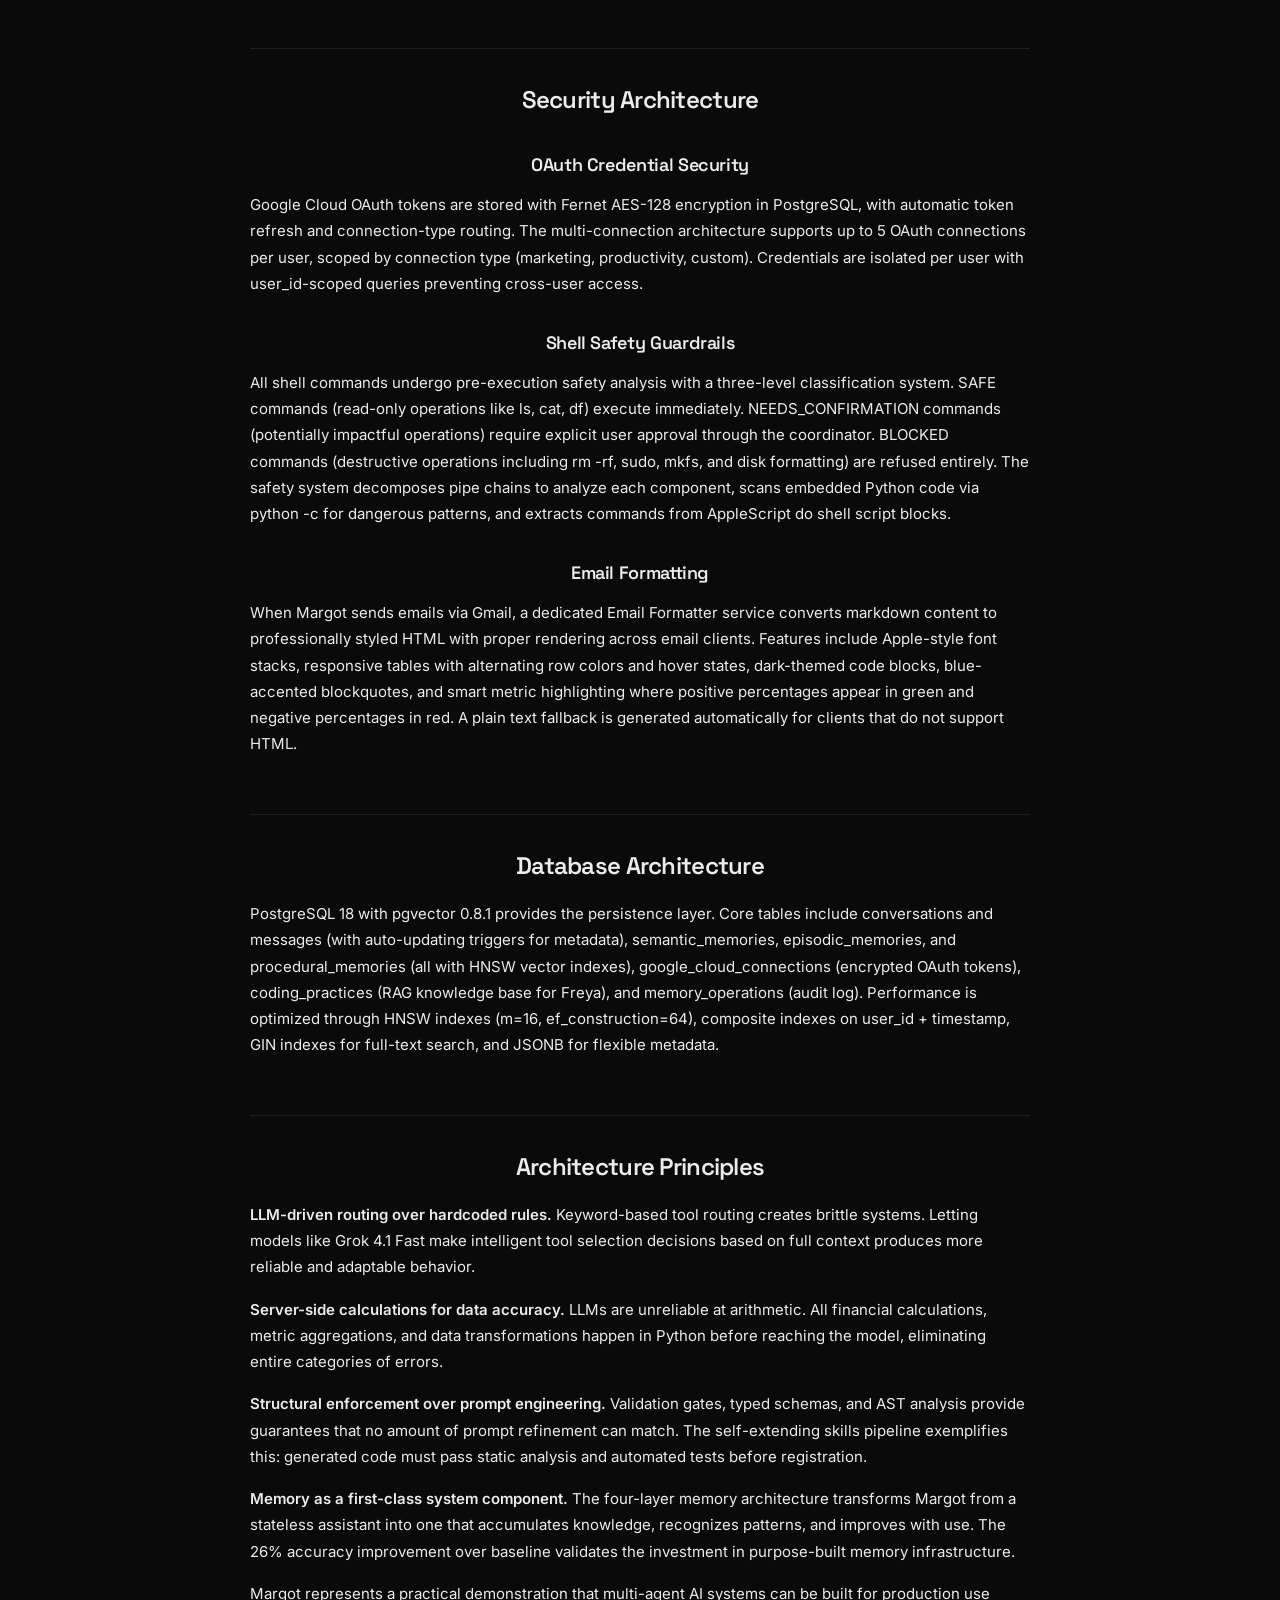
<file: paper.html>
<!DOCTYPE html>
<html lang="en">
<head>
    <meta charset="UTF-8">
    <meta name="viewport" content="width=device-width, initial-scale=1.0">
    <meta name="description" content="Margot Technical White Paper — Multi-Agent AI Desktop Assistant architecture, memory system, and tool ecosystem documentation.">
    <title>Technical Paper | Margot</title>
    <link rel="stylesheet" href="styles.css?v=3">
    <link rel="preconnect" href="https://fonts.googleapis.com">
    <link rel="preconnect" href="https://fonts.gstatic.com" crossorigin>
    <link href="https://fonts.googleapis.com/css2?family=Space+Grotesk:wght@500;600;700&family=Inter:wght@400;500;600&family=JetBrains+Mono:wght@400;500&display=swap" rel="stylesheet">
</head>
<body>

    <nav class="navbar">
        <div class="container">
            <a href="/" class="logo">
                <span class="logo-icon">&#9670;</span>
                <span class="logo-text">Mountain Meadow Systems</span>
            </a>
            <ul class="nav-links">
                <li><a href="/#capabilities">Capabilities</a></li>
                <li><a href="/#architecture">Architecture</a></li>
                <li><a href="/#memory">Memory</a></li>
                <li><a href="/paper" class="active">Documentation</a></li>
            </ul>
            <a href="https://github.com/pkidwell22" target="_blank" rel="noopener" class="btn btn-nav">GitHub</a>
        </div>
    </nav>

    <main class="paper-page">
        <div class="container">

            <header class="paper-header">
                <h1>MARGOT</h1>
                <p class="paper-subtitle">Multi-Agent AI Desktop Assistant</p>
                <div class="paper-meta">
                    <span>Technical White Paper v2.1</span>
                    <span>February 2026</span>
                </div>
                <div class="paper-author">
                    <span>Patrick Kidwell</span>
                    <span>Mountain Meadow Systems</span>
                </div>
            </header>

            <article class="paper-content">

                <h2>Executive Summary</h2>
                <p>Margot is a multi-agent AI desktop assistant that orchestrates over 140 tools across Google Cloud services, GitHub, desktop operations, browser automation, computer use, and specialized knowledge bases. Built with a Tauri 2.0 + React frontend and a FastAPI/Python backend, the system is designed around a central coordinator agent that routes tasks to purpose-built tools and specialized subagents, backed by a four-layer cognitive memory architecture.</p>
                <p>This paper documents the system as of February 2026, covering the coordinator agent, memory system, tool ecosystem, specialized subagents, browser automation, research capabilities, self-extending skills, proactive monitoring, performance optimizations, and the iOS companion app.</p>
                <p>Key specifications: Coordinator powered by Grok 4.1 Fast with a 2 million token context window. 68 Google Cloud tools spanning GA4, Search Console, Merchant Center, Gmail, Drive, Sheets, and Calendar. 21 Desktop Commander tools for filesystem and terminal operations. 65 discovered browser skills with deterministic recovery and release gating. Three tiers of research from standard chat to four-agent deep research with cross-pollination. Image generation (Gemini 3 Pro), video generation (Veo 3.1, Sora 2), voice synthesis (ElevenLabs), and RAG-enhanced coding (Freya). A test suite with 1,248 passed tests and zero failures.</p>

                <h2>Technology Stack</h2>
                <div class="table-scroll">
                <table>
                    <thead>
                        <tr><th>Layer</th><th>Technology</th><th>Purpose</th></tr>
                    </thead>
                    <tbody>
                        <tr><td>Frontend</td><td>Tauri 2.0 + React/TypeScript</td><td>Cross-platform desktop shell with native performance</td></tr>
                        <tr><td>Backend</td><td>FastAPI (Python 3.12)</td><td>Async API server with SSE streaming</td></tr>
                        <tr><td>Database</td><td>PostgreSQL 18 + pgvector 0.8.1</td><td>Relational storage with vector similarity search</td></tr>
                        <tr><td>Coordinator LLM</td><td>Grok 4.1 Fast (xAI via OpenRouter)</td><td>Primary orchestrator with 2M token context</td></tr>
                        <tr><td>Browser Agent</td><td>Gemini 3 Flash (loop) / Grok 4.1 Fast (orchestration)</td><td>Autonomous browser actions</td></tr>
                        <tr><td>Fast LLM</td><td>GPT-4o-mini</td><td>Tool result summarization</td></tr>
                        <tr><td>Coding LLM</td><td>MiniMax-M2 (230B MoE)</td><td>RAG-enhanced code generation (Freya)</td></tr>
                        <tr><td>Embeddings</td><td>OpenAI text-embedding-3-small</td><td>1536-dimension vectors for memory search</td></tr>
                        <tr><td>Image Generation</td><td>Gemini 3 Pro Image (Nano Banana Pro)</td><td>Text-to-image, editing, and blending</td></tr>
                        <tr><td>Video Generation</td><td>Veo 3.1 (Google AI Studio)</td><td>Text-to-video, image-to-video, frame interpolation</td></tr>
                        <tr><td>Video Generation</td><td>Sora 2 (OpenAI)</td><td>Text-to-video and image-to-video</td></tr>
                        <tr><td>Voice Synthesis</td><td>ElevenLabs (eleven_turbo_v2_5)</td><td>Text-to-speech with streaming</td></tr>
                        <tr><td>Browser</td><td>Playwright + CDP (Chrome port 9222)</td><td>Automated web interaction</td></tr>
                        <tr><td>iOS App</td><td>SwiftUI + SSE + APNs</td><td>Native companion with push notifications</td></tr>
                        <tr><td>Networking</td><td>Tailscale (WireGuard mesh)</td><td>Secure remote access for iOS</td></tr>
                    </tbody>
                </table>
                </div>

                <h2>The Coordinator Agent</h2>
                <p>The coordinator is the central intelligence of the system. Every user query passes through it, and it decides whether to answer directly, invoke tools, delegate to subagents, or execute multi-step workflows through its ReAct (Reason + Act) loop.</p>

                <h3>Model and Configuration</h3>
                <div class="table-scroll">
                <table>
                    <thead>
                        <tr><th>Parameter</th><th>Value</th></tr>
                    </thead>
                    <tbody>
                        <tr><td>Model</td><td>x-ai/grok-4.1-fast via OpenRouter</td></tr>
                        <tr><td>Context Window</td><td>2,000,000 tokens</td></tr>
                        <tr><td>Max Output Tokens</td><td>4,096</td></tr>
                        <tr><td>Temperature</td><td>0.3 (optimized for tool calling)</td></tr>
                        <tr><td>Max ReAct Iterations</td><td>30</td></tr>
                        <tr><td>Prompt Caching</td><td>Enabled (5-minute TTL, 85% hit rate)</td></tr>
                        <tr><td>Tool Calling Accuracy</td><td>&gt;95%</td></tr>
                    </tbody>
                </table>
                </div>
                <p>The 2 million token context window is 12x larger than the previous coordinator model, effectively eliminating conversation length as a constraint. Combined with prompt caching that achieves 85% hit rates in production, typical follow-up queries process in under 2 seconds.</p>

                <h3>4-Tier Tool Selection Strategy (LOBSTER-01)</h3>
                <p>Rather than relying on brittle keyword routing, the coordinator uses an LLM-native decision framework organized into four prioritized tiers:</p>
                <div class="table-scroll">
                <table>
                    <thead>
                        <tr><th>Tier</th><th>Approach</th><th>Examples</th></tr>
                    </thead>
                    <tbody>
                        <tr><td>1 &mdash; Purpose-Built</td><td>Direct tool invocation</td><td>Google Cloud APIs, GitHub MCP, Desktop Commander file ops, research, image/video generation</td></tr>
                        <tr><td>2 &mdash; Shell Fallback</td><td>Terminal commands with safety analysis</td><td>System info, package management, git operations (3-level safety: SAFE / NEEDS_CONFIRMATION / BLOCKED)</td></tr>
                        <tr><td>3 &mdash; Browser Navigation</td><td>Lightweight browser tools for known URLs</td><td>Page snapshots, form filling, button clicks (6 always-available tools; full Ralph Loop requires toggle)</td></tr>
                        <tr><td>4 &mdash; Direct Answer</td><td>No tool needed</td><td>General knowledge, conversation, reasoning</td></tr>
                    </tbody>
                </table>
                </div>
                <p>This hierarchy ensures that the most efficient and reliable path is always attempted first. Shell commands undergo a three-level safety analysis: SAFE commands execute immediately, NEEDS_CONFIRMATION commands require user approval, and BLOCKED commands (destructive operations like rm -rf, sudo, mkfs) are refused entirely. The safety system decomposes pipe chains and scans embedded Python and AppleScript for dangerous patterns.</p>

                <h3>ReAct Loop</h3>
                <p>The coordinator operates through a ReAct (Reason + Act) loop that supports up to 30 iterations per query. Each iteration follows a consistent cycle: the model reasons about the current state, selects and invokes one or more tools, observes the results, and decides whether to continue or produce a final response.</p>
                <p>Parallel tool calling is enabled when the coordinator identifies independent operations. Multiple tools execute concurrently via asyncio.gather(), with dependency detection preventing conflicts such as simultaneous read/write operations on the same file. This achieves a 30&ndash;70% reduction in total API call time for multi-tool queries, depending on tool mix.</p>

                <h2>Cognitive Memory Architecture</h2>
                <p>Margot&rsquo;s memory system is inspired by the Mem0 architecture and organized into four distinct layers, each serving a different temporal and functional purpose. In benchmarks, this four-layer system achieves a 26% accuracy improvement over baseline single-layer memory approaches.</p>

                <h3>Memory Layers</h3>
                <div class="table-scroll">
                <table>
                    <thead>
                        <tr><th>Layer</th><th>Purpose</th><th>Storage</th><th>Retention</th></tr>
                    </thead>
                    <tbody>
                        <tr><td>Short-Term</td><td>Current conversation context</td><td>PostgreSQL (conversations + messages)</td><td>Session duration</td></tr>
                        <tr><td>Semantic</td><td>Long-term facts and preferences</td><td>PostgreSQL + pgvector (HNSW index)</td><td>Persistent with confidence decay</td></tr>
                        <tr><td>Episodic</td><td>Past conversation summaries</td><td>PostgreSQL + pgvector</td><td>Persistent with importance scoring</td></tr>
                        <tr><td>Procedural</td><td>Reusable workflow patterns</td><td>PostgreSQL + pgvector</td><td>Persistent with success tracking</td></tr>
                    </tbody>
                </table>
                </div>
                <p>Before each coordinator invocation, the Memory Manager assembles context from all four layers: the last 20 messages from short-term memory, the top 5 semantically relevant facts, the top 3 related episodic summaries, and the top 2 applicable procedural workflows. This assembly targets sub-150ms latency using HNSW vector indexes with configurable similarity thresholds (0.7 for semantic, 0.6 for episodic, 0.5 for procedural).</p>

                <h3>Memory Extraction Pipeline</h3>
                <p>After each conversation, an asynchronous background task extracts new memories using the MemoryExtractor, which is powered by the same Grok 4.1 Fast model as the coordinator. The extractor performs three operations: semantic memory extraction (identifying facts, preferences, context, and entities), episodic summary generation (condensing conversations with importance scoring), and procedural workflow detection (identifying repeatable patterns from tool usage sequences). Deduplication is handled via similarity thresholds: memories with &gt;0.95 cosine similarity to existing entries update the existing memory rather than creating duplicates.</p>

                <h2>Integrated Tool Ecosystem</h2>
                <p>Margot integrates over 140 tools organized into several service categories. All tool interactions are managed through the Model Context Protocol (MCP) pattern, providing consistent invocation, error handling, and result formatting.</p>

                <h3>Google Cloud Services (68 Tools)</h3>
                <p>The Google Cloud integration provides the largest single tool surface, spanning analytics, search performance, merchant data, email, file storage, spreadsheets, calendar management, and website performance auditing.</p>
                <div class="table-scroll">
                <table>
                    <thead>
                        <tr><th>Service</th><th>Tools</th><th>Connection Type</th></tr>
                    </thead>
                    <tbody>
                        <tr><td>Google Analytics 4</td><td>Reports, real-time data, properties, conversions, custom dimensions</td><td>Marketing</td></tr>
                        <tr><td>Google Search Console</td><td>Search analytics, sitemaps, site management</td><td>Marketing</td></tr>
                        <tr><td>Google Merchant Center</td><td>Product listings, status, issues</td><td>Marketing</td></tr>
                        <tr><td>Gmail</td><td>Search, read, send, reply, labels, batch operations (14 tools)</td><td>Productivity</td></tr>
                        <tr><td>Google Drive</td><td>Search, read, upload, download, folder management (10 tools)</td><td>Productivity</td></tr>
                        <tr><td>Google Sheets</td><td>Read, write, format spreadsheet data</td><td>Productivity</td></tr>
                        <tr><td>Google Calendar</td><td>Events, recurring meetings, available slot finder</td><td>Productivity</td></tr>
                        <tr><td>PageSpeed Insights</td><td>Performance audits, Core Web Vitals, mobile vs desktop</td><td>Productivity</td></tr>
                    </tbody>
                </table>
                </div>

                <h4>Multi-Connection OAuth Architecture</h4>
                <p>A key architectural decision is the multi-connection OAuth system that supports multiple Google accounts per user, with automatic routing based on tool type. Marketing tools (GA4, GSC, GMC) route to one OAuth connection, while productivity tools (Gmail, Drive, Sheets, Calendar) route to another. This prevents scope conflicts and allows clean separation between business analytics and personal productivity.</p>
                <p>Credentials are stored with Fernet AES-128 encryption in PostgreSQL, with automatic token refresh and connection-type routing. The system supports marketing, productivity, and custom connection types, with a maximum of 5 connections per user.</p>

                <h3>Desktop Commander (21 Tools)</h3>
                <p>Local filesystem operations, terminal command execution, process management, and file search capabilities. These operate through the MCP protocol and are classified as Tier 1 purpose-built tools for file operations, or Tier 2 shell fallback for terminal commands with the three-level safety analysis.</p>

                <h3>Knowledge Sources</h3>
                <p>Specialized APIs for research agents, selected autonomously by the LLM based on query context rather than hardcoded routing rules:</p>
                <div class="table-scroll">
                <table>
                    <thead>
                        <tr><th>Source</th><th>API</th><th>Best For</th><th>Credibility Tier</th></tr>
                    </thead>
                    <tbody>
                        <tr><td>Wikipedia</td><td>Wikipedia API</td><td>Background facts, definitions</td><td>Tier 2</td></tr>
                        <tr><td>arXiv</td><td>arXiv API</td><td>CS/physics/math preprints</td><td>Tier 1</td></tr>
                        <tr><td>PubMed</td><td>PubMed/NCBI</td><td>Biomedical peer-reviewed research</td><td>Tier 1</td></tr>
                        <tr><td>Stack Exchange</td><td>Stack Exchange API</td><td>Programming Q&amp;A</td><td>Tier 3</td></tr>
                        <tr><td>News</td><td>NewsAPI</td><td>Current events (30 days)</td><td>Tier 2</td></tr>
                    </tbody>
                </table>
                </div>

                <h2>Specialized Subagents</h2>
                <p>Margot delegates specialized tasks to purpose-built subagents. Each subagent uses a model optimized for its domain and operates with its own tool set and system prompt.</p>

                <h3>Freya &mdash; Coding Subagent</h3>
                <p><strong>Model:</strong> MiniMax-M2 (230B parameters, 10B active via MoE, 128K context)</p>
                <p>Freya is a RAG-enhanced coding agent for code generation, refactoring, debugging, and test writing. It operates with its own ReAct loop and has access to Desktop Commander tools for reading, writing, and executing code. A best practices database (PostgreSQL with pgvector) provides relevant patterns and examples via hybrid search, and the agent includes auto-linting on file writes and auto-commit capabilities.</p>
                <p>Freya is user-selected (not auto-delegated by the coordinator), providing a clean UX where users explicitly choose the coding mode. At approximately $0.003 per task versus $0.05 for comparable models, it delivers strong coding performance at 17x lower cost.</p>

                <h3>Nano Banana Pro &mdash; Image Generation</h3>
                <p><strong>Model:</strong> Gemini 3 Pro Image (via Google AI Studio)</p>
                <p>Three operations: text-to-image generation (up to 4K resolution, 1&ndash;4 images per request, up to 14 reference images for style guidance), image editing (natural language modifications to existing images), and image blending (merging 2&ndash;14 images). Features include text rendering in images, Google Search grounding for real-time data, and professional camera controls. Like Freya, Nano Banana is user-toggled and bypasses the coordinator entirely for direct model routing.</p>

                <h3>Sora 2 &mdash; Video Generation</h3>
                <p><strong>Model:</strong> OpenAI Sora 2 / Sora 2 Pro</p>
                <p>Text-to-video and image-to-video generation supporting 720p and 1080p resolutions with configurable duration. Output is delivered as base64-encoded MP4. The Pro variant offers higher quality at increased cost and processing time.</p>

                <h3>Veo 3.1 &mdash; Video Generation</h3>
                <p><strong>Model:</strong> Google Veo 3.1 (veo-3.1-generate-preview via Google AI Studio)</p>
                <p>Veo 3.1 provides three video creation modes: text-to-video generation with native AI-generated audio at up to 1080p resolution, image-to-video animation (single image with prompt-guided motion), and frame interpolation (smooth transitions between two keyframe images). Videos are generated at 24fps in 4, 6, or 8-second clips, with an extension feature allowing iterative lengthening up to 148 seconds total.</p>
                <div class="table-scroll">
                <table>
                    <thead>
                        <tr><th>Operation</th><th>Input</th><th>Resolution</th><th>Cost</th></tr>
                    </thead>
                    <tbody>
                        <tr><td>Text-to-Video</td><td>Text prompt</td><td>720p / 1080p</td><td>$0.35 / $0.50 per 8s</td></tr>
                        <tr><td>Image-to-Video</td><td>Image + text prompt</td><td>720p / 1080p</td><td>$0.35 / $0.50 per 8s</td></tr>
                        <tr><td>Frame Interpolation</td><td>2 images + prompt</td><td>720p / 1080p</td><td>$0.35 / $0.50 per 8s</td></tr>
                        <tr><td>Video Extension</td><td>Existing Veo video</td><td>720p only</td><td>Proportional</td></tr>
                    </tbody>
                </table>
                </div>
                <p>Like Nano Banana, Veo 3.1 is user-toggled via the chat interface and bypasses the coordinator entirely for direct model routing. SSE streaming provides real-time generation status updates to the frontend.</p>

                <h3>ElevenLabs &mdash; Voice Synthesis</h3>
                <p><strong>Model:</strong> eleven_turbo_v2_5 (ElevenLabs)</p>
                <p>Text-to-speech conversion with multiple voice options and streaming support. The coordinator can invoke voice synthesis as a tool, converting any text response or content into audio output. The system supports quality control parameters and voice selection, enabling audio delivery alongside or in place of text responses.</p>

                <h3>Browser Agent &mdash; Web Automation</h3>
                <p>The browser agent uses the Ralph Loop pattern for iterative web interaction through a Chrome instance with CDP enabled on port 9222. The architecture consists of three layers:</p>
                <p><strong>RalphLoop:</strong> The core iteration loop that takes a screenshot/snapshot, sends it to the LLM for action selection, executes the action, and verifies the result. Each loop has configurable max iterations (default 15) and a 5-minute timeout. The loop includes modal-only snapshot filtering (reducing 60K+ characters to 5&ndash;10K of relevant content), deterministic click paths for known UI patterns, element blacklisting after repeated failures, and automatic form autofill from user configuration.</p>
                <p><strong>BrowserOrchestrator:</strong> Manages sequences of Ralph Loops for complex multi-step workflows. For example, a LinkedIn job application is decomposed into three sequential loops: find_job, apply, and return_to_list. The orchestrator tracks completion rates and supports configurable failure modes (FAIL_FAST, SKIP_CYCLE, CONTINUE).</p>
                <p><strong>Skills Framework V2:</strong> 65 discovered skills (33 browser-specific) provide site-specific knowledge including CSS selectors, workflow sequences, and known gotchas. Skills are selected via weighted scoring across five dimensions: exact trigger match (100 points), domain match (80 points), URL pattern match (60 points), partial trigger match (40 points), and tag match (20 points). A token budget system prevents context bloat from over-injection.</p>

                <h4>Browser Autonomy Hardening</h4>
                <p>A 12-ticket hardening sprint (LOBSTER2) added contract-driven reliability and release gating to the browser automation system:</p>
                <p><strong>Deterministic Recovery:</strong> A canonical failure taxonomy classifies every browser error by failure_code, failure_origin, and retry_class. Trace artifacts capture full execution context for each failure. A bounded self-healing loop generates candidate fixes from traces, validates them through a chain of checks, runs shadow replays, and makes accept/reject decisions with persisted recovery state.</p>
                <p><strong>Eval Gates and Scorecard:</strong> A three-stage quality gate system (stage1/stage2/production) runs evaluation harness packs before any release. A scorecard CLI aggregates pass/fail metrics across all evaluators. Rollout telemetry dimensions track reliability metrics in production, with an operator runbook documenting triage, rollback, and escalation procedures.</p>
                <p><strong>Unified Skill Inventory:</strong> Deterministic shared selectors and capability policy enforcement ensure consistent element targeting across skills. A validation chain verifies candidate skills before shadow replay, preventing regression from generated recovery paths.</p>

                <h2>Research Capabilities</h2>
                <p>Margot offers three tiers of research, each balancing depth, cost, and speed:</p>
                <div class="table-scroll">
                <table>
                    <thead>
                        <tr><th>Feature</th><th>Standard Chat</th><th>Light Research V2</th><th>Deep Research V2</th></tr>
                    </thead>
                    <tbody>
                        <tr><td>Architecture</td><td>Single model (Grok)</td><td>Subtopic pipeline</td><td>4 independent researchers</td></tr>
                        <tr><td>Depth</td><td>Single perspective</td><td>Subtopic decomposition</td><td>Angle-based with cross-pollination</td></tr>
                        <tr><td>Qualifying Questions</td><td>No</td><td>No</td><td>Yes (when needed)</td></tr>
                        <tr><td>Source Credibility</td><td>Basic</td><td>Basic</td><td>Required (4-tier system)</td></tr>
                        <tr><td>Criticism Search</td><td>Optional</td><td>Optional</td><td>Required</td></tr>
                        <tr><td>Synthesis</td><td>Direct response</td><td>Automatic report</td><td>Consensus/disagreement analysis</td></tr>
                        <tr><td>Estimated Time</td><td>5&ndash;15 seconds</td><td>30&ndash;90 seconds</td><td>90&ndash;180 seconds</td></tr>
                        <tr><td>Estimated Cost</td><td>~$0.001</td><td>~$0.01</td><td>~$0.016</td></tr>
                    </tbody>
                </table>
                </div>

                <h3>Light Research V2</h3>
                <p>The mid-tier research option uses a three-phase subtopic pipeline: a planning phase decomposes the query into 2&ndash;4 focused subtopics with tailored search queries, a parallel research phase dispatches independent subtopic researchers that each search, scrape, and extract facts concurrently, and a synthesis phase combines all findings into a formatted report with citations via a built-in to_markdown() method.</p>
                <div class="table-scroll">
                <table>
                    <thead>
                        <tr><th>Phase</th><th>Component</th><th>Description</th></tr>
                    </thead>
                    <tbody>
                        <tr><td>Planning</td><td>ResearchCoordinator</td><td>Decomposes query into 2&ndash;4 focused subtopics with search queries</td></tr>
                        <tr><td>Research</td><td>SubtopicResearcher</td><td>For each subtopic: search &rarr; scrape &rarr; compress (fact extraction)</td></tr>
                        <tr><td>Synthesis</td><td>ReportSynthesizer</td><td>Combines findings into FinalReport with executive summary, sections, and citations</td></tr>
                    </tbody>
                </table>
                </div>
                <p>All three phases use Grok 4.1 Fast as a unified model. The system supports up to 4 concurrent researchers, 5 search results per subtopic, and 3 URLs scraped per subtopic. Granular SSE progress events stream real-time updates including planning status, per-subtopic search/scrape/compress progress, and synthesis state. The frontend renders these as an animated progress display positioned between the user query and assistant response.</p>

                <h3>Deep Research V2</h3>
                <p>The premium research tier uses four independent researcher agents (Alpha, Beta, Gamma, Delta), all running Grok 4.1 Fast, with a six-phase architecture:</p>
                <p><strong>Phase 1 &mdash; Query Analysis:</strong> Evaluates scope, complexity, and domain. Ambiguous queries trigger clarifying questions before research begins.</p>
                <p><strong>Phase 2 &mdash; Angle Generation:</strong> Four distinct research angles are generated to ensure diverse coverage (historical context, technical mechanisms, stakeholder perspectives, contrarian viewpoints).</p>
                <p><strong>Phase 3 &mdash; Round 1 Independent Research:</strong> All four agents research their assigned angles in parallel, isolated from each other to prevent groupthink. Each agent uses web search and knowledge APIs with credibility assessment.</p>
                <p><strong>Phase 4 &mdash; Summary Extraction:</strong> Each agent&rsquo;s findings are compressed into structured summaries with key insights, confidence levels, and source citations.</p>
                <p><strong>Phase 5 &mdash; Round 2 Cross-Pollination:</strong> Agents receive summaries from the other three agents and conduct additional research to fill gaps, challenge assumptions, and explore connections they missed initially.</p>
                <p><strong>Phase 6 &mdash; Final Synthesis:</strong> A synthesis agent produces a comprehensive report with consensus points, key insights, areas of disagreement, and a structured final report with full source attribution.</p>

                <h2>Self-Extending Skills</h2>
                <p>One of Margot&rsquo;s most distinctive capabilities is autonomous tool generation. Through three coordinator tools (create_skill, list_generated_skills, delete_skill), the system can convert natural language descriptions into validated Python tools that are hot-registered into the coordinator&rsquo;s tool set.</p>
                <p><strong>Pipeline:</strong> The SkillGenerator calls the LLM to produce three files: skill.py (the tool implementation), skill_meta.json (function schema in OpenAI format), and test_skill.py (automated tests). The SkillValidator then performs AST-level analysis, checking against an import whitelist, scanning for banned patterns, and verifying the function signature matches the declared schema.</p>
                <p><strong>Validation:</strong> Generated skills must pass both static analysis (AST validation) and dynamic testing (pytest with a 30-second timeout). Only skills that pass all checks are registered.</p>
                <p><strong>Hot-Registration:</strong> The SkillExecutor dynamically imports approved skills and the SkillRegistry generates OpenAI function-format tool definitions with a skill_ prefix. New tools are immediately available to the coordinator without restart. A 20-skill cap prevents unbounded growth.</p>

                <h2>Proactive Monitoring</h2>
                <p>Margot includes a heartbeat-based watch system that runs scheduled evaluations and delivers alerts via iOS push notifications. The system supports three schedule modes: slot-based (fixed time slots), interval-based (every N minutes), and cron expression scheduling.</p>

                <h3>Evaluator Types</h3>
                <div class="table-scroll">
                <table>
                    <thead>
                        <tr><th>Evaluator</th><th>Purpose</th><th>Detection Method</th></tr>
                    </thead>
                    <tbody>
                        <tr><td>Uptime Check</td><td>HTTP health monitoring</td><td>Configurable timeout, status codes, redirect following</td></tr>
                        <tr><td>Content Change</td><td>Website content monitoring</td><td>SHA-256 hash comparison with optional CSS selector targeting</td></tr>
                        <tr><td>GitHub PR Stale</td><td>Stale pull request detection</td><td>Age threshold via GitHub MCP</td></tr>
                        <tr><td>GA4 Metrics</td><td>Analytics anomaly detection</td><td>Threshold-based alerts on key metrics</td></tr>
                        <tr><td>Custom LLM</td><td>Flexible evaluation</td><td>Coordinator-driven analysis of any data source</td></tr>
                    </tbody>
                </table>
                </div>
                <p>Alert lifecycle includes acknowledgment and resolution tracking. When a watch triggers an alert, the iOS app receives an APNs push notification containing a seed message. Tapping the notification creates a new conversation where the coordinator proactively investigates the alert, providing immediate context and recommended actions.</p>

                <h2>Performance and Optimization</h2>

                <h3>Parallel Tool Execution</h3>
                <p>Independent tools execute concurrently via asyncio.gather() with dependency detection to prevent conflicts. This achieves 30&ndash;70% faster execution for multi-tool queries, depending on whether all tools can run in parallel or some require sequential execution.</p>

                <h3>Prompt Caching</h3>
                <p>OpenRouter automatically caches prompts for Grok 4.1 Fast with a 5-minute TTL. The message structure is optimized for maximum cache hits: a static system prompt, a semi-static memory context in a separate message, and dynamic conversation content. Production measurements show an 85% cache hit rate, reducing prompt processing time by 500&ndash;800ms per request.</p>

                <h3>Context Management</h3>
                <p>Large tool outputs are automatically summarized using GPT-4o-mini before being fed back into the coordinator context. This achieves 80&ndash;95% token reduction on large payloads (GA4 reports: 90&ndash;95% reduction, web search results: 80&ndash;90%, file contents: 70&ndash;85%) while preserving the information needed for accurate responses. Context pruning runs before each LLM call with a 50,000-token budget.</p>

                <h3>Performance Targets</h3>
                <div class="table-scroll">
                <table>
                    <thead>
                        <tr><th>Operation</th><th>Target Latency</th></tr>
                    </thead>
                    <tbody>
                        <tr><td>Memory context assembly</td><td>&lt;150ms (all four layers)</td></tr>
                        <tr><td>Semantic vector search (HNSW)</td><td>&lt;50ms</td></tr>
                        <tr><td>Simple query (no tools)</td><td>&lt;1 second</td></tr>
                        <tr><td>Single tool call</td><td>&lt;2 seconds</td></tr>
                        <tr><td>Multi-tool workflow (3&ndash;5 tools)</td><td>&lt;5 seconds</td></tr>
                        <tr><td>Complex workflow (6&ndash;10 tools)</td><td>&lt;10 seconds</td></tr>
                        <tr><td>Embedding generation</td><td>~200ms per embedding</td></tr>
                    </tbody>
                </table>
                </div>

                <h2>Test Coverage</h2>
                <p>The backend unit test suite contains 1,248 passed tests with 1 skipped and zero failures. Coverage spans the memory system, Google Cloud tools, Gmail, Drive, Sheets, Calendar, PageSpeed, Freya coding agent, browser automation, skill generation, watch evaluators, shell safety, and API endpoints.</p>

                <h2>Real-Time Status Indicators</h2>
                <p>During the ReAct loop, the system emits lightweight SSE status events that replace generic loading messages with specific progress updates. Five status types map to different stages of query processing:</p>
                <div class="table-scroll">
                <table>
                    <thead>
                        <tr><th>Status</th><th>When Emitted</th><th>Example</th></tr>
                    </thead>
                    <tbody>
                        <tr><td>Analyzing</td><td>Start of request</td><td>Understanding your request...</td></tr>
                        <tr><td>Working</td><td>Before tool execution</td><td>Using Web Search...</td></tr>
                        <tr><td>Processing</td><td>After tool execution</td><td>Analyzing results...</td></tr>
                        <tr><td>Thinking</td><td>Subsequent ReAct iterations</td><td>Considering next steps...</td></tr>
                        <tr><td>Writing</td><td>First content chunk</td><td>Writing response...</td></tr>
                    </tbody>
                </table>
                </div>
                <p>A mapping of 65+ internal tool names to human-friendly display names (e.g., gcloud_run_ga4_report becomes Analytics Report) provides clear visibility into which tools are active. Each status event is under 100 bytes with less than 5ms overhead, transmitted over the existing SSE connection with no additional infrastructure.</p>

                <h2>iOS Companion App</h2>
                <p>The iOS app provides a native SwiftUI interface for interacting with Margot remotely, connected through Tailscale for secure WireGuard-based mesh networking.</p>

                <h3>Core Features</h3>
                <p><strong>SSE Streaming:</strong> Real-time token-by-token response streaming, matching the desktop experience.</p>
                <p><strong>Push Notifications:</strong> APNs integration for reminders and watch alerts. Notification taps create contextual conversations with seed messages.</p>
                <p><strong>Markdown Rendering:</strong> Full markdown support with code syntax highlighting and table rendering.</p>
                <p><strong>Vega-Lite Charts:</strong> Inline data visualization rendered natively from chart specifications.</p>
                <p><strong>Connection Monitoring:</strong> Real-time backend health checks with connecting/connected/disconnected states and throttled retry logic.</p>
                <p><strong>Media Prefetching:</strong> Background actor for prefetching thumbnails and media assets to reduce perceived latency.</p>

                <h3>Conversation Management</h3>
                <p>The conversation service provides full chat history management with auto-generated titles, full-text search, pinning, pagination, and export capabilities. Conversations are stored with auto-updating metadata triggers in PostgreSQL, and message retrieval is ordered chronologically with user-scoped authorization.</p>
                <div class="table-scroll">
                <table>
                    <thead>
                        <tr><th>Operation</th><th>Description</th><th>Performance</th></tr>
                    </thead>
                    <tbody>
                        <tr><td>Auto-Title Generation</td><td>LLM-generated titles from first 1&ndash;2 messages (50 char max)</td><td>&lt;2 seconds</td></tr>
                        <tr><td>List Conversations</td><td>Paginated listing with sort by recent/created/pinned</td><td>&lt;100ms</td></tr>
                        <tr><td>Full-Text Search</td><td>PostgreSQL GIN-indexed search across titles and message content</td><td>&lt;200ms</td></tr>
                        <tr><td>Export</td><td>JSON (structured with metadata) or Markdown (human-readable)</td><td>&lt;500ms</td></tr>
                        <tr><td>Update/Delete</td><td>Title, pinning status, or full conversation deletion</td><td>&lt;50ms</td></tr>
                    </tbody>
                </table>
                </div>
                <p>The Conversation History Foundation (Slices A&ndash;M) was validated across backend, desktop, and iOS. The desktop UI supports conversation pinning, search, and sidebar navigation, while the iOS app mirrors this functionality with native SwiftUI components and background data synchronization.</p>

                <h2>Security Architecture</h2>

                <h3>OAuth Credential Security</h3>
                <p>Google Cloud OAuth tokens are stored with Fernet AES-128 encryption in PostgreSQL, with automatic token refresh and connection-type routing. The multi-connection architecture supports up to 5 OAuth connections per user, scoped by connection type (marketing, productivity, custom). Credentials are isolated per user with user_id-scoped queries preventing cross-user access.</p>

                <h3>Shell Safety Guardrails</h3>
                <p>All shell commands undergo pre-execution safety analysis with a three-level classification system. SAFE commands (read-only operations like ls, cat, df) execute immediately. NEEDS_CONFIRMATION commands (potentially impactful operations) require explicit user approval through the coordinator. BLOCKED commands (destructive operations including rm -rf, sudo, mkfs, and disk formatting) are refused entirely. The safety system decomposes pipe chains to analyze each component, scans embedded Python code via python -c for dangerous patterns, and extracts commands from AppleScript do shell script blocks.</p>

                <h3>Email Formatting</h3>
                <p>When Margot sends emails via Gmail, a dedicated Email Formatter service converts markdown content to professionally styled HTML with proper rendering across email clients. Features include Apple-style font stacks, responsive tables with alternating row colors and hover states, dark-themed code blocks, blue-accented blockquotes, and smart metric highlighting where positive percentages appear in green and negative percentages in red. A plain text fallback is generated automatically for clients that do not support HTML.</p>

                <h2>Database Architecture</h2>
                <p>PostgreSQL 18 with pgvector 0.8.1 provides the persistence layer. Core tables include conversations and messages (with auto-updating triggers for metadata), semantic_memories, episodic_memories, and procedural_memories (all with HNSW vector indexes), google_cloud_connections (encrypted OAuth tokens), coding_practices (RAG knowledge base for Freya), and memory_operations (audit log). Performance is optimized through HNSW indexes (m=16, ef_construction=64), composite indexes on user_id + timestamp, GIN indexes for full-text search, and JSONB for flexible metadata.</p>

                <h2>Architecture Principles</h2>
                <p><strong>LLM-driven routing over hardcoded rules.</strong> Keyword-based tool routing creates brittle systems. Letting models like Grok 4.1 Fast make intelligent tool selection decisions based on full context produces more reliable and adaptable behavior.</p>
                <p><strong>Server-side calculations for data accuracy.</strong> LLMs are unreliable at arithmetic. All financial calculations, metric aggregations, and data transformations happen in Python before reaching the model, eliminating entire categories of errors.</p>
                <p><strong>Structural enforcement over prompt engineering.</strong> Validation gates, typed schemas, and AST analysis provide guarantees that no amount of prompt refinement can match. The self-extending skills pipeline exemplifies this: generated code must pass static analysis and automated tests before registration.</p>
                <p><strong>Memory as a first-class system component.</strong> The four-layer memory architecture transforms Margot from a stateless assistant into one that accumulates knowledge, recognizes patterns, and improves with use. The 26% accuracy improvement over baseline validates the investment in purpose-built memory infrastructure.</p>
                <p>Margot represents a practical demonstration that multi-agent AI systems can be built for production use today, with careful attention to reliability, performance, and user experience.</p>

                <div class="paper-footer-meta">
                    <p>Margot AI System | Version 2.1.0 | February 2026</p>
                    <p>Mountain Meadow Systems | mountainmeadowsystems.com</p>
                </div>

            </article>
        </div>
    </main>

    <footer class="footer">
        <div class="container">
            <div class="footer-row">
                <div class="footer-left">
                    <div class="footer-brand">
                        <span class="logo-icon">&#9670;</span>
                        <span>Mountain Meadow Systems</span>
                    </div>
                    <p class="footer-byline">Built by Patrick Kidwell</p>
                </div>
                <div class="footer-contact">
                    <a href="mailto:patrick@mountainmeadowsystems.com" class="footer-link">patrick@mountainmeadowsystems.com</a>
                    <a href="https://www.linkedin.com/in/ptkidwell" target="_blank" rel="noopener" class="footer-link footer-linkedin">
                        <svg xmlns="http://www.w3.org/2000/svg" width="14" height="14" viewBox="0 0 24 24" fill="currentColor"><path d="M20.447 20.452h-3.554v-5.569c0-1.328-.027-3.037-1.852-3.037-1.853 0-2.136 1.445-2.136 2.939v5.667H9.351V9h3.414v1.561h.046c.477-.9 1.637-1.85 3.37-1.85 3.601 0 4.267 2.37 4.267 5.455v6.286zM5.337 7.433a2.062 2.062 0 01-2.063-2.065 2.064 2.064 0 112.063 2.065zm1.782 13.019H3.555V9h3.564v11.452zM22.225 0H1.771C.792 0 0 .774 0 1.729v20.542C0 23.227.792 24 1.771 24h20.451C23.2 24 24 23.227 24 22.271V1.729C24 .774 23.2 0 22.222 0h.003z"/></svg>
                        LinkedIn
                    </a>
                    <a href="https://github.com/pkidwell22" target="_blank" rel="noopener" class="footer-link">GitHub</a>
                </div>
                <p class="footer-copy">&copy; 2026 Mountain Meadow Systems</p>
            </div>
        </div>
    </footer>

</body>
</html>
</file>
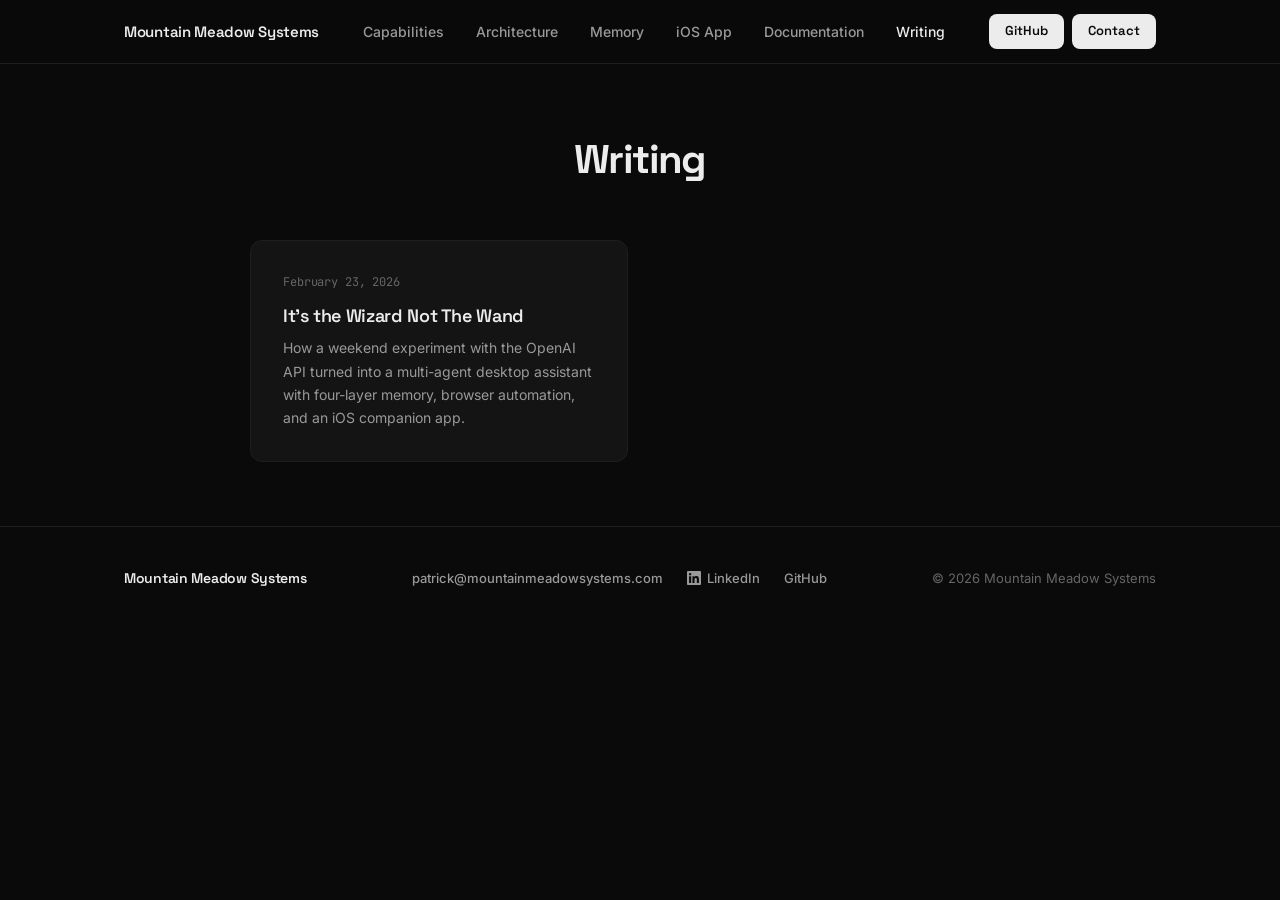
<file: writing.html>
<!DOCTYPE html>
<html lang="en">
<head>
    <meta charset="UTF-8">
    <meta name="viewport" content="width=device-width, initial-scale=1.0">
    <meta name="description" content="Writing — Mountain Meadow Systems. Posts about building Margot, multi-agent AI, and lessons learned.">
    <title>Writing | Margot</title>
    <link rel="icon" type="image/png" href="/favicon.png">
    <link rel="apple-touch-icon" href="/apple-touch-icon.png">
    <link rel="stylesheet" href="styles.css?v=5">
    <link rel="preconnect" href="https://fonts.googleapis.com">
    <link rel="preconnect" href="https://fonts.gstatic.com" crossorigin>
    <link href="https://fonts.googleapis.com/css2?family=Space+Grotesk:wght@500;600;700&family=Inter:wght@400;500;600&family=JetBrains+Mono:wght@400;500&display=swap" rel="stylesheet">
</head>
<body>

    <nav class="navbar">
        <div class="container">
            <a href="/" class="logo">
                <span class="logo-text">Mountain Meadow Systems</span>
            </a>
            <ul class="nav-links">
                <li><a href="/#capabilities">Capabilities</a></li>
                <li><a href="/#architecture">Architecture</a></li>
                <li><a href="/#memory">Memory</a></li>
                <li><a href="/#ios">iOS App</a></li>
                <li><a href="/documentation">Documentation</a></li>
                <li><a href="/writing" class="active">Writing</a></li>
                <li class="nav-mobile-only"><a href="https://github.com/pkidwell22" target="_blank" rel="noopener">GitHub</a></li>
                <li class="nav-mobile-only"><a href="/contact">Contact</a></li>
            </ul>
            <div class="nav-buttons">
                <a href="https://github.com/pkidwell22" target="_blank" rel="noopener" class="btn btn-nav">GitHub</a>
                <a href="/contact" class="btn btn-nav">Contact</a>
            </div>
            <button class="nav-toggle" aria-label="Menu"><span></span><span></span><span></span></button>
        </div>
    </nav>

    <main class="blog-page">
        <div class="container">

            <header class="blog-header">
                <h1>Writing</h1>
            </header>

            <div class="blog-grid">

                <a href="/writing/building-margot" class="blog-card">
                    <span class="blog-card-date">February 23, 2026</span>
                    <h2 class="blog-card-title">It's the Wizard Not The Wand</h2>
                    <p class="blog-card-excerpt">How a weekend experiment with the OpenAI API turned into a multi-agent desktop assistant with four-layer memory, browser automation, and an iOS companion app.</p>
                </a>

            </div>

        </div>
    </main>

    <footer class="footer">
        <div class="container">
            <div class="footer-row">
                <div class="footer-left">
                    <div class="footer-brand">
                        <span>Mountain Meadow Systems</span>
                    </div>
                </div>
                <div class="footer-contact">
                    <a href="mailto:patrick@mountainmeadowsystems.com" class="footer-link">patrick@mountainmeadowsystems.com</a>
                    <a href="https://www.linkedin.com/in/ptkidwell" target="_blank" rel="noopener" class="footer-link footer-linkedin">
                        <svg xmlns="http://www.w3.org/2000/svg" width="14" height="14" viewBox="0 0 24 24" fill="currentColor"><path d="M20.447 20.452h-3.554v-5.569c0-1.328-.027-3.037-1.852-3.037-1.853 0-2.136 1.445-2.136 2.939v5.667H9.351V9h3.414v1.561h.046c.477-.9 1.637-1.85 3.37-1.85 3.601 0 4.267 2.37 4.267 5.455v6.286zM5.337 7.433a2.062 2.062 0 01-2.063-2.065 2.064 2.064 0 112.063 2.065zm1.782 13.019H3.555V9h3.564v11.452zM22.225 0H1.771C.792 0 0 .774 0 1.729v20.542C0 23.227.792 24 1.771 24h20.451C23.2 24 24 23.227 24 22.271V1.729C24 .774 23.2 0 22.222 0h.003z"/></svg>
                        LinkedIn
                    </a>
                    <a href="https://github.com/pkidwell22" target="_blank" rel="noopener" class="footer-link">GitHub</a>
                </div>
                <p class="footer-copy">&copy; 2026 Mountain Meadow Systems</p>
            </div>
        </div>
    </footer>

    <script>document.querySelector('.nav-toggle').addEventListener('click',function(){document.querySelector('.navbar').classList.toggle('open')});</script>
</body>
</html>
</file>
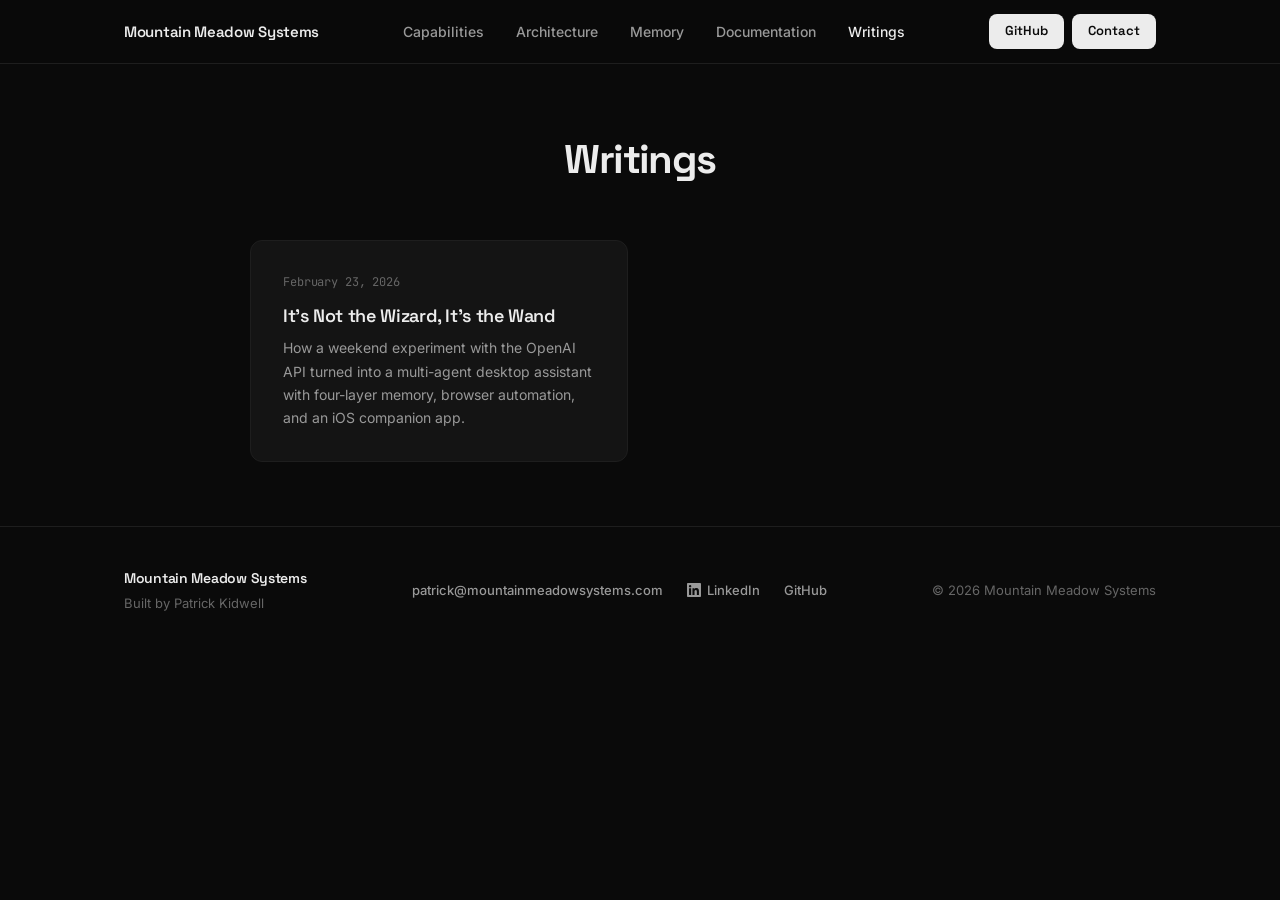
<file: writings.html>
<!DOCTYPE html>
<html lang="en">
<head>
    <meta charset="UTF-8">
    <meta name="viewport" content="width=device-width, initial-scale=1.0">
    <meta name="description" content="Writings — Mountain Meadow Systems. Posts about building Margot, multi-agent AI, and lessons learned.">
    <title>Writings | Margot</title>
    <link rel="icon" type="image/png" href="/favicon.png">
    <link rel="apple-touch-icon" href="/apple-touch-icon.png">
    <link rel="stylesheet" href="styles.css?v=4">
    <link rel="preconnect" href="https://fonts.googleapis.com">
    <link rel="preconnect" href="https://fonts.gstatic.com" crossorigin>
    <link href="https://fonts.googleapis.com/css2?family=Space+Grotesk:wght@500;600;700&family=Inter:wght@400;500;600&family=JetBrains+Mono:wght@400;500&display=swap" rel="stylesheet">
</head>
<body>

    <nav class="navbar">
        <div class="container">
            <a href="/" class="logo">
                <span class="logo-text">Mountain Meadow Systems</span>
            </a>
            <ul class="nav-links">
                <li><a href="/#capabilities">Capabilities</a></li>
                <li><a href="/#architecture">Architecture</a></li>
                <li><a href="/#memory">Memory</a></li>
                <li><a href="/documentation">Documentation</a></li>
                <li><a href="/writings" class="active">Writings</a></li>
                <li class="nav-mobile-only"><a href="https://github.com/pkidwell22" target="_blank" rel="noopener">GitHub</a></li>
                <li class="nav-mobile-only"><a href="/contact">Contact</a></li>
            </ul>
            <div class="nav-buttons">
                <a href="https://github.com/pkidwell22" target="_blank" rel="noopener" class="btn btn-nav">GitHub</a>
                <a href="/contact" class="btn btn-nav">Contact</a>
            </div>
            <button class="nav-toggle" aria-label="Menu"><span></span><span></span><span></span></button>
        </div>
    </nav>

    <main class="blog-page">
        <div class="container">

            <header class="blog-header">
                <h1>Writings</h1>
            </header>

            <div class="blog-grid">

                <a href="/writings/building-margot" class="blog-card">
                    <span class="blog-card-date">February 23, 2026</span>
                    <h2 class="blog-card-title">It's Not the Wizard, It's the Wand</h2>
                    <p class="blog-card-excerpt">How a weekend experiment with the OpenAI API turned into a multi-agent desktop assistant with four-layer memory, browser automation, and an iOS companion app.</p>
                </a>

            </div>

        </div>
    </main>

    <footer class="footer">
        <div class="container">
            <div class="footer-row">
                <div class="footer-left">
                    <div class="footer-brand">
                        <span>Mountain Meadow Systems</span>
                    </div>
                    <p class="footer-byline">Built by Patrick Kidwell</p>
                </div>
                <div class="footer-contact">
                    <a href="mailto:patrick@mountainmeadowsystems.com" class="footer-link">patrick@mountainmeadowsystems.com</a>
                    <a href="https://www.linkedin.com/in/ptkidwell" target="_blank" rel="noopener" class="footer-link footer-linkedin">
                        <svg xmlns="http://www.w3.org/2000/svg" width="14" height="14" viewBox="0 0 24 24" fill="currentColor"><path d="M20.447 20.452h-3.554v-5.569c0-1.328-.027-3.037-1.852-3.037-1.853 0-2.136 1.445-2.136 2.939v5.667H9.351V9h3.414v1.561h.046c.477-.9 1.637-1.85 3.37-1.85 3.601 0 4.267 2.37 4.267 5.455v6.286zM5.337 7.433a2.062 2.062 0 01-2.063-2.065 2.064 2.064 0 112.063 2.065zm1.782 13.019H3.555V9h3.564v11.452zM22.225 0H1.771C.792 0 0 .774 0 1.729v20.542C0 23.227.792 24 1.771 24h20.451C23.2 24 24 23.227 24 22.271V1.729C24 .774 23.2 0 22.222 0h.003z"/></svg>
                        LinkedIn
                    </a>
                    <a href="https://github.com/pkidwell22" target="_blank" rel="noopener" class="footer-link">GitHub</a>
                </div>
                <p class="footer-copy">&copy; 2026 Mountain Meadow Systems</p>
            </div>
        </div>
    </footer>

    <script>document.querySelector('.nav-toggle').addEventListener('click',function(){document.querySelector('.navbar').classList.toggle('open')});</script>
</body>
</html>
</file>
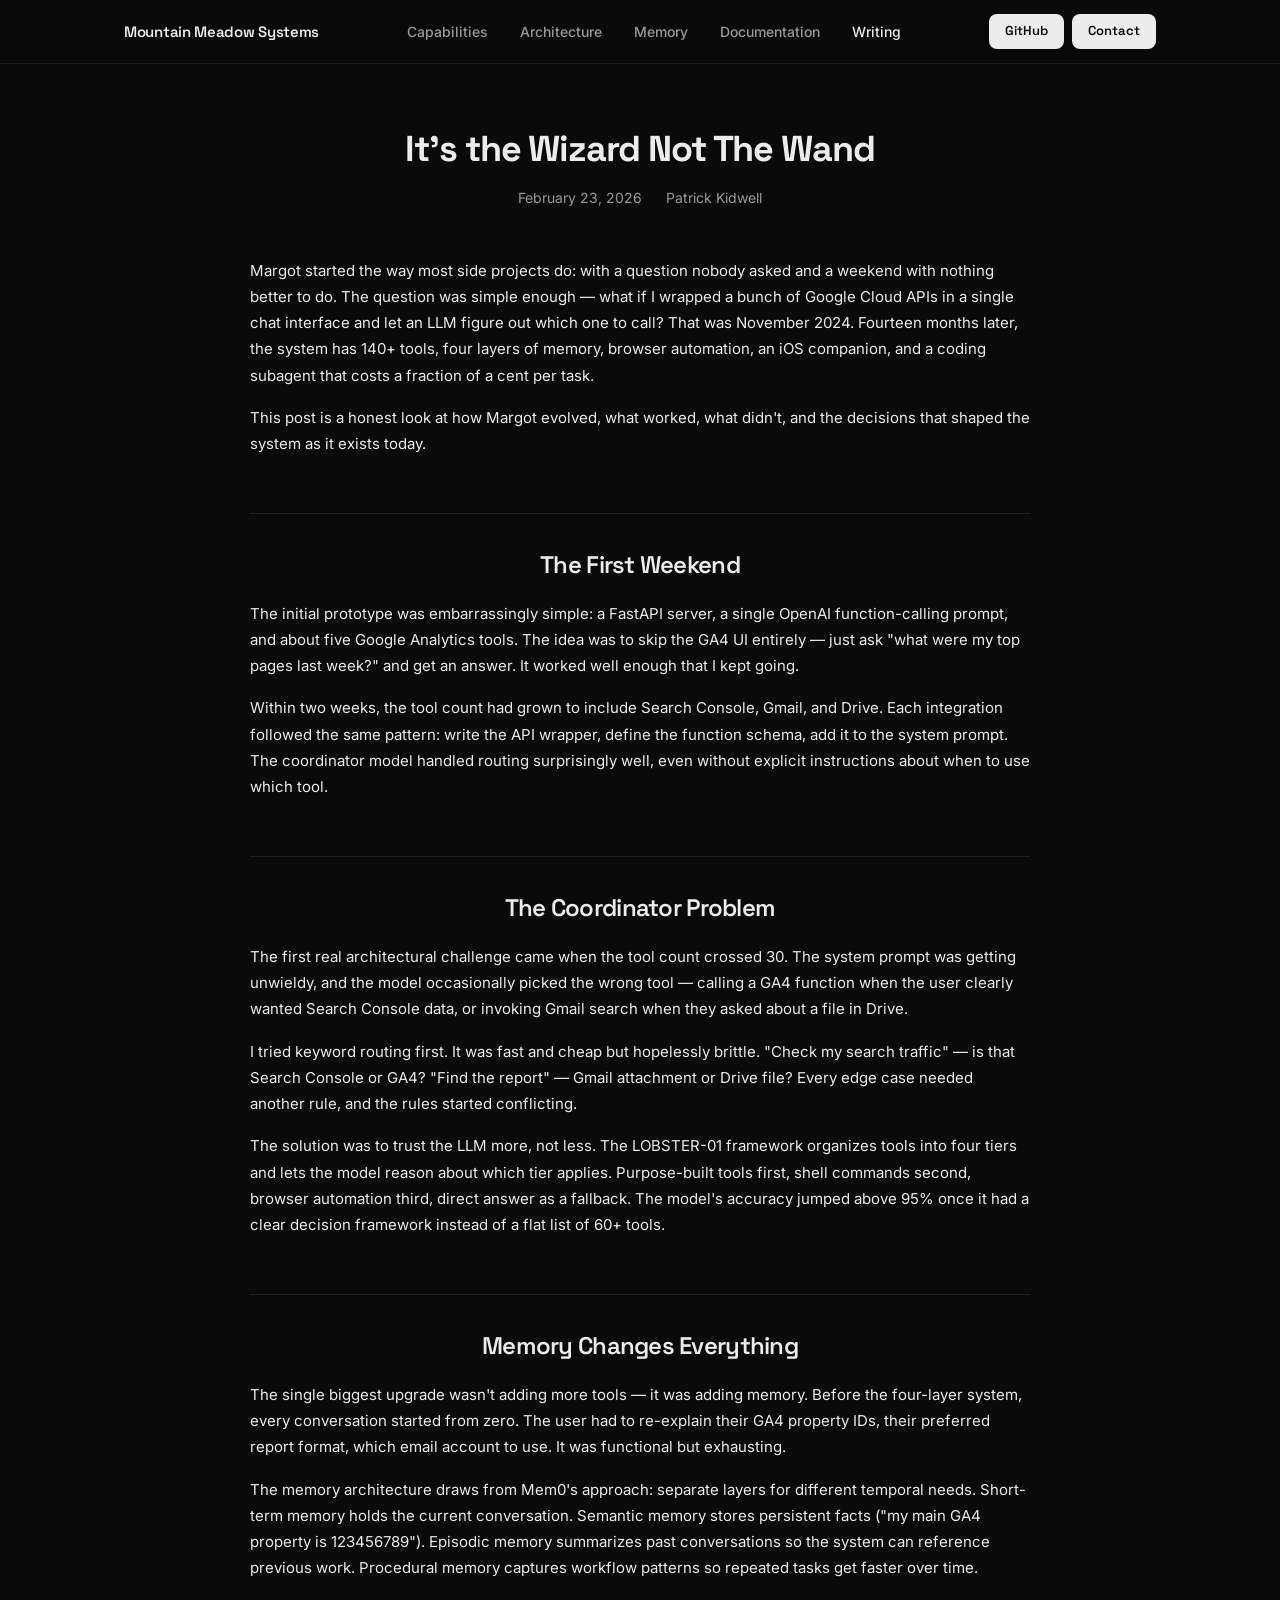
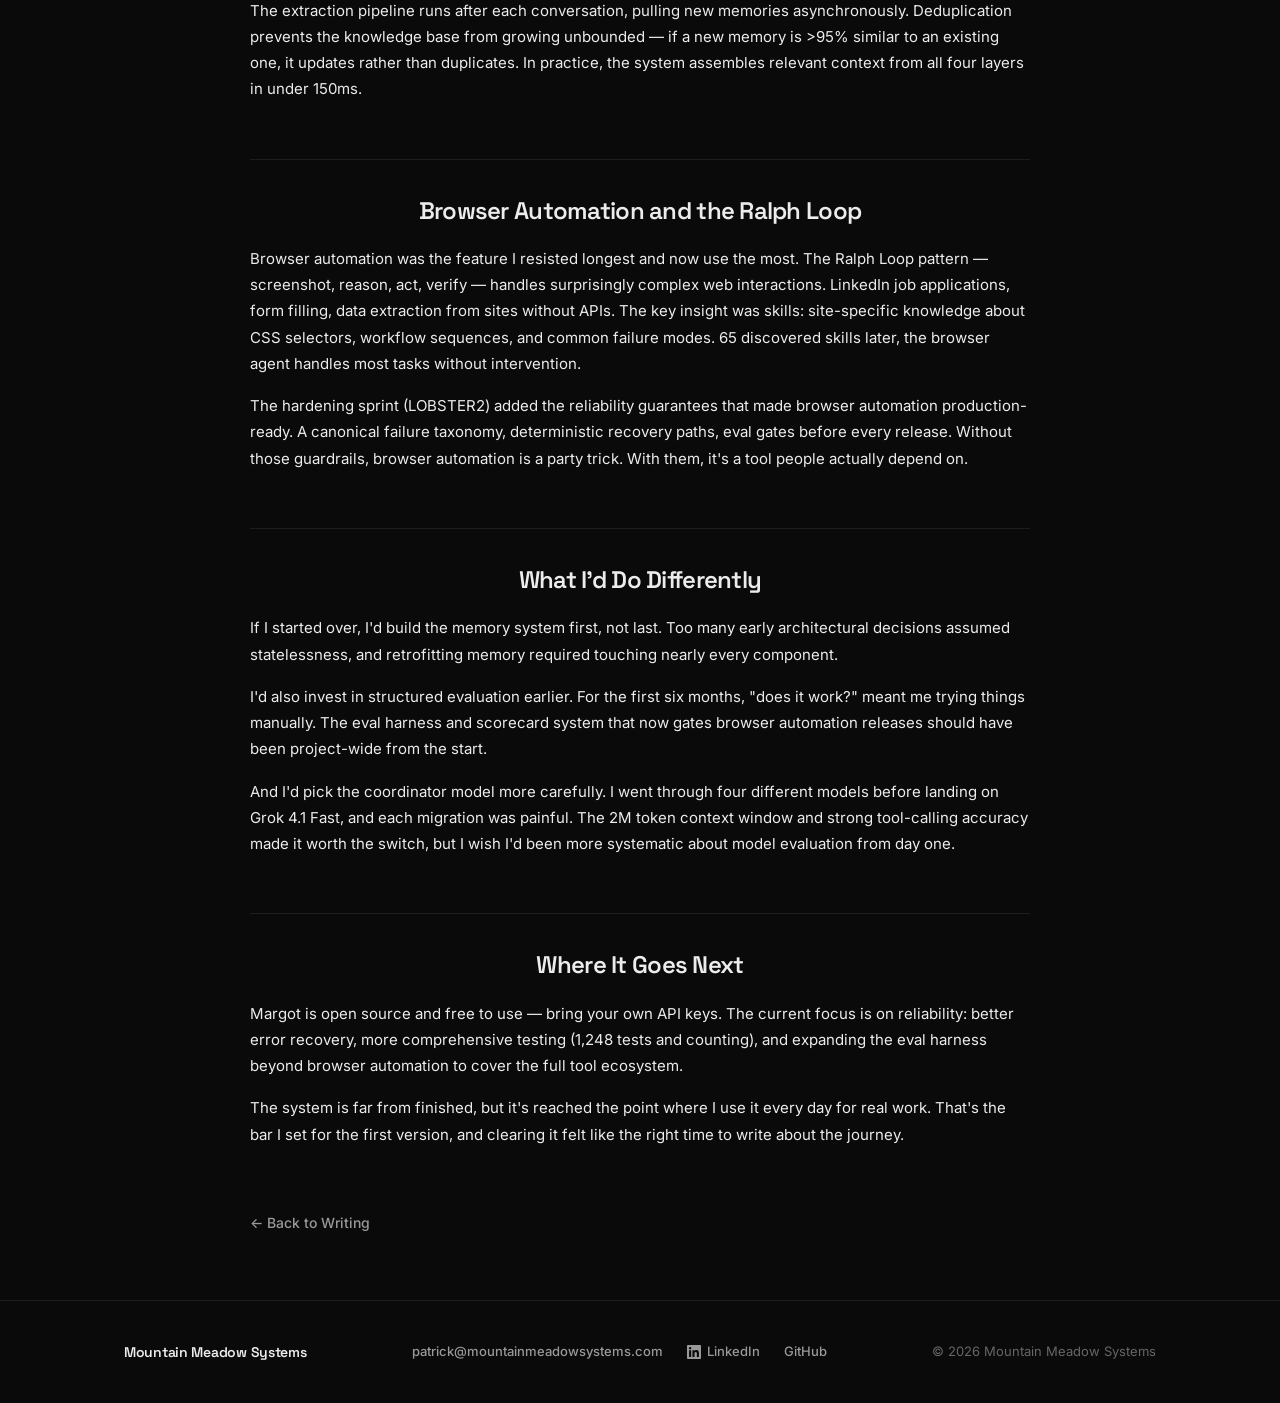
<file: writing/building-margot.html>
<!DOCTYPE html>
<html lang="en">
<head>
    <meta charset="UTF-8">
    <meta name="viewport" content="width=device-width, initial-scale=1.0">
    <meta name="description" content="How a weekend experiment with the OpenAI API turned into Margot — a multi-agent AI desktop assistant with 140+ tools and four-layer memory.">
    <title>It's the Wizard Not The Wand | Margot</title>
    <link rel="icon" type="image/png" href="/favicon.png">
    <link rel="apple-touch-icon" href="/apple-touch-icon.png">
    <link rel="stylesheet" href="/styles.css?v=5">
    <link rel="preconnect" href="https://fonts.googleapis.com">
    <link rel="preconnect" href="https://fonts.gstatic.com" crossorigin>
    <link href="https://fonts.googleapis.com/css2?family=Space+Grotesk:wght@500;600;700&family=Inter:wght@400;500;600&family=JetBrains+Mono:wght@400;500&display=swap" rel="stylesheet">
</head>
<body>

    <nav class="navbar">
        <div class="container">
            <a href="/" class="logo">
                <span class="logo-text">Mountain Meadow Systems</span>
            </a>
            <ul class="nav-links">
                <li><a href="/#capabilities">Capabilities</a></li>
                <li><a href="/#architecture">Architecture</a></li>
                <li><a href="/#memory">Memory</a></li>
                <li><a href="/documentation">Documentation</a></li>
                <li><a href="/writing" class="active">Writing</a></li>
                <li class="nav-mobile-only"><a href="https://github.com/pkidwell22" target="_blank" rel="noopener">GitHub</a></li>
                <li class="nav-mobile-only"><a href="/contact">Contact</a></li>
            </ul>
            <div class="nav-buttons">
                <a href="https://github.com/pkidwell22" target="_blank" rel="noopener" class="btn btn-nav">GitHub</a>
                <a href="/contact" class="btn btn-nav">Contact</a>
            </div>
            <button class="nav-toggle" aria-label="Menu"><span></span><span></span><span></span></button>
        </div>
    </nav>

    <main class="blog-page">
        <div class="container">

            <header class="post-header">
                <h1>It's the Wizard Not The Wand</h1>
                <div class="post-meta">
                    <span>February 23, 2026</span>
                    <span>Patrick Kidwell</span>
                </div>
            </header>

            <article class="paper-content">

                <p>Margot started the way most side projects do: with a question nobody asked and a weekend with nothing better to do. The question was simple enough — what if I wrapped a bunch of Google Cloud APIs in a single chat interface and let an LLM figure out which one to call? That was November 2024. Fourteen months later, the system has 140+ tools, four layers of memory, browser automation, an iOS companion, and a coding subagent that costs a fraction of a cent per task.</p>

                <p>This post is a honest look at how Margot evolved, what worked, what didn't, and the decisions that shaped the system as it exists today.</p>

                <h2>The First Weekend</h2>

                <p>The initial prototype was embarrassingly simple: a FastAPI server, a single OpenAI function-calling prompt, and about five Google Analytics tools. The idea was to skip the GA4 UI entirely — just ask "what were my top pages last week?" and get an answer. It worked well enough that I kept going.</p>

                <p>Within two weeks, the tool count had grown to include Search Console, Gmail, and Drive. Each integration followed the same pattern: write the API wrapper, define the function schema, add it to the system prompt. The coordinator model handled routing surprisingly well, even without explicit instructions about when to use which tool.</p>

                <h2>The Coordinator Problem</h2>

                <p>The first real architectural challenge came when the tool count crossed 30. The system prompt was getting unwieldy, and the model occasionally picked the wrong tool — calling a GA4 function when the user clearly wanted Search Console data, or invoking Gmail search when they asked about a file in Drive.</p>

                <p>I tried keyword routing first. It was fast and cheap but hopelessly brittle. "Check my search traffic" — is that Search Console or GA4? "Find the report" — Gmail attachment or Drive file? Every edge case needed another rule, and the rules started conflicting.</p>

                <p>The solution was to trust the LLM more, not less. The LOBSTER-01 framework organizes tools into four tiers and lets the model reason about which tier applies. Purpose-built tools first, shell commands second, browser automation third, direct answer as a fallback. The model's accuracy jumped above 95% once it had a clear decision framework instead of a flat list of 60+ tools.</p>

                <h2>Memory Changes Everything</h2>

                <p>The single biggest upgrade wasn't adding more tools — it was adding memory. Before the four-layer system, every conversation started from zero. The user had to re-explain their GA4 property IDs, their preferred report format, which email account to use. It was functional but exhausting.</p>

                <p>The memory architecture draws from Mem0's approach: separate layers for different temporal needs. Short-term memory holds the current conversation. Semantic memory stores persistent facts ("my main GA4 property is 123456789"). Episodic memory summarizes past conversations so the system can reference previous work. Procedural memory captures workflow patterns so repeated tasks get faster over time.</p>

                <p>The extraction pipeline runs after each conversation, pulling new memories asynchronously. Deduplication prevents the knowledge base from growing unbounded — if a new memory is >95% similar to an existing one, it updates rather than duplicates. In practice, the system assembles relevant context from all four layers in under 150ms.</p>

                <h2>Browser Automation and the Ralph Loop</h2>

                <p>Browser automation was the feature I resisted longest and now use the most. The Ralph Loop pattern — screenshot, reason, act, verify — handles surprisingly complex web interactions. LinkedIn job applications, form filling, data extraction from sites without APIs. The key insight was skills: site-specific knowledge about CSS selectors, workflow sequences, and common failure modes. 65 discovered skills later, the browser agent handles most tasks without intervention.</p>

                <p>The hardening sprint (LOBSTER2) added the reliability guarantees that made browser automation production-ready. A canonical failure taxonomy, deterministic recovery paths, eval gates before every release. Without those guardrails, browser automation is a party trick. With them, it's a tool people actually depend on.</p>

                <h2>What I'd Do Differently</h2>

                <p>If I started over, I'd build the memory system first, not last. Too many early architectural decisions assumed statelessness, and retrofitting memory required touching nearly every component.</p>

                <p>I'd also invest in structured evaluation earlier. For the first six months, "does it work?" meant me trying things manually. The eval harness and scorecard system that now gates browser automation releases should have been project-wide from the start.</p>

                <p>And I'd pick the coordinator model more carefully. I went through four different models before landing on Grok 4.1 Fast, and each migration was painful. The 2M token context window and strong tool-calling accuracy made it worth the switch, but I wish I'd been more systematic about model evaluation from day one.</p>

                <h2>Where It Goes Next</h2>

                <p>Margot is open source and free to use — bring your own API keys. The current focus is on reliability: better error recovery, more comprehensive testing (1,248 tests and counting), and expanding the eval harness beyond browser automation to cover the full tool ecosystem.</p>

                <p>The system is far from finished, but it's reached the point where I use it every day for real work. That's the bar I set for the first version, and clearing it felt like the right time to write about the journey.</p>

                <a href="/writing" class="post-back">&larr; Back to Writing</a>

            </article>

        </div>
    </main>

    <footer class="footer">
        <div class="container">
            <div class="footer-row">
                <div class="footer-left">
                    <div class="footer-brand">
                        <span>Mountain Meadow Systems</span>
                    </div>
                </div>
                <div class="footer-contact">
                    <a href="mailto:patrick@mountainmeadowsystems.com" class="footer-link">patrick@mountainmeadowsystems.com</a>
                    <a href="https://www.linkedin.com/in/ptkidwell" target="_blank" rel="noopener" class="footer-link footer-linkedin">
                        <svg xmlns="http://www.w3.org/2000/svg" width="14" height="14" viewBox="0 0 24 24" fill="currentColor"><path d="M20.447 20.452h-3.554v-5.569c0-1.328-.027-3.037-1.852-3.037-1.853 0-2.136 1.445-2.136 2.939v5.667H9.351V9h3.414v1.561h.046c.477-.9 1.637-1.85 3.37-1.85 3.601 0 4.267 2.37 4.267 5.455v6.286zM5.337 7.433a2.062 2.062 0 01-2.063-2.065 2.064 2.064 0 112.063 2.065zm1.782 13.019H3.555V9h3.564v11.452zM22.225 0H1.771C.792 0 0 .774 0 1.729v20.542C0 23.227.792 24 1.771 24h20.451C23.2 24 24 23.227 24 22.271V1.729C24 .774 23.2 0 22.222 0h.003z"/></svg>
                        LinkedIn
                    </a>
                    <a href="https://github.com/pkidwell22" target="_blank" rel="noopener" class="footer-link">GitHub</a>
                </div>
                <p class="footer-copy">&copy; 2026 Mountain Meadow Systems</p>
            </div>
        </div>
    </footer>

    <script>document.querySelector('.nav-toggle').addEventListener('click',function(){document.querySelector('.navbar').classList.toggle('open')});</script>
</body>
</html>
</file>
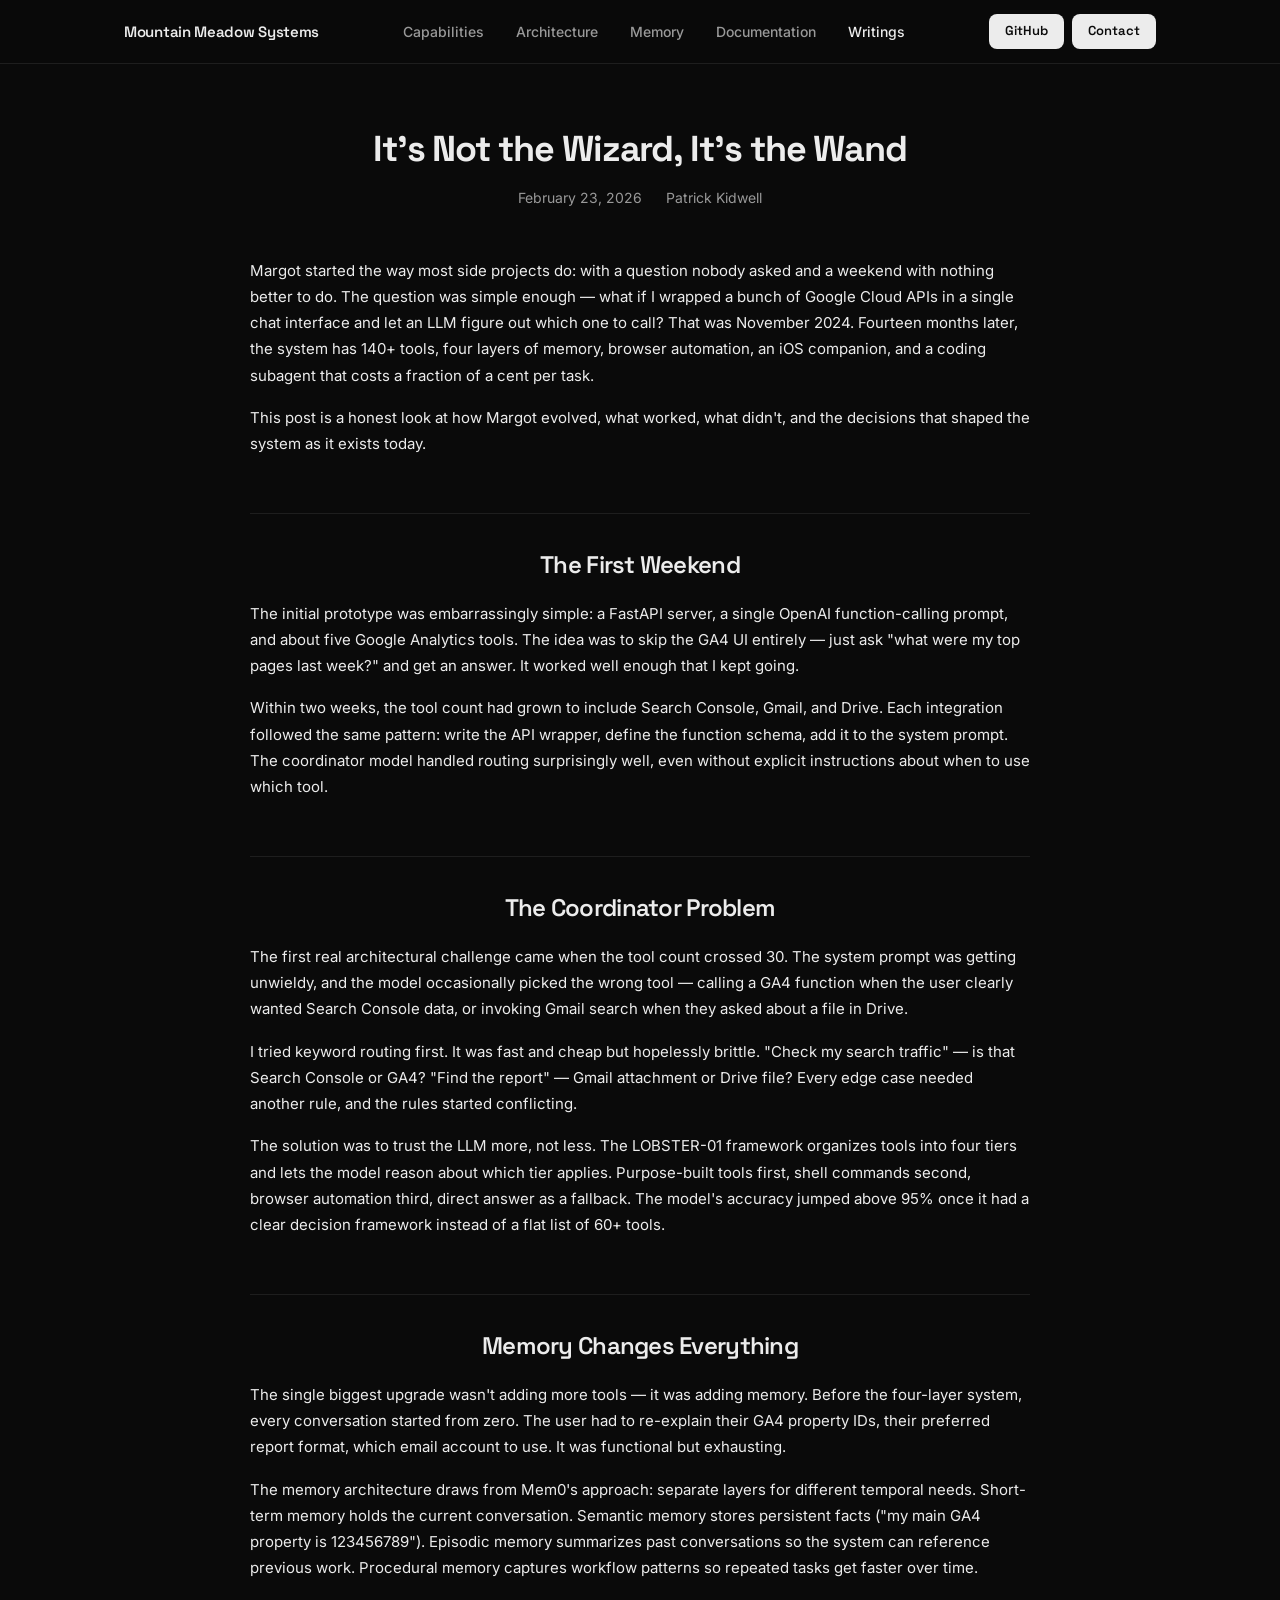
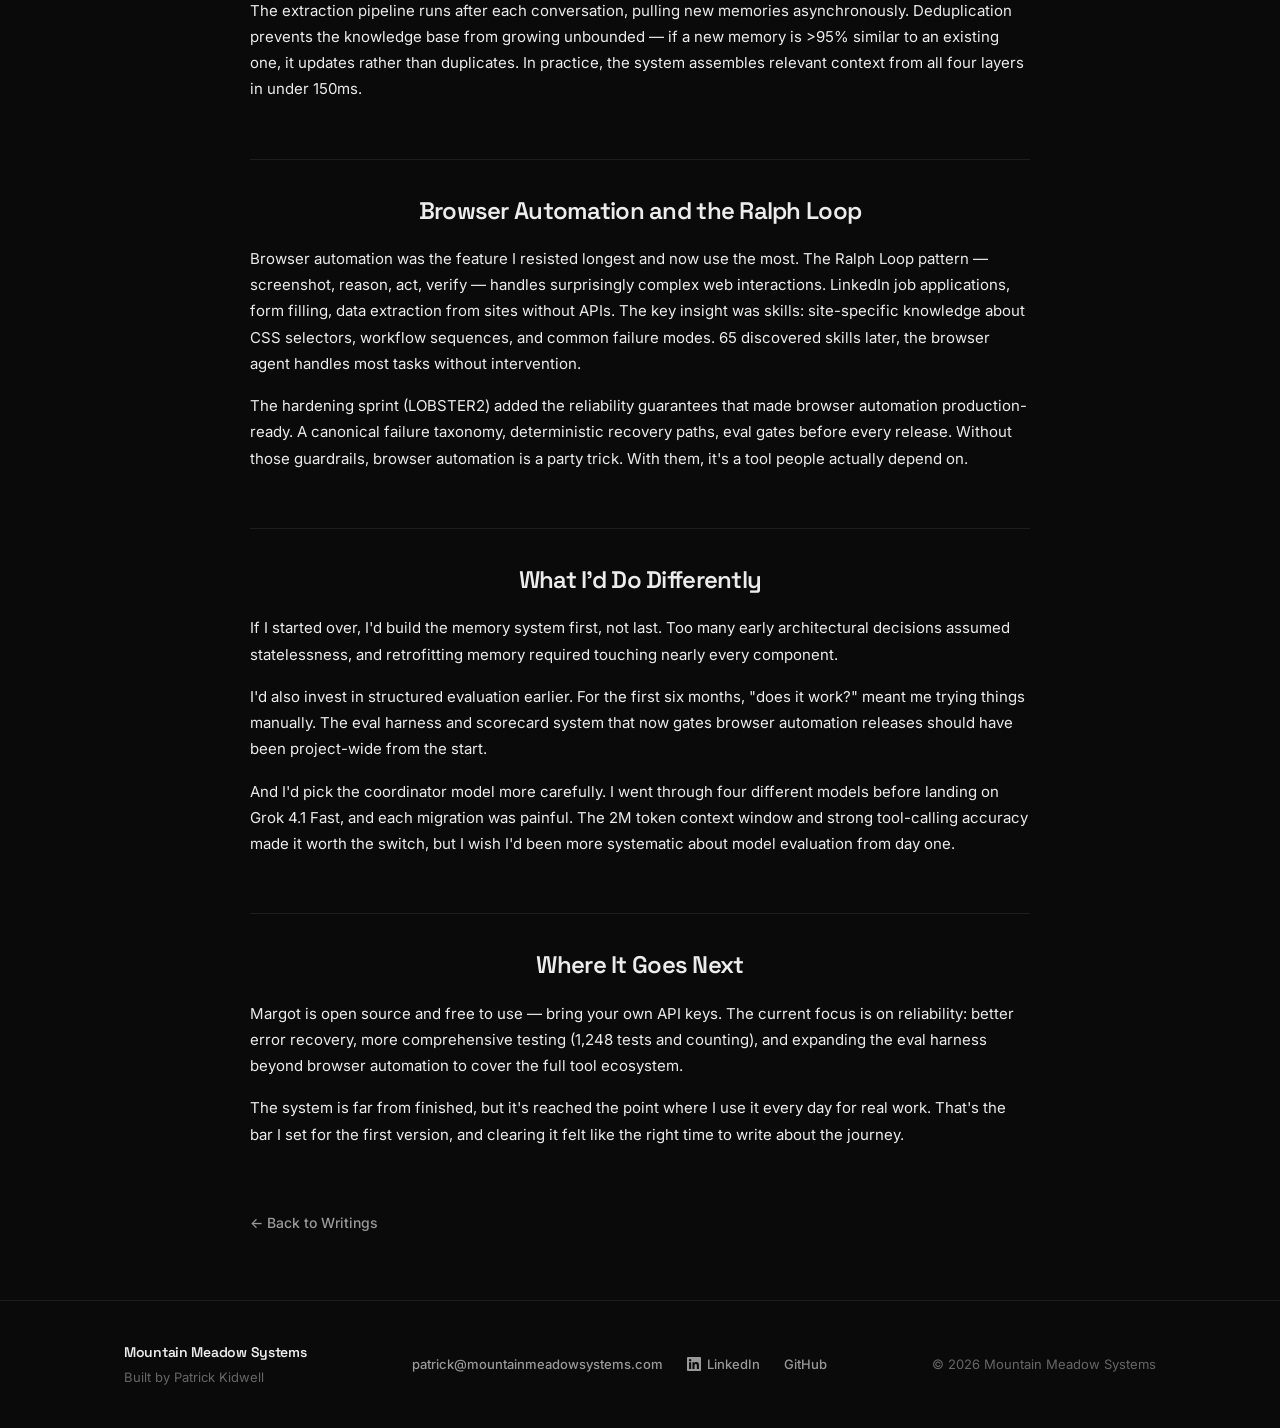
<file: writings/building-margot.html>
<!DOCTYPE html>
<html lang="en">
<head>
    <meta charset="UTF-8">
    <meta name="viewport" content="width=device-width, initial-scale=1.0">
    <meta name="description" content="How a weekend experiment with the OpenAI API turned into Margot — a multi-agent AI desktop assistant with 140+ tools and four-layer memory.">
    <title>It's Not the Wizard, It's the Wand | Margot</title>
    <link rel="icon" type="image/png" href="/favicon.png">
    <link rel="apple-touch-icon" href="/apple-touch-icon.png">
    <link rel="stylesheet" href="/styles.css?v=4">
    <link rel="preconnect" href="https://fonts.googleapis.com">
    <link rel="preconnect" href="https://fonts.gstatic.com" crossorigin>
    <link href="https://fonts.googleapis.com/css2?family=Space+Grotesk:wght@500;600;700&family=Inter:wght@400;500;600&family=JetBrains+Mono:wght@400;500&display=swap" rel="stylesheet">
</head>
<body>

    <nav class="navbar">
        <div class="container">
            <a href="/" class="logo">
                <span class="logo-text">Mountain Meadow Systems</span>
            </a>
            <ul class="nav-links">
                <li><a href="/#capabilities">Capabilities</a></li>
                <li><a href="/#architecture">Architecture</a></li>
                <li><a href="/#memory">Memory</a></li>
                <li><a href="/documentation">Documentation</a></li>
                <li><a href="/writings" class="active">Writings</a></li>
                <li class="nav-mobile-only"><a href="https://github.com/pkidwell22" target="_blank" rel="noopener">GitHub</a></li>
                <li class="nav-mobile-only"><a href="/contact">Contact</a></li>
            </ul>
            <div class="nav-buttons">
                <a href="https://github.com/pkidwell22" target="_blank" rel="noopener" class="btn btn-nav">GitHub</a>
                <a href="/contact" class="btn btn-nav">Contact</a>
            </div>
            <button class="nav-toggle" aria-label="Menu"><span></span><span></span><span></span></button>
        </div>
    </nav>

    <main class="blog-page">
        <div class="container">

            <header class="post-header">
                <h1>It's Not the Wizard, It's the Wand</h1>
                <div class="post-meta">
                    <span>February 23, 2026</span>
                    <span>Patrick Kidwell</span>
                </div>
            </header>

            <article class="paper-content">

                <p>Margot started the way most side projects do: with a question nobody asked and a weekend with nothing better to do. The question was simple enough — what if I wrapped a bunch of Google Cloud APIs in a single chat interface and let an LLM figure out which one to call? That was November 2024. Fourteen months later, the system has 140+ tools, four layers of memory, browser automation, an iOS companion, and a coding subagent that costs a fraction of a cent per task.</p>

                <p>This post is a honest look at how Margot evolved, what worked, what didn't, and the decisions that shaped the system as it exists today.</p>

                <h2>The First Weekend</h2>

                <p>The initial prototype was embarrassingly simple: a FastAPI server, a single OpenAI function-calling prompt, and about five Google Analytics tools. The idea was to skip the GA4 UI entirely — just ask "what were my top pages last week?" and get an answer. It worked well enough that I kept going.</p>

                <p>Within two weeks, the tool count had grown to include Search Console, Gmail, and Drive. Each integration followed the same pattern: write the API wrapper, define the function schema, add it to the system prompt. The coordinator model handled routing surprisingly well, even without explicit instructions about when to use which tool.</p>

                <h2>The Coordinator Problem</h2>

                <p>The first real architectural challenge came when the tool count crossed 30. The system prompt was getting unwieldy, and the model occasionally picked the wrong tool — calling a GA4 function when the user clearly wanted Search Console data, or invoking Gmail search when they asked about a file in Drive.</p>

                <p>I tried keyword routing first. It was fast and cheap but hopelessly brittle. "Check my search traffic" — is that Search Console or GA4? "Find the report" — Gmail attachment or Drive file? Every edge case needed another rule, and the rules started conflicting.</p>

                <p>The solution was to trust the LLM more, not less. The LOBSTER-01 framework organizes tools into four tiers and lets the model reason about which tier applies. Purpose-built tools first, shell commands second, browser automation third, direct answer as a fallback. The model's accuracy jumped above 95% once it had a clear decision framework instead of a flat list of 60+ tools.</p>

                <h2>Memory Changes Everything</h2>

                <p>The single biggest upgrade wasn't adding more tools — it was adding memory. Before the four-layer system, every conversation started from zero. The user had to re-explain their GA4 property IDs, their preferred report format, which email account to use. It was functional but exhausting.</p>

                <p>The memory architecture draws from Mem0's approach: separate layers for different temporal needs. Short-term memory holds the current conversation. Semantic memory stores persistent facts ("my main GA4 property is 123456789"). Episodic memory summarizes past conversations so the system can reference previous work. Procedural memory captures workflow patterns so repeated tasks get faster over time.</p>

                <p>The extraction pipeline runs after each conversation, pulling new memories asynchronously. Deduplication prevents the knowledge base from growing unbounded — if a new memory is >95% similar to an existing one, it updates rather than duplicates. In practice, the system assembles relevant context from all four layers in under 150ms.</p>

                <h2>Browser Automation and the Ralph Loop</h2>

                <p>Browser automation was the feature I resisted longest and now use the most. The Ralph Loop pattern — screenshot, reason, act, verify — handles surprisingly complex web interactions. LinkedIn job applications, form filling, data extraction from sites without APIs. The key insight was skills: site-specific knowledge about CSS selectors, workflow sequences, and common failure modes. 65 discovered skills later, the browser agent handles most tasks without intervention.</p>

                <p>The hardening sprint (LOBSTER2) added the reliability guarantees that made browser automation production-ready. A canonical failure taxonomy, deterministic recovery paths, eval gates before every release. Without those guardrails, browser automation is a party trick. With them, it's a tool people actually depend on.</p>

                <h2>What I'd Do Differently</h2>

                <p>If I started over, I'd build the memory system first, not last. Too many early architectural decisions assumed statelessness, and retrofitting memory required touching nearly every component.</p>

                <p>I'd also invest in structured evaluation earlier. For the first six months, "does it work?" meant me trying things manually. The eval harness and scorecard system that now gates browser automation releases should have been project-wide from the start.</p>

                <p>And I'd pick the coordinator model more carefully. I went through four different models before landing on Grok 4.1 Fast, and each migration was painful. The 2M token context window and strong tool-calling accuracy made it worth the switch, but I wish I'd been more systematic about model evaluation from day one.</p>

                <h2>Where It Goes Next</h2>

                <p>Margot is open source and free to use — bring your own API keys. The current focus is on reliability: better error recovery, more comprehensive testing (1,248 tests and counting), and expanding the eval harness beyond browser automation to cover the full tool ecosystem.</p>

                <p>The system is far from finished, but it's reached the point where I use it every day for real work. That's the bar I set for the first version, and clearing it felt like the right time to write about the journey.</p>

                <a href="/writings" class="post-back">&larr; Back to Writings</a>

            </article>

        </div>
    </main>

    <footer class="footer">
        <div class="container">
            <div class="footer-row">
                <div class="footer-left">
                    <div class="footer-brand">
                        <span>Mountain Meadow Systems</span>
                    </div>
                    <p class="footer-byline">Built by Patrick Kidwell</p>
                </div>
                <div class="footer-contact">
                    <a href="mailto:patrick@mountainmeadowsystems.com" class="footer-link">patrick@mountainmeadowsystems.com</a>
                    <a href="https://www.linkedin.com/in/ptkidwell" target="_blank" rel="noopener" class="footer-link footer-linkedin">
                        <svg xmlns="http://www.w3.org/2000/svg" width="14" height="14" viewBox="0 0 24 24" fill="currentColor"><path d="M20.447 20.452h-3.554v-5.569c0-1.328-.027-3.037-1.852-3.037-1.853 0-2.136 1.445-2.136 2.939v5.667H9.351V9h3.414v1.561h.046c.477-.9 1.637-1.85 3.37-1.85 3.601 0 4.267 2.37 4.267 5.455v6.286zM5.337 7.433a2.062 2.062 0 01-2.063-2.065 2.064 2.064 0 112.063 2.065zm1.782 13.019H3.555V9h3.564v11.452zM22.225 0H1.771C.792 0 0 .774 0 1.729v20.542C0 23.227.792 24 1.771 24h20.451C23.2 24 24 23.227 24 22.271V1.729C24 .774 23.2 0 22.222 0h.003z"/></svg>
                        LinkedIn
                    </a>
                    <a href="https://github.com/pkidwell22" target="_blank" rel="noopener" class="footer-link">GitHub</a>
                </div>
                <p class="footer-copy">&copy; 2026 Mountain Meadow Systems</p>
            </div>
        </div>
    </footer>

    <script>document.querySelector('.nav-toggle').addEventListener('click',function(){document.querySelector('.navbar').classList.toggle('open')});</script>
</body>
</html>
</file>
<file: styles.css>
/* Margot — Mountain Meadow Systems
   Dark theme, Anthropic/OpenAI aesthetic.
*/

:root {
  --color-bg: #0a0a0a;
  --color-bg-subtle: #141414;
  --color-text: #ececec;
  --color-text-secondary: #999;
  --color-text-muted: #666;
  --color-accent: #e07a5f;
  --color-accent-hover: #eb8e76;
  --color-dark: #111118;
  --color-dark-surface: #18182a;
  --color-border: #1e1e1e;
  --font-heading: 'Space Grotesk', -apple-system, sans-serif;
  --font-body: 'Inter', -apple-system, BlinkMacSystemFont, sans-serif;
  --font-mono: 'JetBrains Mono', 'SF Mono', Monaco, monospace;
  --radius-sm: 4px;
  --radius-md: 8px;
  --radius-lg: 12px;
}

/* ---- Light Mode ---- */

html.light {
  --color-bg: #ffffff;
  --color-bg-subtle: #f5f5f5;
  --color-text: #1a1a1a;
  --color-text-secondary: #1a1a1a;
  --color-text-muted: #666;
  --color-accent: #c9593e;
  --color-accent-hover: #b04a32;
  --color-dark: #f0f0f0;
  --color-dark-surface: #e8e8e8;
  --color-border: #e0e0e0;
}

html.light .navbar {
  background: rgba(255, 255, 255, 0.88);
}

html.light .video-container {
  border-color: var(--color-border);
  box-shadow: 0 4px 24px rgba(0, 0, 0, 0.08);
}

html.light .agent-row:nth-child(even) {
  background-color: rgba(0, 0, 0, 0.02);
}

html.light .memory h2,
html.light .layer-info h4 {
  color: var(--color-text);
}

html.light .memory .section-desc {
  color: var(--color-text-secondary);
}

html.light .layer-info p {
  color: var(--color-text-muted);
}

html.light .nav-toggle span {
  background-color: var(--color-text);
}

html.light .bento-grid {
  background-color: var(--color-border);
  border-color: var(--color-border);
}

html.light .bento-cell.full {
  background-color: #f0f0f0;
}

html.light .get-access {
  background-color: var(--color-bg);
  color: var(--color-text);
}

html.light .get-access h2 {
  color: var(--color-text);
}

html.light .cta-desc {
  color: var(--color-text-secondary);
}

html.light .cost-pill {
  background: #f0f0f0;
  border-color: var(--color-border);
  color: var(--color-text-secondary);
}

html.light .sys-req {
  color: var(--color-text-muted);
}

html.light .footer {
  border-top-color: var(--color-border);
}

html.light .vp-overlay {
  background: rgba(0, 0, 0, 0.25);
}

html.light .ios-app {
  border-top-color: var(--color-border);
}

html.light .btn-primary {
  background-color: var(--color-text);
  color: #fff;
}

html.light .btn-primary:hover {
  background-color: #333;
}

html.light .btn-nav {
  background-color: var(--color-text);
  color: #fff;
}

html.light .btn-nav:hover {
  background-color: #333;
}

html.light .hero-icon {
  background-color: var(--color-bg-subtle);
}

html.light .hero-icon:hover {
  background-color: var(--color-border);
}

/* ---- Reset ---- */

*,
*::before,
*::after {
  box-sizing: border-box;
  margin: 0;
  padding: 0;
}

html {
  scroll-behavior: smooth;
  -webkit-font-smoothing: antialiased;
  -moz-osx-font-smoothing: grayscale;
}

body {
  font-family: var(--font-body);
  font-size: 1rem;
  line-height: 1.6;
  color: var(--color-text);
  background-color: var(--color-bg);
}

a {
  color: inherit;
  text-decoration: none;
}

img, video {
  max-width: 100%;
  display: block;
}

/* ---- Layout ---- */

.container {
  width: 100%;
  max-width: 1080px;
  margin: 0 auto;
  padding: 0 1.5rem;
}

/* ---- Navbar ---- */

.navbar {
  position: fixed;
  top: 0;
  left: 0;
  right: 0;
  height: 64px;
  background: rgba(10, 10, 10, 0.88);
  backdrop-filter: blur(12px);
  -webkit-backdrop-filter: blur(12px);
  border-bottom: 1px solid var(--color-border);
  z-index: 100;
  transition: box-shadow 200ms ease;
}

.navbar .container {
  display: flex;
  align-items: center;
  justify-content: space-between;
  height: 100%;
}

.logo {
  display: flex;
  align-items: center;
  gap: 0.5rem;
  font-family: var(--font-heading);
  font-weight: 600;
  font-size: 0.9375rem;
  letter-spacing: -0.02em;
  color: var(--color-text);
}

.logo-icon {
  color: var(--color-accent);
  font-size: 1.125rem;
}

.nav-links {
  display: flex;
  list-style: none;
  gap: 2rem;
}

.nav-links a {
  font-size: 0.875rem;
  font-weight: 500;
  color: var(--color-text-secondary);
  transition: color 150ms ease;
}

.nav-links a:hover {
  color: var(--color-text);
}

.nav-buttons {
  display: flex;
  gap: 0.5rem;
}

.nav-mobile-only {
  display: none;
}

.nav-toggle {
  display: none;
  flex-direction: column;
  justify-content: center;
  gap: 5px;
  background: none;
  border: none;
  cursor: pointer;
  padding: 4px;
}

.nav-toggle span {
  display: block;
  width: 20px;
  height: 2px;
  background-color: var(--color-text);
  border-radius: 1px;
  transition: transform 200ms ease, opacity 200ms ease;
}

/* ---- Theme Toggle ---- */

.theme-toggle {
  display: flex;
  align-items: center;
  justify-content: center;
  width: 34px;
  height: 34px;
  background: none;
  border: 1px solid var(--color-border);
  border-radius: var(--radius-md);
  cursor: pointer;
  color: var(--color-text-secondary);
  transition: color 150ms ease, border-color 150ms ease;
}

.theme-toggle:hover {
  color: var(--color-text);
  border-color: var(--color-text-muted);
}

/* ---- Buttons ---- */

.btn {
  display: inline-flex;
  align-items: center;
  justify-content: center;
  font-family: var(--font-heading);
  font-weight: 600;
  border-radius: var(--radius-md);
  border: none;
  cursor: pointer;
  transition: background-color 150ms ease;
  gap: 0.5rem;
}

.btn-primary {
  padding: 0.75rem 1.75rem;
  font-size: 0.9375rem;
  background-color: var(--color-text);
  color: var(--color-bg);
}

.btn-primary:hover {
  background-color: #d4d4d4;
}

.btn-secondary {
  padding: 0.75rem 1.75rem;
  font-size: 0.9375rem;
  background-color: transparent;
  color: var(--color-text);
  border: 1px solid var(--color-border);
}

.btn-secondary:hover {
  background-color: var(--color-bg-subtle);
  border-color: var(--color-text-muted);
}

.btn-nav {
  padding: 0.4375rem 1rem;
  font-size: 0.8125rem;
  background-color: var(--color-text);
  color: var(--color-bg);
}

.btn-nav:hover {
  background-color: #d4d4d4;
}

/* ---- Hero ---- */

.hero {
  position: relative;
  padding: calc(64px + 5.5rem) 0 4rem;
  text-align: center;
}

.hero::before {
  display: none;
}

.hero-icons {
  display: flex;
  justify-content: center;
  gap: 0.75rem;
  margin-bottom: 2rem;
}

.hero-icon {
  display: inline-flex;
  align-items: center;
  gap: 0.5rem;
  padding: 0.5rem 1.25rem;
  border-radius: var(--radius-md);
  border: 1px solid var(--color-border);
  background-color: var(--color-bg-subtle);
  color: var(--color-text);
  font-family: var(--font-heading);
  font-size: 0.8125rem;
  font-weight: 600;
  transition: border-color 150ms ease, background-color 150ms ease;
}

.hero-icon:hover {
  border-color: var(--color-text-muted);
  background-color: var(--color-border);
}

.hero-inner {
  position: relative;
  max-width: 620px;
  margin: 0 auto;
}

.hero h1 {
  font-family: var(--font-heading);
  font-size: 3.5rem;
  font-weight: 700;
  letter-spacing: -0.04em;
  line-height: 1.1;
  margin-bottom: 1.25rem;
}

.hero .version {
  font-weight: 500;
  font-size: 1.125rem;
  color: var(--color-text-secondary);
  vertical-align: super;
  letter-spacing: -0.01em;
}

.tagline {
  font-size: 1.25rem;
  color: var(--color-text);
  font-weight: 500;
  line-height: 1.45;
  margin-bottom: 1rem;
}

.hero-desc {
  font-size: 0.9375rem;
  color: var(--color-text-secondary);
  line-height: 1.7;
  margin-bottom: 2.25rem;
}

.hero-cta-row {
  display: flex;
  gap: 0.75rem;
  justify-content: center;
}

.hero .btn-primary {
  margin-bottom: 0;
}

.hero-contact {
  display: flex;
  align-items: center;
  justify-content: center;
  gap: 1.5rem;
  margin-top: 1.5rem;
}

.hero-contact-link {
  font-size: 0.8125rem;
  font-weight: 500;
  color: var(--color-text-secondary);
  transition: color 150ms ease;
}

.hero-contact-link:hover {
  color: var(--color-text);
}

.hero-linkedin {
  display: inline-flex;
  align-items: center;
  gap: 0.375rem;
}

/* ---- Video ---- */

.video-section {
  padding: 0 0 5rem;
}

.video-container {
  position: relative;
  max-width: 880px;
  margin: 0 auto;
  border-radius: var(--radius-lg);
  overflow: hidden;
  border: 1px solid rgba(255, 255, 255, 0.1);
  background-color: #000;
  aspect-ratio: 16 / 9;
  box-shadow: 0 4px 24px rgba(0, 0, 0, 0.4);
  cursor: pointer;
}

.video-container video {
  width: 100%;
  height: 100%;
  display: block;
  object-fit: cover;
}

/* Play overlay */
.vp-overlay {
  position: absolute;
  inset: 0;
  display: flex;
  align-items: center;
  justify-content: center;
  background: rgba(0, 0, 0, 0.35);
  border: none;
  cursor: pointer;
  z-index: 2;
  transition: opacity 300ms ease;
}

.vp-overlay.hidden {
  opacity: 0;
  pointer-events: none;
}

.vp-play-icon {
  width: 64px;
  height: 64px;
  color: #fff;
  filter: drop-shadow(0 2px 8px rgba(0, 0, 0, 0.5));
  transition: transform 150ms ease;
}

.vp-overlay:hover .vp-play-icon {
  transform: scale(1.08);
}

/* Controls bar */
.vp-controls {
  position: absolute;
  bottom: 0;
  left: 0;
  right: 0;
  display: flex;
  align-items: center;
  gap: 0.625rem;
  padding: 0.5rem 0.75rem;
  background: linear-gradient(transparent, rgba(0, 0, 0, 0.7));
  z-index: 3;
  opacity: 0;
  transition: opacity 250ms ease;
}

.video-container:hover .vp-controls,
.video-container.vp-paused .vp-controls {
  opacity: 1;
}

.vp-btn {
  display: flex;
  align-items: center;
  justify-content: center;
  background: none;
  border: none;
  color: rgba(255, 255, 255, 0.85);
  cursor: pointer;
  padding: 0.25rem;
  transition: color 150ms ease;
  flex-shrink: 0;
}

.vp-btn:hover {
  color: #fff;
}

.vp-btn svg {
  width: 16px;
  height: 16px;
}

.vp-time {
  font-family: var(--font-mono);
  font-size: 0.6875rem;
  color: rgba(255, 255, 255, 0.6);
  white-space: nowrap;
  flex-shrink: 0;
  letter-spacing: -0.01em;
  min-width: 80px;
}

/* Progress bar */
.vp-progress {
  flex: 1;
  height: 4px;
  background: rgba(255, 255, 255, 0.15);
  border-radius: 2px;
  cursor: pointer;
  position: relative;
  transition: height 150ms ease;
}

.vp-progress:hover {
  height: 6px;
}

.vp-progress-filled {
  height: 100%;
  background-color: var(--color-accent);
  border-radius: 2px;
  width: 0%;
  transition: width 100ms linear;
}

/* ---- Capabilities (Bento Grid) ---- */

.capabilities {
  padding: 5rem 0;
  border-top: 1px solid var(--color-border);
}

.capabilities h2 {
  font-family: var(--font-heading);
  font-size: 1.5rem;
  font-weight: 600;
  letter-spacing: -0.03em;
  margin-bottom: 2rem;
}

.bento-grid {
  display: grid;
  grid-template-columns: repeat(3, 1fr);
  gap: 1px;
  background-color: var(--color-border);
  border: 1px solid var(--color-border);
  border-radius: var(--radius-lg);
  overflow: hidden;
}

.bento-cell {
  background-color: var(--color-bg);
  padding: 1.75rem 2rem;
}

.bento-cell.wide {
  grid-column: span 2;
}

.bento-cell.full {
  grid-column: 1 / -1;
  background-color: var(--color-bg-subtle);
}

.bento-cell h3 {
  font-family: var(--font-heading);
  font-size: 1rem;
  font-weight: 600;
  letter-spacing: -0.02em;
  margin-bottom: 0.5rem;
  color: var(--color-text);
}

.bento-cell p {
  font-size: 0.875rem;
  color: var(--color-text-secondary);
  line-height: 1.65;
}

/* ---- Architecture ---- */

.architecture {
  padding: 5rem 0;
  border-top: 1px solid var(--color-border);
}

.architecture h2 {
  font-family: var(--font-heading);
  font-size: 1.5rem;
  font-weight: 600;
  letter-spacing: -0.03em;
  margin-bottom: 1rem;
}

.section-desc {
  font-size: 0.9375rem;
  color: var(--color-text-secondary);
  line-height: 1.7;
  max-width: 680px;
  margin-bottom: 2.5rem;
}

/* Model tiers */

.model-tiers {
  margin-bottom: 2.5rem;
}

.model-tier {
  margin-bottom: 1.25rem;
}

.model-tier h4 {
  font-family: var(--font-heading);
  font-size: 0.75rem;
  font-weight: 600;
  text-transform: uppercase;
  letter-spacing: 0.06em;
  color: var(--color-text-muted);
  margin-bottom: 0.625rem;
}

.model-pills {
  display: flex;
  gap: 0.5rem;
  flex-wrap: wrap;
}

.model-pill {
  font-family: var(--font-mono);
  font-size: 0.75rem;
  font-weight: 400;
  padding: 0.375rem 0.875rem;
  border-radius: var(--radius-sm);
  letter-spacing: -0.01em;
}

.model-pill {
  background: var(--color-bg-subtle);
  border: 1px solid var(--color-border);
  color: var(--color-text-secondary);
}

/* Agent rows */

.agent-rows {
  margin-bottom: 2.5rem;
}

.agent-row {
  display: flex;
  align-items: baseline;
  gap: 1.5rem;
  padding: 0.875rem 1rem;
  border-bottom: 1px solid var(--color-border);
}

.agent-row:first-child {
  border-top: 1px solid var(--color-border);
}

.agent-row:nth-child(even) {
  background-color: rgba(255, 255, 255, 0.02);
}

.agent-name {
  font-family: var(--font-heading);
  font-weight: 600;
  font-size: 0.9375rem;
  min-width: 90px;
  letter-spacing: -0.01em;
  color: var(--color-text);
}

.agent-detail {
  font-size: 0.875rem;
  color: var(--color-text-secondary);
  line-height: 1.5;
}

/* Tech stack strip */

.tech-strip {
  display: flex;
  gap: 0.625rem;
  flex-wrap: wrap;
}

.tech-strip span {
  font-family: var(--font-mono);
  font-size: 0.75rem;
  font-weight: 400;
  padding: 0.375rem 0.75rem;
  background: var(--color-bg-subtle);
  border: 1px solid var(--color-border);
  border-radius: var(--radius-sm);
  color: var(--color-text-secondary);
  letter-spacing: -0.01em;
}

/* ---- Memory (dark section) ---- */

.memory {
  padding: 5rem 0;
  background-color: var(--color-bg);
  color: #ececec;
}

.memory h2 {
  font-family: var(--font-heading);
  font-size: 1.5rem;
  font-weight: 600;
  letter-spacing: -0.03em;
  color: #fff;
  margin-bottom: 1rem;
}

.memory .section-desc {
  color: rgba(236, 236, 236, 0.55);
  margin-bottom: 2.5rem;
}

.memory-layers {
  display: flex;
  flex-direction: column;
  gap: 1.75rem;
  max-width: 600px;
}

.memory-layer {
  display: flex;
  align-items: flex-start;
  gap: 1.25rem;
}

.layer-number {
  font-family: var(--font-mono);
  font-size: 0.8125rem;
  font-weight: 500;
  color: var(--color-accent);
  min-width: 28px;
  padding-top: 3px;
}

.layer-info h4 {
  font-family: var(--font-heading);
  font-size: 0.9375rem;
  font-weight: 600;
  margin-bottom: 0.25rem;
  color: #fff;
  letter-spacing: -0.01em;
}

.layer-info p {
  font-size: 0.875rem;
  color: rgba(236, 236, 236, 0.45);
  line-height: 1.6;
}

/* ---- iOS App ---- */

.ios-app {
  padding: 5rem 0;
  border-top: 1px solid var(--color-border);
}

.ios-app h2 {
  font-family: var(--font-heading);
  font-size: 1.5rem;
  font-weight: 600;
  letter-spacing: -0.03em;
  margin-bottom: 1rem;
}

.ios-features {
  display: grid;
  grid-template-columns: repeat(3, 1fr);
  gap: 1.5rem;
  max-width: 780px;
}

.ios-feature h4 {
  font-family: var(--font-heading);
  font-size: 0.9375rem;
  font-weight: 600;
  letter-spacing: -0.01em;
  margin-bottom: 0.375rem;
  color: var(--color-text);
}

.ios-feature p {
  font-size: 0.875rem;
  color: var(--color-text-secondary);
  line-height: 1.6;
}

/* ---- Get Access (CTA) ---- */

.get-access {
  padding: 5rem 0;
  text-align: center;
  border-top: 1px solid var(--color-border);
  background-color: var(--color-bg);
  color: #ececec;
}

.cta-inner {
  max-width: 480px;
  margin: 0 auto;
}

.get-access h2 {
  font-family: var(--font-heading);
  font-size: 1.75rem;
  font-weight: 600;
  letter-spacing: -0.03em;
  margin-bottom: 0.75rem;
}

.cta-desc {
  font-size: 1rem;
  color: var(--color-text-secondary);
  margin-bottom: 1.25rem;
}

.cost-pills {
  display: flex;
  justify-content: center;
  gap: 0.5rem;
  margin-bottom: 2rem;
  flex-wrap: wrap;
}

.cost-pill {
  font-family: var(--font-mono);
  font-size: 0.6875rem;
  font-weight: 400;
  padding: 0.3125rem 0.75rem;
  background: var(--color-bg-subtle);
  border: 1px solid var(--color-border);
  border-radius: var(--radius-sm);
  color: var(--color-text-muted);
  letter-spacing: -0.01em;
}

.btn-gh {
  margin-bottom: 1.5rem;
}

.btn-gh svg {
  flex-shrink: 0;
}

.sys-req {
  font-size: 0.75rem;
  color: var(--color-text-muted);
  font-weight: 500;
}

/* ---- Demo Page ---- */

.demo-page {
  padding: calc(64px + 5rem) 0 5rem;
  min-height: 100vh;
  display: flex;
  align-items: flex-start;
  justify-content: center;
}

.demo-page .container {
  display: flex;
  justify-content: center;
}

.form-card {
  max-width: 480px;
  width: 100%;
  border: 1px solid var(--color-border);
  border-radius: var(--radius-lg);
  padding: 2.5rem;
  background-color: var(--color-bg-subtle);
}

.form-card h1 {
  font-family: var(--font-heading);
  font-size: 1.75rem;
  font-weight: 600;
  letter-spacing: -0.03em;
  margin-bottom: 0.5rem;
  color: var(--color-text);
}

.form-subtitle {
  font-size: 0.9375rem;
  color: var(--color-text-secondary);
  line-height: 1.6;
  margin-bottom: 2rem;
}

.form-group {
  margin-bottom: 1.25rem;
}

.form-label {
  display: block;
  font-family: var(--font-heading);
  font-size: 0.6875rem;
  font-weight: 600;
  text-transform: uppercase;
  letter-spacing: 0.06em;
  color: var(--color-text-muted);
  margin-bottom: 0.5rem;
}

.form-input,
.form-textarea {
  display: block;
  width: 100%;
  -webkit-appearance: none;
  -moz-appearance: none;
  appearance: none;
  font-family: var(--font-body);
  font-size: 0.9375rem;
  color: var(--color-text);
  background-color: var(--color-bg);
  border: 1px solid var(--color-border);
  border-radius: var(--radius-md);
  padding: 0.75rem 0.875rem;
  outline: none;
  transition: border-color 150ms ease;
}

.form-input::placeholder,
.form-textarea::placeholder {
  color: var(--color-text-muted);
  opacity: 1;
}

.form-input:focus,
.form-textarea:focus {
  border-color: var(--color-accent);
}

.form-textarea {
  resize: vertical;
  min-height: 120px;
  line-height: 1.6;
}

.form-submit {
  width: 100%;
  margin-top: 0.75rem;
  padding: 0.875rem 1.75rem;
}

/* ---- Footer ---- */

.footer {
  padding: 2.5rem 0;
  border-top: 1px solid var(--color-border);
}

.footer-row {
  display: flex;
  align-items: center;
  justify-content: space-between;
  gap: 1.5rem;
}

.footer-left {
  display: flex;
  flex-direction: column;
  gap: 0.25rem;
}

.footer-brand {
  display: flex;
  align-items: center;
  gap: 0.5rem;
  font-family: var(--font-heading);
  font-weight: 600;
  font-size: 0.875rem;
  letter-spacing: -0.02em;
  color: var(--color-text);
}

.footer-brand .logo-icon {
  font-size: 1rem;
}

.footer-byline {
  font-size: 0.8125rem;
  color: var(--color-text-muted);
}

.footer-contact {
  display: flex;
  align-items: center;
  gap: 1.5rem;
}

.footer-copy {
  font-size: 0.8125rem;
  color: var(--color-text-muted);
}

.footer-link {
  font-size: 0.8125rem;
  font-weight: 500;
  color: var(--color-text-secondary);
  transition: color 150ms ease;
}

.footer-link:hover {
  color: var(--color-text);
}

.footer-linkedin {
  display: inline-flex;
  align-items: center;
  gap: 0.375rem;
}

/* ---- Responsive: 1024px ---- */

@media (max-width: 1024px) {
  .bento-grid {
    grid-template-columns: repeat(2, 1fr);
  }

  .bento-cell.wide {
    grid-column: span 2;
  }

  .bento-cell.full {
    grid-column: 1 / -1;
  }

  .agent-row {
    flex-direction: column;
    gap: 0.25rem;
  }

  .agent-name {
    min-width: unset;
  }
}

/* ---- Responsive: 768px ---- */

@media (max-width: 768px) {
  .nav-toggle {
    display: flex;
  }

  .nav-links {
    display: none;
    position: fixed;
    top: 64px;
    left: 0;
    right: 0;
    flex-direction: column;
    background: rgba(10, 10, 10, 0.98);
    backdrop-filter: blur(12px);
    -webkit-backdrop-filter: blur(12px);
    border-bottom: 1px solid var(--color-border);
    padding: 0.5rem 1.5rem;
    gap: 0;
    z-index: 99;
  }

  .navbar.open .nav-links {
    display: flex;
  }

  .nav-links li {
    list-style: none;
  }

  .nav-links li a {
    display: block;
    padding: 0.875rem 0;
    border-bottom: 1px solid var(--color-border);
    font-size: 1rem;
    color: var(--color-text-secondary);
  }

  .nav-links li:last-child a {
    border-bottom: none;
  }

  .nav-mobile-only {
    display: list-item;
  }

  .nav-buttons {
    display: none;
  }

  .navbar.open .nav-toggle span:nth-child(1) {
    transform: translateY(7px) rotate(45deg);
  }

  .navbar.open .nav-toggle span:nth-child(2) {
    opacity: 0;
  }

  .navbar.open .nav-toggle span:nth-child(3) {
    transform: translateY(-7px) rotate(-45deg);
  }

  .hero {
    padding: calc(64px + 3.5rem) 0 3rem;
  }

  .hero h1 {
    font-size: 2.5rem;
  }

  .tagline {
    font-size: 1.0625rem;
  }

  .hero-desc {
    font-size: 0.875rem;
  }

  .video-section {
    padding: 0 0 3.5rem;
  }

  .vp-play-icon {
    width: 48px;
    height: 48px;
  }

  .vp-controls {
    gap: 0.5rem;
    padding: 0.375rem 0.625rem;
  }

  .vp-time {
    font-size: 0.625rem;
    min-width: 70px;
  }

  .capabilities,
  .architecture,
  .memory,
  .ios-app,
  .get-access {
    padding: 3.5rem 0;
  }

  .ios-features {
    grid-template-columns: repeat(2, 1fr);
  }

  .hero-cta-row {
    flex-direction: column;
    align-items: center;
  }

  .bento-grid {
    grid-template-columns: 1fr;
  }

  .bento-cell.wide,
  .bento-cell.full {
    grid-column: span 1;
  }

  .tech-strip {
    gap: 0.375rem;
  }

  .tech-strip span {
    font-size: 0.6875rem;
    padding: 0.3125rem 0.625rem;
  }

  .demo-page {
    padding: calc(64px + 2.5rem) 0 3rem;
  }

  .form-card {
    padding: 2rem 1.5rem;
  }

  .footer-row {
    flex-direction: column;
    text-align: center;
    gap: 1rem;
  }

  .footer-left {
    align-items: center;
  }

  .footer-contact {
    flex-direction: column;
    gap: 0.75rem;
  }
}

/* ---- Responsive: 480px ---- */

@media (max-width: 480px) {
  .hero h1 {
    font-size: 2rem;
  }

  .hero .version {
    font-size: 0.875rem;
  }

  .capabilities h2,
  .architecture h2,
  .memory h2,
  .ios-app h2,
  .get-access h2 {
    font-size: 1.25rem;
  }

  .ios-features {
    grid-template-columns: 1fr;
  }

  .bento-cell {
    padding: 1.25rem 1.25rem;
  }

  .section-desc {
    font-size: 0.875rem;
  }

  .cost-pills {
    flex-direction: column;
    align-items: center;
  }
}

/* ---- Paper Page ---- */

.nav-links a.active {
  color: var(--color-text);
}


.paper-page {
  padding: calc(64px + 4rem) 0 4rem;
}

.paper-header {
  max-width: 780px;
  margin: 0 auto 3rem;
  text-align: center;
}

.paper-header h1 {
  font-family: var(--font-heading);
  font-size: 3rem;
  font-weight: 700;
  letter-spacing: 0.12em;
  margin-bottom: 0.5rem;
}

.paper-subtitle {
  font-size: 1.25rem;
  font-weight: 500;
  color: var(--color-text);
  margin-bottom: 1.25rem;
}

.paper-meta {
  display: flex;
  justify-content: center;
  gap: 1.5rem;
  font-size: 0.875rem;
  color: var(--color-text-secondary);
  margin-bottom: 0.5rem;
}

.paper-author {
  display: flex;
  justify-content: center;
  gap: 1.5rem;
  font-size: 0.875rem;
  color: var(--color-text-muted);
}

.paper-content {
  max-width: 780px;
  margin: 0 auto;
}

.paper-content h2 {
  font-family: var(--font-heading);
  font-size: 1.5rem;
  font-weight: 600;
  letter-spacing: -0.03em;
  margin-top: 3.5rem;
  margin-bottom: 1rem;
  padding-top: 2rem;
  border-top: 1px solid var(--color-border);
  text-align: center;
}

.paper-content h2:first-child {
  margin-top: 0;
  padding-top: 0;
  border-top: none;
}

.paper-content h3 {
  font-family: var(--font-heading);
  font-size: 1.125rem;
  font-weight: 600;
  letter-spacing: -0.02em;
  margin-top: 2rem;
  margin-bottom: 0.75rem;
  color: var(--color-text);
  text-align: center;
}

.paper-content h4 {
  font-family: var(--font-heading);
  font-size: 0.9375rem;
  font-weight: 600;
  letter-spacing: -0.01em;
  margin-top: 1.5rem;
  margin-bottom: 0.5rem;
  color: var(--color-text);
  text-align: center;
}

.paper-content p {
  font-size: 0.9375rem;
  color: var(--color-text);
  line-height: 1.75;
  margin-bottom: 1rem;
}

.paper-content strong {
  color: var(--color-text);
  font-weight: 600;
}

.paper-content .table-scroll {
  overflow-x: auto;
  -webkit-overflow-scrolling: touch;
  margin: 1.25rem 0;
}

.paper-content table {
  width: 100%;
  border-collapse: collapse;
  font-size: 0.8125rem;
  background-color: var(--color-bg-subtle);
  border: 1px solid var(--color-border);
  border-radius: var(--radius-md);
  overflow: hidden;
}

.paper-content thead {
  background-color: rgba(255, 255, 255, 0.04);
}

.paper-content th {
  font-family: var(--font-heading);
  font-weight: 600;
  font-size: 0.75rem;
  text-transform: uppercase;
  letter-spacing: 0.04em;
  color: var(--color-text-muted);
  text-align: left;
  padding: 0.75rem 1rem;
  border-bottom: 1px solid var(--color-border);
}

.paper-content td {
  padding: 0.625rem 1rem;
  color: var(--color-text);
  border-bottom: 1px solid var(--color-border);
  line-height: 1.5;
}

.paper-content tr:last-child td {
  border-bottom: none;
}

.paper-content tr:nth-child(even) {
  background-color: rgba(255, 255, 255, 0.02);
}

.paper-footer-meta {
  margin-top: 3.5rem;
  padding-top: 2rem;
  border-top: 1px solid var(--color-border);
  text-align: center;
}

.paper-footer-meta p {
  font-size: 0.8125rem;
  color: var(--color-text-muted);
  margin-bottom: 0.25rem;
}

/* Paper page responsive */

@media (max-width: 768px) {
  .paper-page {
    padding: calc(64px + 2.5rem) 0 3rem;
  }

  .paper-header h1 {
    font-size: 2.25rem;
  }

  .paper-subtitle {
    font-size: 1.0625rem;
  }

  .paper-meta,
  .paper-author {
    flex-direction: column;
    gap: 0.25rem;
  }

  .paper-content h2 {
    font-size: 1.25rem;
    margin-top: 2.5rem;
    padding-top: 1.5rem;
  }

  .paper-content h3 {
    font-size: 1rem;
  }

  .paper-content table {
    min-width: 500px;
  }


}

@media (max-width: 480px) {
  .paper-header h1 {
    font-size: 1.75rem;
    letter-spacing: 0.08em;
  }

  .paper-content p {
    font-size: 0.875rem;
  }

  .paper-content table {
    font-size: 0.75rem;
  }

  .paper-content th,
  .paper-content td {
    padding: 0.5rem 0.75rem;
  }
}

/* ---- Blog Index ---- */

.blog-page {
  padding: calc(64px + 4rem) 0 4rem;
}

.blog-header {
  max-width: 780px;
  margin: 0 auto 3rem;
  text-align: center;
}

.blog-header h1 {
  font-family: var(--font-heading);
  font-size: 2.5rem;
  font-weight: 700;
  letter-spacing: -0.04em;
  margin-bottom: 0.75rem;
}

.blog-header p {
  font-size: 1rem;
  color: var(--color-text-secondary);
  line-height: 1.6;
}

.blog-grid {
  display: grid;
  grid-template-columns: repeat(2, 1fr);
  gap: 1.5rem;
  max-width: 780px;
  margin: 0 auto;
}

.blog-card {
  display: block;
  background-color: var(--color-bg-subtle);
  border: 1px solid var(--color-border);
  border-radius: var(--radius-lg);
  padding: 2rem;
  transition: border-color 200ms ease, background-color 200ms ease;
}

.blog-card:hover {
  border-color: var(--color-text-muted);
  background-color: var(--color-border);
}

.blog-card-date {
  display: block;
  font-family: var(--font-mono);
  font-size: 0.75rem;
  color: var(--color-text-muted);
  margin-bottom: 0.75rem;
  letter-spacing: -0.01em;
}

.blog-card-title {
  font-family: var(--font-heading);
  font-size: 1.125rem;
  font-weight: 600;
  letter-spacing: -0.02em;
  color: var(--color-text);
  margin-bottom: 0.5rem;
  line-height: 1.35;
}

.blog-card-excerpt {
  font-size: 0.875rem;
  color: var(--color-text-secondary);
  line-height: 1.65;
}

/* ---- Blog Post ---- */

.post-header {
  max-width: 780px;
  margin: 0 auto 3rem;
  text-align: center;
}

.post-header h1 {
  font-family: var(--font-heading);
  font-size: 2.25rem;
  font-weight: 700;
  letter-spacing: -0.03em;
  line-height: 1.2;
  margin-bottom: 1rem;
}

.post-meta {
  display: flex;
  justify-content: center;
  gap: 1.5rem;
  font-size: 0.875rem;
  color: var(--color-text-secondary);
}

.post-back {
  display: inline-block;
  margin-top: 3rem;
  font-size: 0.875rem;
  font-weight: 500;
  color: var(--color-text-secondary);
  transition: color 150ms ease;
}

.post-back:hover {
  color: var(--color-text);
}

/* Blog responsive */

@media (max-width: 768px) {
  .blog-page {
    padding: calc(64px + 2.5rem) 0 3rem;
  }

  .blog-header h1 {
    font-size: 2rem;
  }

  .blog-grid {
    grid-template-columns: 1fr;
  }

  .post-header h1 {
    font-size: 1.75rem;
  }

  .post-meta {
    flex-direction: column;
    gap: 0.25rem;
  }
}

@media (max-width: 480px) {
  .blog-header h1 {
    font-size: 1.75rem;
  }

  .blog-card {
    padding: 1.5rem;
  }

  .post-header h1 {
    font-size: 1.5rem;
  }
}
</file>
